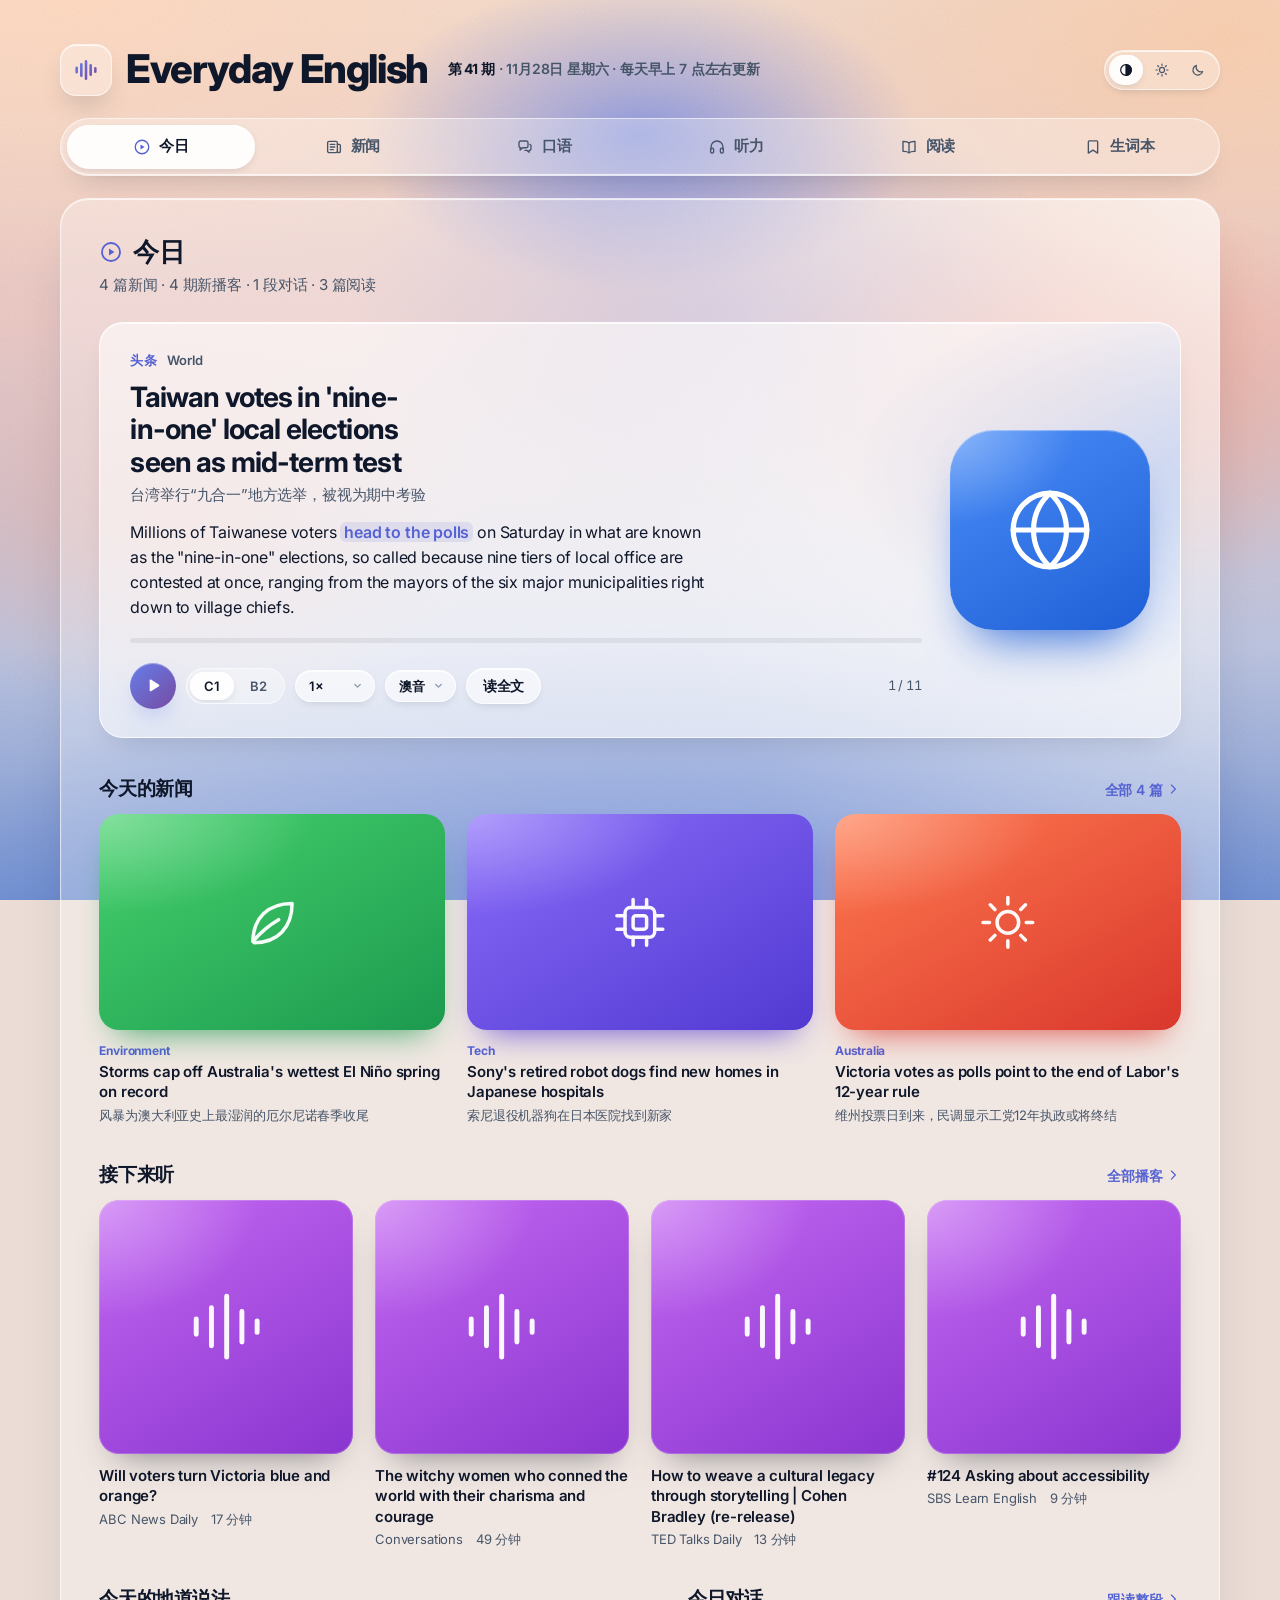
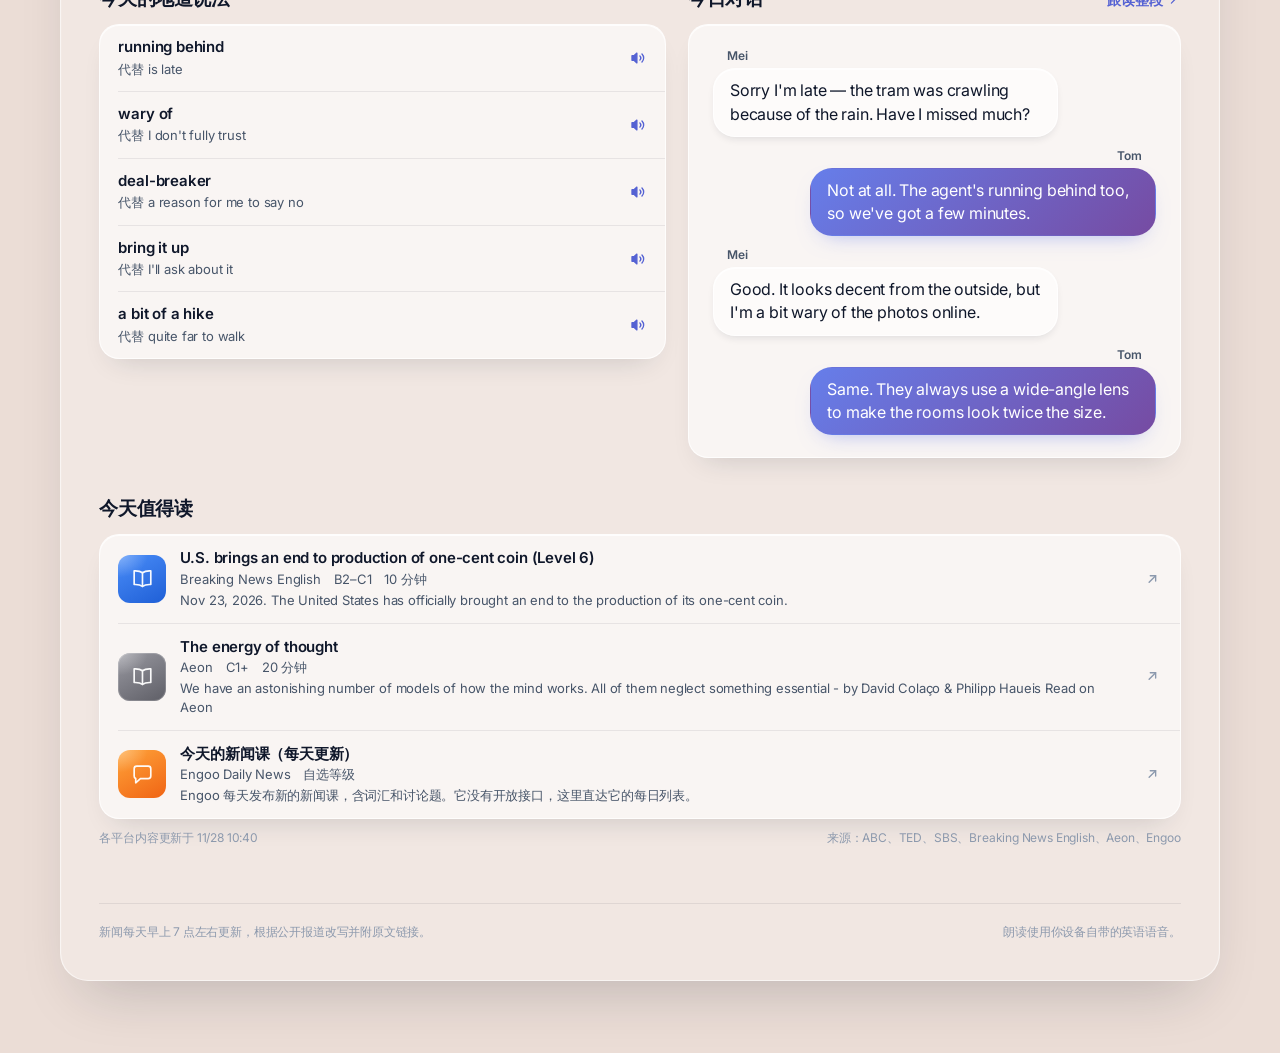
<file: site/index.html>
<!doctype html>
<html lang="zh-CN">
<head>
<meta charset="utf-8">
<meta name="viewport" content="width=device-width,initial-scale=1,viewport-fit=cover">
<title>Everyday English</title>
<meta name="description" content="每天更新的英语练习：分级新闻、地道口语、播客听力、点词阅读和生词本。">
<meta name="theme-color" content="#F2DACD" media="(prefers-color-scheme: light)">
<meta name="theme-color" content="#171428" media="(prefers-color-scheme: dark)">
<link rel="icon" href="assets/icon.svg" type="image/svg+xml">
<script>(function(){var d=document.documentElement,ua=navigator.userAgent||'';
try{var t=localStorage.getItem('ee.theme');if(t==='"light"'||t==='"dark"')d.dataset.theme=JSON.parse(t)}catch(e){}
if(/Windows/.test(ua))d.classList.add('win');
if(!/Mac|iPhone|iPad|iPod/.test(ua)){var l=document.createElement('link');l.rel='preload';l.as='font';l.type='font/woff2';l.crossOrigin='anonymous';l.href='assets/fonts/inter-latin.woff2';document.head.appendChild(l)}})()</script>
<link rel="stylesheet" href="assets/app.css">
<link rel="modulepreload" href="assets/js/main.js">
<link rel="modulepreload" href="assets/js/util.js">
<link rel="modulepreload" href="assets/js/state.js">
<link rel="modulepreload" href="assets/js/data.js">
<link rel="modulepreload" href="assets/js/tts.js">
<link rel="modulepreload" href="assets/js/store.js">
<link rel="modulepreload" href="assets/js/story.js">
<link rel="modulepreload" href="assets/js/audio.js">
<link rel="modulepreload" href="assets/js/popover.js">
<link rel="modulepreload" href="assets/js/rich.js">
<link rel="modulepreload" href="assets/js/content.js">
<link rel="modulepreload" href="assets/js/views/today.js">
<link rel="modulepreload" href="assets/js/views/news.js">
<link rel="modulepreload" href="assets/js/views/speak.js">
<link rel="modulepreload" href="assets/js/views/listen.js">
<link rel="modulepreload" href="assets/js/views/read.js">
<link rel="modulepreload" href="assets/js/views/words.js">
<link rel="preload" href="data/index.json" as="fetch" crossorigin>
<link rel="preload" href="data/feed.json" as="fetch" crossorigin>
</head>
<body>
<div class="bg" aria-hidden="true"></div>
<a class="sr" href="#view">跳到正文</a>
<div class="shell">
  <header class="top">
    <a class="brand" href="#/" aria-label="Everyday English 首页">
      <span class="brand-mark"><svg viewBox="0 0 24 24" aria-hidden="true"><defs><linearGradient id="markGrad" x1="0" y1="0" x2="1" y2="1"><stop offset="0" stop-color="#667EEA"/><stop offset="1" stop-color="#764BA2"/></linearGradient></defs><path d="M4 10v4M8 7v10M12 4.5v15M16 8v8M20 10.5v3"/></svg></span>
      <span class="brand-text">Everyday English</span>
    </a>
    <p class="status" id="status"></p>
    <div class="theme" role="group" aria-label="外观" id="theme"></div>
  </header>
  <nav class="nav" id="nav" aria-label="栏目"></nav>
  <main class="main" id="view" tabindex="-1"></main>
</div>
<div class="mini" id="mini" hidden></div>
<noscript><p style="padding:24px">这个网站需要开启 JavaScript。</p></noscript>
<script type="module" src="assets/js/main.js"></script>
</body>
</html>
</file>
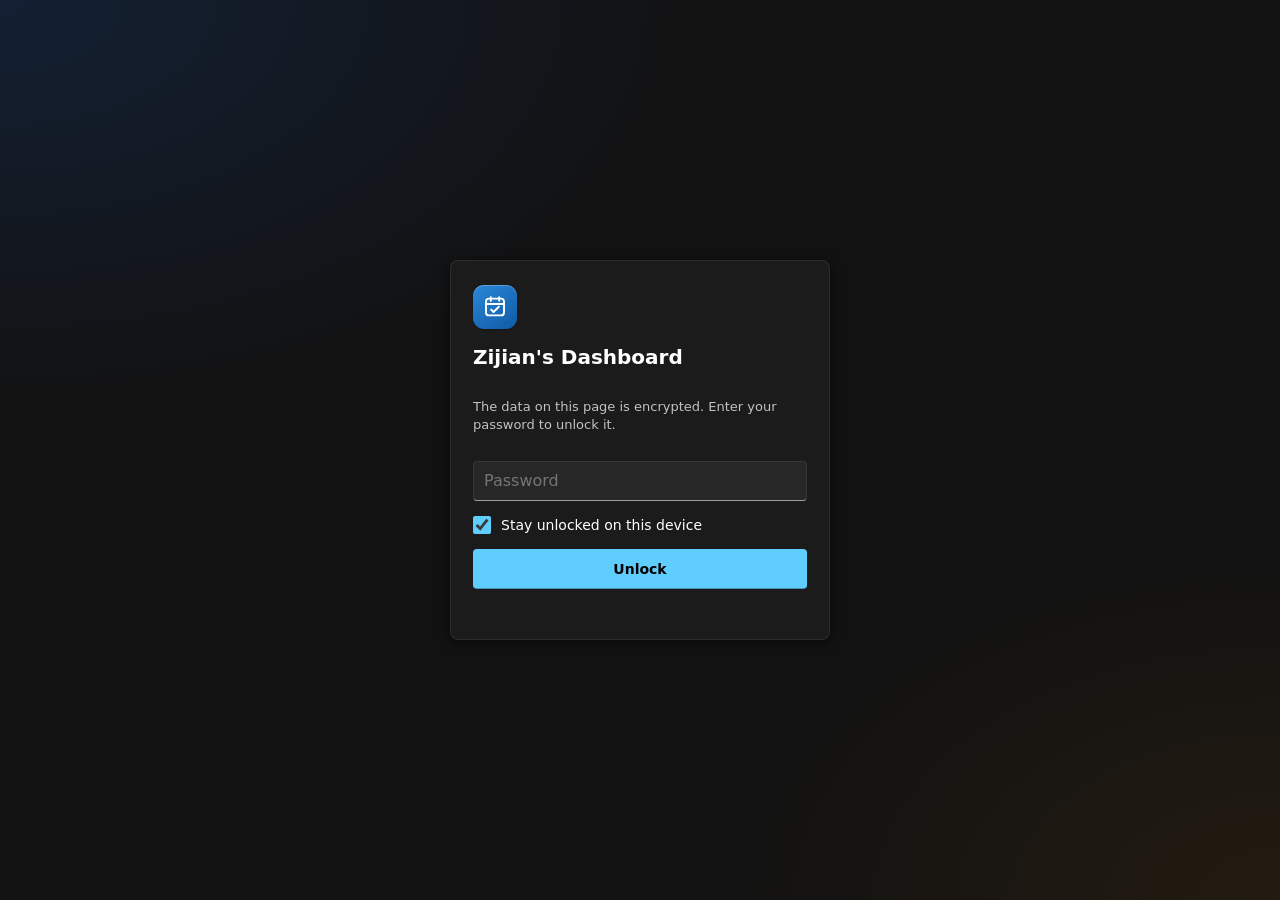
<file: site/dashboard/index.html>
<!doctype html>
<html lang="en">
<head>
<meta charset="utf-8">
<meta name="viewport" content="width=device-width,initial-scale=1,viewport-fit=cover">
<meta name="robots" content="noindex,nofollow">
<title>Zijian's Dashboard</title>
<meta name="theme-color" content="#121212">
<meta name="apple-mobile-web-app-capable" content="yes">
<meta name="mobile-web-app-capable" content="yes">
<meta name="apple-mobile-web-app-status-bar-style" content="black-translucent">
<meta name="apple-mobile-web-app-title" content="Dashboard">
<meta name="format-detection" content="telephone=no">
<link rel="manifest" href="manifest.webmanifest">
<link rel="apple-touch-icon" href="icon-180.png">
<link rel="icon" href="icon-192.png" type="image/png">
<style>:root{box-sizing:border-box;padding-top:env(safe-area-inset-top,0px);padding-bottom:env(safe-area-inset-bottom,0px);padding-left:env(safe-area-inset-left,0px);padding-right:env(safe-area-inset-right,0px)}html{scroll-padding-top:env(safe-area-inset-top,0px)}body{margin:0;padding:0}img{max-width:100%}[hidden]:not([hidden=until-found i]){display:none!important}</style>
</head>
<body>
<style>
/* Layout: a Windows 11 app window. Title bar; four summary tiles (next deadline, departure, semester, AUD rates);
   a full-width 9-week timeline; three working panes (deadlines, itinerary, prep) that scroll inside a one-screen
   grid on desktop and stack on smaller screens. Encoding: solid = real or booked, hollow/dashed = sample or not booked. */
:root{
  --mica:#f3f3f3;
  --tint-a:#dbe6f6;
  --tint-b:#f3e8d6;
  --card:rgba(255,255,255,.72);
  --card-solid:#fbfbfb;
  --card-stroke:rgba(0,0,0,.065);
  --shadow:0 2px 6px rgba(0,0,0,.04),0 1px 2px rgba(0,0,0,.05);
  --layer:#f6f6f6;
  --fill-subtle:rgba(0,0,0,.04);
  --fill-subtle-2:rgba(0,0,0,.025);
  --control:rgba(255,255,255,.75);
  --control-hover:rgba(249,249,249,.6);
  --control-stroke:rgba(0,0,0,.06);
  --control-stroke-2:rgba(0,0,0,.16);
  --ctl-strong:rgba(0,0,0,.6);
  --divider:rgba(0,0,0,.08);
  --text-1:#1b1b1b;
  --text-2:#5c5c5c;
  --text-3:#8a8a8a;
  --accent:#005fb8;
  --accent-hover:#1a6fc0;
  --on-accent:#ffffff;
  --accent-soft:rgba(0,95,184,.09);
  --mark-due:#005fb8;
  --trip:#eda100;
  --trip-wash:rgba(237,161,0,.2);
  --band:rgba(0,0,0,.032);
  --band-2:rgba(0,0,0,.06);
  --success:#0f7b0f; --success-bg:#dff6dd;
  --caution:#9d5d00; --caution-bg:#fff4ce;
  --critical:#c42b1c; --critical-bg:#fde7e9;
  --dot-warn:#e9a100; --dot-serious:#e5712f; --dot-critical:#c42b1c; --dot-good:#0f7b0f;
  --on-status:#ffffff;
  --check:url("data:image/svg+xml,%3Csvg xmlns='http://www.w3.org/2000/svg' viewBox='0 0 20 20'%3E%3Cpath d='M5.5 10.5l3 3 6-7' fill='none' stroke='white' stroke-width='1.8' stroke-linecap='round' stroke-linejoin='round'/%3E%3C/svg%3E");
  --font:"Segoe UI Variable Text","Segoe UI Variable","Segoe UI",system-ui,-apple-system,"Helvetica Neue",sans-serif;
  --font-display:"Segoe UI Variable Display","Segoe UI Variable","Segoe UI",system-ui,-apple-system,"Helvetica Neue",sans-serif;
  --font-mono:"Cascadia Mono","Cascadia Code",Consolas,ui-monospace,"SFMono-Regular",Menlo,monospace;
}
@media (prefers-color-scheme: dark){
  :root:not([data-theme="light"]){
    --mica:#202020; --tint-a:#1a2433; --tint-b:#2a2217;
    --card:rgba(44,44,44,.7); --card-solid:#2b2b2b; --card-stroke:rgba(255,255,255,.075);
    --shadow:0 2px 8px rgba(0,0,0,.28); --layer:#272727;
    --fill-subtle:rgba(255,255,255,.065); --fill-subtle-2:rgba(255,255,255,.04);
    --control:rgba(255,255,255,.06); --control-hover:rgba(255,255,255,.09); --control-stroke:rgba(255,255,255,.07); --control-stroke-2:rgba(255,255,255,.1);
    --ctl-strong:rgba(255,255,255,.55); --divider:rgba(255,255,255,.08);
    --text-1:#ffffff; --text-2:#c5c5c5; --text-3:#8d8d8d;
    --accent:#60cdff; --accent-hover:#5ab9e6; --on-accent:#000000; --accent-soft:rgba(96,205,255,.12);
    --mark-due:#3a96dd; --trip:#c98500; --trip-wash:rgba(201,133,0,.24);
    --band:rgba(255,255,255,.03); --band-2:rgba(255,255,255,.065);
    --success:#6ccb5f; --success-bg:#393d1b; --caution:#fce100; --caution-bg:#433519; --critical:#ff99a4; --critical-bg:#442726;
    --dot-warn:#fce100; --dot-serious:#f7894a; --dot-critical:#ff99a4; --dot-good:#6ccb5f; --on-status:#000000;
    --check:url("data:image/svg+xml,%3Csvg xmlns='http://www.w3.org/2000/svg' viewBox='0 0 20 20'%3E%3Cpath d='M5.5 10.5l3 3 6-7' fill='none' stroke='black' stroke-width='1.8' stroke-linecap='round' stroke-linejoin='round'/%3E%3C/svg%3E");
    color-scheme:dark;
  }
}
:root[data-theme="dark"]{
  --mica:#202020; --tint-a:#1a2433; --tint-b:#2a2217;
  --card:rgba(44,44,44,.7); --card-solid:#2b2b2b; --card-stroke:rgba(255,255,255,.075);
  --shadow:0 2px 8px rgba(0,0,0,.28); --layer:#272727;
  --fill-subtle:rgba(255,255,255,.065); --fill-subtle-2:rgba(255,255,255,.04);
  --control:rgba(255,255,255,.06); --control-hover:rgba(255,255,255,.09); --control-stroke:rgba(255,255,255,.07); --control-stroke-2:rgba(255,255,255,.1);
  --ctl-strong:rgba(255,255,255,.55); --divider:rgba(255,255,255,.08);
  --text-1:#ffffff; --text-2:#c5c5c5; --text-3:#8d8d8d;
  --accent:#60cdff; --accent-hover:#5ab9e6; --on-accent:#000000; --accent-soft:rgba(96,205,255,.12);
  --mark-due:#3a96dd; --trip:#c98500; --trip-wash:rgba(201,133,0,.24);
  --band:rgba(255,255,255,.03); --band-2:rgba(255,255,255,.065);
  --success:#6ccb5f; --success-bg:#393d1b; --caution:#fce100; --caution-bg:#433519; --critical:#ff99a4; --critical-bg:#442726;
  --dot-warn:#fce100; --dot-serious:#f7894a; --dot-critical:#ff99a4; --dot-good:#6ccb5f; --on-status:#000000;
  --check:url("data:image/svg+xml,%3Csvg xmlns='http://www.w3.org/2000/svg' viewBox='0 0 20 20'%3E%3Cpath d='M5.5 10.5l3 3 6-7' fill='none' stroke='black' stroke-width='1.8' stroke-linecap='round' stroke-linejoin='round'/%3E%3C/svg%3E");
  color-scheme:dark;
}
/* The page's own skin wins over the system and viewer theme: dark by default, light on request. */
:root[data-skin="dark"]{
  --mica:#121212; --tint-a:#132033; --tint-b:#231b10;
  --card:rgba(31,31,31,.8); --card-solid:#1f1f1f; --card-stroke:rgba(255,255,255,.075);
  --shadow:0 2px 12px rgba(0,0,0,.5); --layer:#1a1a1a;
  --fill-subtle:rgba(255,255,255,.065); --fill-subtle-2:rgba(255,255,255,.035);
  --control:rgba(255,255,255,.055); --control-hover:rgba(255,255,255,.085); --control-stroke:rgba(255,255,255,.07); --control-stroke-2:rgba(255,255,255,.1);
  --ctl-strong:rgba(255,255,255,.55); --divider:rgba(255,255,255,.075);
  --text-1:#ffffff; --text-2:#c2c2c2; --text-3:#8a8a8a;
  --accent:#60cdff; --accent-hover:#5ab9e6; --on-accent:#000000; --accent-soft:rgba(96,205,255,.12);
  --mark-due:#3a96dd; --trip:#c98500; --trip-wash:rgba(201,133,0,.24);
  --band:rgba(255,255,255,.028); --band-2:rgba(255,255,255,.06);
  --success:#6ccb5f; --success-bg:#2e3318; --caution:#fce100; --caution-bg:#3a2e14; --critical:#ff99a4; --critical-bg:#3d2222;
  --dot-warn:#fce100; --dot-serious:#f7894a; --dot-critical:#ff99a4; --dot-good:#6ccb5f; --on-status:#000000;
  --check:url("data:image/svg+xml,%3Csvg xmlns='http://www.w3.org/2000/svg' viewBox='0 0 20 20'%3E%3Cpath d='M5.5 10.5l3 3 6-7' fill='none' stroke='black' stroke-width='1.8' stroke-linecap='round' stroke-linejoin='round'/%3E%3C/svg%3E");
  color-scheme:dark;
}
:root[data-skin="light"]{
  --mica:#f3f3f3; --tint-a:#dbe6f6; --tint-b:#f3e8d6;
  --card:rgba(255,255,255,.72); --card-solid:#fbfbfb; --card-stroke:rgba(0,0,0,.065);
  --shadow:0 2px 6px rgba(0,0,0,.04),0 1px 2px rgba(0,0,0,.05); --layer:#f6f6f6;
  --fill-subtle:rgba(0,0,0,.04); --fill-subtle-2:rgba(0,0,0,.025);
  --control:rgba(255,255,255,.75); --control-hover:rgba(249,249,249,.6); --control-stroke:rgba(0,0,0,.06); --control-stroke-2:rgba(0,0,0,.16);
  --ctl-strong:rgba(0,0,0,.6); --divider:rgba(0,0,0,.08);
  --text-1:#1b1b1b; --text-2:#5c5c5c; --text-3:#8a8a8a;
  --accent:#005fb8; --accent-hover:#1a6fc0; --on-accent:#ffffff; --accent-soft:rgba(0,95,184,.09);
  --mark-due:#005fb8; --trip:#eda100; --trip-wash:rgba(237,161,0,.2);
  --band:rgba(0,0,0,.032); --band-2:rgba(0,0,0,.06);
  --success:#0f7b0f; --success-bg:#dff6dd; --caution:#9d5d00; --caution-bg:#fff4ce; --critical:#c42b1c; --critical-bg:#fde7e9;
  --dot-warn:#e9a100; --dot-serious:#e5712f; --dot-critical:#c42b1c; --dot-good:#0f7b0f; --on-status:#ffffff;
  --check:url("data:image/svg+xml,%3Csvg xmlns='http://www.w3.org/2000/svg' viewBox='0 0 20 20'%3E%3Cpath d='M5.5 10.5l3 3 6-7' fill='none' stroke='white' stroke-width='1.8' stroke-linecap='round' stroke-linejoin='round'/%3E%3C/svg%3E");
  color-scheme:light;
}
*{box-sizing:border-box}
html,body{height:100%}
.icon-btn{width:32px;height:32px;display:grid;place-items:center;padding:0;border-radius:4px;border:1px solid transparent;background:transparent;color:var(--text-1);cursor:pointer}
.icon-btn:hover{background:var(--fill-subtle)}
.icon-btn:active{opacity:.8}
.icon-btn svg{width:16px;height:16px}
:root:fullscreen .app{max-width:none}
body{margin:0;font:14px/20px var(--font);color:var(--text-1);background-color:var(--mica);
  background-image:radial-gradient(1100px 640px at 0% 0%,var(--tint-a),transparent 64%),radial-gradient(900px 560px at 100% 100%,var(--tint-b),transparent 62%);
  background-attachment:fixed;-webkit-font-smoothing:antialiased}
h1,h2,h3{margin:0;text-wrap:balance}
button,input,select{font:inherit;color:inherit}
a{color:var(--accent)}
:focus-visible{outline:2px solid var(--text-1);outline-offset:2px;border-radius:4px}
::-webkit-scrollbar{width:10px;height:10px}
::-webkit-scrollbar-thumb{background:var(--fill-subtle);border:3px solid transparent;border-radius:6px;background-clip:padding-box}
:hover::-webkit-scrollbar-thumb{background-color:var(--text-3)}
::-webkit-scrollbar-track{background:transparent}

/* app frame */
.app{min-height:100%;max-width:1680px;margin:0 auto;padding-inline:20px;padding-block:12px 20px;display:grid;gap:12px;grid-template-rows:auto auto auto auto}
@media (max-width:520px){.app{padding-inline:16px}}
@media (min-width:1180px) and (min-height:760px){
  .app{height:100%;grid-template-rows:auto auto auto minmax(0,1fr)}
  .panes{min-height:0}
  .pane{min-height:0;display:flex;flex-direction:column}
  .pane-body{flex:1;min-height:0;overflow:auto;margin-inline:-8px;padding-inline:8px}
}

/* title bar */
.titlebar{display:flex;align-items:center;justify-content:space-between;gap:10px 20px;flex-wrap:wrap;padding-block:4px}
.app-id{display:flex;align-items:center;gap:12px;min-width:0}
.app-icon{width:32px;height:32px;flex:none;display:grid;place-items:center;border-radius:8px;background:linear-gradient(145deg,#2b88d8,#0f5aa6);box-shadow:0 1px 2px rgba(0,0,0,.2),inset 0 1px 0 rgba(255,255,255,.25)}
.app-icon svg{width:18px;height:18px}
.titlebar h1{font:600 20px/28px var(--font-display)}
.titlebar p{margin:0;font-size:12px;line-height:16px;color:var(--text-2)}
.tb-right{display:flex;align-items:center;gap:8px;flex-wrap:wrap}
.chip{display:inline-flex;align-items:center;gap:7px;height:30px;padding:0 12px;border-radius:15px;background:var(--card);border:1px solid var(--card-stroke);font-size:12px;color:var(--text-2);-webkit-backdrop-filter:blur(20px);backdrop-filter:blur(20px)}
.chip i{width:8px;height:8px;border-radius:50%;background:var(--text-3)}
.chip[data-s="live"] i{background:var(--dot-good)}
.chip[data-s="cached"] i{background:var(--dot-warn)}
.chip b{font:600 14px/20px var(--font);color:var(--text-1);font-variant-numeric:tabular-nums}

/* surfaces */
.card{background:var(--card);border:1px solid var(--card-stroke);border-radius:8px;box-shadow:var(--shadow);-webkit-backdrop-filter:blur(28px) saturate(150%);backdrop-filter:blur(28px) saturate(150%);min-width:0}
@supports not ((backdrop-filter:blur(1px)) or (-webkit-backdrop-filter:blur(1px))){.card,.chip{background:var(--card-solid)}}
.card-h{display:flex;align-items:center;justify-content:space-between;gap:6px 12px;flex-wrap:wrap;margin-bottom:10px}
.ch-left{display:flex;align-items:center;gap:8px;min-width:0;flex-wrap:wrap}
.card-h h2{font:600 16px/22px var(--font)}
.ico{width:18px;height:18px;flex:none;color:var(--text-2)}
.meta{font-size:12px;line-height:16px;color:var(--text-2)}
.tag{display:inline-flex;align-items:center;height:20px;padding:0 7px;border-radius:4px;border:1px dashed var(--ctl-strong);font-size:11px;font-weight:600;letter-spacing:.02em;color:var(--text-2);white-space:nowrap}
.fine{margin:8px 0 0;font-size:12px;line-height:16px;color:var(--text-3)}
.empty{margin:0;padding:10px 0;color:var(--text-2)}
.stale{color:var(--critical)}

/* controls */
.btn{display:inline-flex;align-items:center;justify-content:center;gap:6px;min-height:32px;padding:5px 12px 6px;border-radius:4px;border:1px solid var(--control-stroke);border-bottom-color:var(--control-stroke-2);background:var(--control);color:var(--text-1);font-weight:600;font-size:14px;line-height:20px;cursor:pointer;white-space:nowrap}
.btn:hover{background:var(--control-hover)}
.btn:active{opacity:.8}
.btn.accent{background:var(--accent);color:var(--on-accent);border-color:transparent;border-bottom-color:rgba(0,0,0,.28)}
.btn.accent:hover{background:var(--accent-hover)}
.btn.danger{color:var(--critical)}
.btn[disabled]{opacity:.45;cursor:default}
.btn svg{width:14px;height:14px}
.input{min-height:32px;padding:5px 10px 6px;border-radius:4px;border:1px solid var(--control-stroke);border-bottom-color:var(--ctl-strong);background:var(--control);color:var(--text-1);font-size:14px;line-height:20px;min-width:0;width:100%}
.input:hover{background:var(--control-hover)}
.input:focus{outline:none;border-bottom:2px solid var(--accent);padding-bottom:5px;background:var(--card-solid)}
.input.mini{width:72px;min-height:28px;padding:3px 8px 4px;font-variant-numeric:tabular-nums}
.input.mini:focus{padding-bottom:3px}
.progress{height:4px;border-radius:2px;background:var(--fill-subtle);overflow:hidden}
.progress i{display:block;height:100%;width:0;border-radius:2px;background:var(--accent)}
.progress.trip i{background:var(--trip)}
.pill{display:inline-flex;align-items:center;gap:6px;font-family:var(--font-mono);font-size:12px;line-height:16px;font-variant-numeric:tabular-nums;white-space:nowrap;color:var(--text-1)}
.pill::before{content:"";width:8px;height:8px;border-radius:50%;background:var(--text-3)}
.pill[data-u="warn"]::before{background:var(--dot-warn)}
.pill[data-u="serious"]::before{background:var(--dot-serious)}
.pill[data-u="critical"]::before{background:var(--dot-critical)}
.pill[data-u="critical"]{color:var(--critical);font-weight:600}
.badge{display:inline-flex;align-items:center;gap:6px;height:22px;padding:0 9px;border-radius:11px;font-size:12px;font-weight:600;background:var(--fill-subtle);color:var(--text-1);white-space:nowrap}
.badge::before{content:"";width:6px;height:6px;border-radius:50%;background:var(--text-3)}
.badge[data-u="warn"]::before{background:var(--dot-warn)}
.badge[data-u="serious"]::before{background:var(--dot-serious)}
.badge[data-u="critical"]{background:var(--critical-bg);color:var(--critical)}
.badge[data-u="critical"]::before{background:var(--dot-critical)}
.badge[data-u="calm"]::before{background:var(--dot-good)}
.state{display:inline-flex;align-items:center;gap:7px;min-height:28px;padding:3px 10px 4px;border-radius:4px;border:1px solid var(--control-stroke);border-bottom-color:var(--control-stroke-2);background:var(--control);font-size:12px;font-weight:600;line-height:16px;cursor:pointer;white-space:nowrap}
.state:hover{background:var(--control-hover)}
.state::before{content:"";width:10px;height:10px;border-radius:50%;border:1.5px solid var(--ctl-strong);box-sizing:border-box;flex:none}
.state[data-s="doing"]::before{background:linear-gradient(90deg,var(--ctl-strong) 50%,transparent 50%)}
.state[data-s="done"]::before,.state[data-s="booked"]::before{background:var(--dot-good);border-color:var(--dot-good)}
.state[data-s="planned"]::before{border-style:dashed}
.state[disabled]{cursor:default;opacity:.7}

/* tiles */
.tiles{display:grid;grid-template-columns:repeat(4,minmax(0,1fr));gap:12px}
@media (max-width:1179px){.tiles{grid-template-columns:repeat(2,minmax(0,1fr))}}
@media (max-width:620px){.tiles{grid-template-columns:minmax(0,1fr)}}
.tile{padding:12px 16px 14px;display:flex;flex-direction:column;gap:6px}
.tile-body{display:flex;flex-direction:column;gap:3px;min-width:0}
.tile-body .progress{margin:7px 0 3px}
.tile-h{display:flex;align-items:center;gap:8px;font-size:12px;line-height:16px;font-weight:600;color:var(--text-2)}
.tile-h .ico{width:16px;height:16px}
.tile-h .grow{flex:1}
.big{font:600 40px/46px var(--font-display);letter-spacing:-.01em;display:flex;align-items:baseline;flex-wrap:wrap;gap:0 8px}
.big small{font:600 16px/22px var(--font);color:var(--text-2);letter-spacing:0}
.is-sample .big{color:var(--text-2)}
.t-line{font-weight:600;display:flex;flex-wrap:wrap;align-items:center;gap:4px 8px;overflow-wrap:anywhere}
.t-sub{font-size:12px;line-height:16px;color:var(--text-2)}
.code{font-family:var(--font-mono);font-size:12px;font-weight:600;color:var(--text-2);letter-spacing:.02em}
.fx-row{display:grid;grid-template-columns:36px minmax(0,1fr) auto 64px;align-items:center;gap:8px;padding:3px 0}
.fx-row .rate{font-weight:600;font-variant-numeric:tabular-nums}
.delta{font-family:var(--font-mono);font-size:12px;white-space:nowrap}
.delta.down{color:var(--critical)}
.delta.up{color:var(--success)}
.spark{display:block;width:64px;height:22px;overflow:visible;touch-action:pan-y}
.spark .sp-line{fill:none;stroke:var(--text-2);stroke-width:1.5;stroke-linejoin:round;stroke-linecap:round}
.spark .sp-area{fill:var(--text-2);opacity:.1}
.spark .sp-end{fill:var(--trip);stroke:var(--card-solid);stroke-width:1.5}
.spark .sp-cross{stroke:var(--text-3);stroke-width:1}
.spark .hit{fill:transparent;cursor:crosshair}
.conv{display:inline-flex;align-items:center;gap:6px;font-weight:400;color:var(--text-2)}
#fxOut{font-family:var(--font-mono);font-size:12px;line-height:16px;color:var(--text-1);font-variant-numeric:tabular-nums}

/* timeline */
.tl-card{padding:14px 16px 14px}
.tl-key{display:flex;flex-wrap:wrap;gap:4px 14px;margin:0;font-size:12px;line-height:16px;color:var(--text-2)}
.tl-key span{display:inline-flex;align-items:center;gap:6px}
.tl-key svg{width:12px;height:12px;flex:none}
.tl-key .lk-due{fill:var(--mark-due)}
.tl-key .lk-trip{fill:var(--trip)}
.tl-scroll{overflow-x:auto;overflow-y:hidden;-webkit-overflow-scrolling:touch}
.tl-hint{margin:6px 0 0;font-size:12px;color:var(--text-3)}
#timeline{display:block}
#timeline text{font-family:var(--font);font-size:11px;fill:var(--text-3)}
#timeline .wk{fill:var(--text-1);font-weight:600}
#timeline .grid{stroke:var(--divider);stroke-width:1}
#timeline .track{stroke:var(--divider);stroke-width:1}
#timeline .band-swot{fill:var(--band)}
#timeline .band-exam{fill:var(--band-2)}
#timeline .band-lbl{fill:var(--text-2);font-weight:600}
#timeline .rowlbl{fill:var(--text-3);font-weight:600;letter-spacing:.06em}
#timeline .due{fill:var(--mark-due);stroke:var(--card-solid);stroke-width:2}
#timeline .due.sample{fill:var(--card-solid);stroke:var(--mark-due);stroke-width:2;stroke-dasharray:3 2}
#timeline .due-lbl{fill:var(--text-1);font-family:var(--font-mono);font-weight:600;font-size:10.5px}
#timeline .leader{stroke:var(--text-3);stroke-width:1}
#timeline .trip-line{stroke:var(--trip);stroke-width:2}
#timeline .stay{fill:var(--trip)}
#timeline .stay.plan{fill:var(--trip-wash);stroke:var(--trip);stroke-width:1.5;stroke-dasharray:4 3}
#timeline .fly{fill:var(--trip);stroke:var(--card-solid);stroke-width:.8}
#timeline .fly.plan{fill:var(--card-solid);stroke:var(--trip);stroke-width:1.2}
#timeline .trip-lbl{fill:var(--text-2);font-weight:600}
#timeline .today{stroke:var(--accent);stroke-width:2}
#timeline .today-tag{fill:var(--accent)}
#timeline .today-txt{fill:var(--on-accent);font-weight:600}
#timeline .hit{fill:transparent}
#timeline .mk-g{cursor:pointer;outline:none}
#timeline .mk-g:focus-visible .hit{stroke:var(--text-1);stroke-width:2}
#timeline .none{fill:var(--text-2);font-size:13px}
.infobar{display:flex;gap:12px;align-items:flex-start;margin:8px 0 0;padding:8px 12px;border-radius:4px;border:1px solid var(--card-stroke)}
.infobar[data-k="good"]{background:var(--success-bg)}
.infobar[data-k="warn"]{background:var(--caution-bg)}
.infobar[data-k="bad"]{background:var(--critical-bg)}
.infobar svg{width:16px;height:16px;flex:none;margin-top:2px}
.infobar b{font-weight:600;margin-right:8px}

/* panes */
.panes{display:grid;gap:12px;grid-template-columns:minmax(0,1.15fr) minmax(0,1fr) minmax(0,.95fr)}
@media (max-width:1179px){.panes{grid-template-columns:repeat(2,minmax(0,1fr))}.pane.prep{grid-column:1 / -1}}
@media (max-width:760px){.panes{grid-template-columns:minmax(0,1fr)}}
.pane{padding:14px 16px 12px}
.note{display:flex;align-items:center;gap:8px;flex-wrap:wrap;margin:-2px 0 8px;font-size:12px;line-height:16px;color:var(--text-2)}
.list{list-style:none;margin:0;padding:0;display:grid;gap:2px}
.row{display:grid;grid-template-columns:minmax(0,1fr) auto auto;align-items:center;gap:4px 12px;padding:7px 8px;margin-inline:-8px;border-radius:4px}
.row:hover{background:var(--fill-subtle-2)}
.row-main{all:unset;box-sizing:border-box;cursor:pointer;display:grid;grid-template-columns:auto minmax(0,1fr);column-gap:10px;row-gap:1px;min-width:0;border-radius:4px}
.row-main:focus-visible{outline:2px solid var(--text-1);outline-offset:3px}
.row-main .mk{grid-row:1 / span 2;margin-top:5px}
.row-main .ttl{font-weight:600;overflow-wrap:anywhere}
.row-main .ttl .code{margin-right:6px}
.row-main .sub{font-size:12px;line-height:16px;color:var(--text-2);display:flex;flex-wrap:wrap;gap:2px 10px;align-items:center}
.mk{display:block;width:10px;height:10px;border-radius:50%;background:var(--mark-due)}
.mk.hollow{background:transparent;border:2px dashed var(--mark-due)}
.mk.sq{border-radius:2px}
.mk.done{background:var(--dot-good)}
@media (max-width:560px){
  .row{grid-template-columns:minmax(0,1fr) auto}
  .row .pill{grid-column:1;grid-row:2;justify-self:start;padding-left:20px}
  .row .state{grid-column:2;grid-row:1 / span 2}
}
details.expander{margin-top:8px;border-radius:4px;background:var(--fill-subtle-2);border:1px solid var(--card-stroke)}
details.expander summary{display:flex;align-items:center;justify-content:space-between;gap:8px;cursor:pointer;padding:8px 12px;font-weight:600;list-style:none;border-radius:4px}
details.expander summary::-webkit-details-marker{display:none}
details.expander summary::after{content:"";width:8px;height:8px;border-right:1.5px solid var(--text-2);border-bottom:1.5px solid var(--text-2);transform:rotate(45deg) translateY(-2px);transition:transform .15s}
details.expander[open] summary::after{transform:rotate(-135deg) translateY(-2px)}
details.expander .list{padding:0 12px 8px}
details.expander .row{margin-inline:-6px}
details.expander .row-main .ttl{color:var(--text-2)}

.stepper{list-style:none;margin:0;padding:0}
.leg{position:relative;display:grid;grid-template-columns:28px 64px minmax(0,1fr) auto;gap:2px 10px;align-items:start;padding:7px 0 9px}
.leg::before{content:"";position:absolute;left:13.5px;top:34px;bottom:-6px;width:1px;background:var(--divider)}
.leg:last-child::before{display:none}
.node{width:28px;height:28px;border-radius:50%;display:grid;place-items:center;background:var(--trip);color:#1b1b1b;position:relative;z-index:1}
.node svg{width:14px;height:14px;fill:currentColor}
.leg.open .node{background:var(--card-solid);border:1.5px dashed var(--trip);color:var(--trip)}
.leg .when{font-family:var(--font-mono);font-size:12px;line-height:16px;font-weight:600;color:var(--text-2);padding-top:6px;text-transform:uppercase;font-variant-numeric:tabular-nums}
.leg .what{min-width:0;padding-top:3px}
.leg .main{display:block;font-weight:600;overflow-wrap:anywhere}
.leg .main.codes{font-family:var(--font-mono);font-size:13px;letter-spacing:.04em}
.leg .lnote{display:block;font-size:12px;line-height:16px;color:var(--text-2)}
.leg .state{margin-top:1px}
.leg.past{opacity:.55}
@media (max-width:420px){.leg{grid-template-columns:28px 52px minmax(0,1fr);}.leg .state{grid-column:3;justify-self:start}}

.pane.prep .progress{margin:-2px 0 10px}
.checklist{list-style:none;margin:0;padding:0;display:grid;gap:2px}
.checklist li{display:flex;align-items:flex-start;gap:6px;padding:5px 8px;margin-inline:-8px;border-radius:4px}
.checklist li:hover{background:var(--fill-subtle-2)}
.checklist label{display:flex;gap:10px;align-items:flex-start;flex:1;min-width:0;cursor:pointer}
.checklist input[type="checkbox"]{-webkit-appearance:none;appearance:none;width:20px;height:20px;margin:0;flex:none;border-radius:4px;border:1px solid var(--ctl-strong);background:var(--control);cursor:pointer}
.checklist input[type="checkbox"]:hover{background:var(--fill-subtle)}
.checklist input[type="checkbox"]:checked{background:var(--accent) var(--check) center / 20px 20px no-repeat;border-color:var(--accent)}
.checklist input[type="checkbox"]:focus-visible{outline:2px solid var(--text-1);outline-offset:2px}
.checklist label span{padding-top:0;overflow-wrap:anywhere}
.checklist li.done label span{color:var(--text-3);text-decoration:line-through}
.x{all:unset;box-sizing:border-box;cursor:pointer;color:var(--text-3);height:24px;padding:0 6px;display:grid;place-items:center;border-radius:4px;font-size:12px;white-space:nowrap}
.x:hover{background:var(--fill-subtle);color:var(--text-1)}
.x:focus-visible{outline:2px solid var(--text-1)}
.x[data-armed]{color:var(--critical);font-weight:600}
@media (hover:hover){.checklist li .x{opacity:0}.checklist li:hover .x,.checklist li:focus-within .x,.checklist li .x[data-armed]{opacity:1}}
.addrow{display:flex;gap:8px;margin-top:10px}

/* dialog, tooltip, toast */
dialog.dlg{border:0;padding:0;border-radius:8px;background:var(--card-solid);color:var(--text-1);width:min(540px,calc(100% - 32px));box-shadow:0 32px 64px rgba(0,0,0,.19),0 2px 21px rgba(0,0,0,.15);outline:1px solid var(--card-stroke)}
dialog.dlg::backdrop{background:rgba(0,0,0,.3)}
dialog.dlg[open]:not(:modal){position:fixed;inset:0;margin:auto;z-index:40;height:fit-content}
.dlg-body{padding:22px 24px 20px;display:grid;gap:14px}
.dlg-body h3{font:600 20px/28px var(--font-display)}
.ed-grid{display:grid;grid-template-columns:repeat(2,minmax(0,1fr));gap:12px}
@media (max-width:520px){.ed-grid{grid-template-columns:minmax(0,1fr)}}
.field{display:grid;gap:6px;font-size:14px;color:var(--text-1);min-width:0}
.field select.input{appearance:auto}
.check{display:flex;gap:10px;align-items:center;cursor:pointer}
.check input{width:18px;height:18px;margin:0;accent-color:var(--accent)}
.dlg-foot{display:grid;grid-auto-flow:column;grid-auto-columns:1fr;gap:8px;padding:20px 24px;background:var(--layer);border-top:1px solid var(--card-stroke);border-radius:0 0 8px 8px}
.tip{position:fixed;z-index:50;pointer-events:none;background:var(--card-solid);color:var(--text-1);border:1px solid var(--card-stroke);border-radius:4px;box-shadow:0 4px 8px rgba(0,0,0,.14);font-size:12px;line-height:16px;padding:6px 9px 7px;max-width:280px}
.tip b{font-weight:600}
.toast{position:fixed;right:20px;bottom:calc(20px + env(safe-area-inset-bottom,0px));z-index:60;max-width:min(360px,calc(100% - 40px));display:flex;gap:10px;align-items:flex-start;background:var(--card-solid);color:var(--text-1);border:1px solid var(--card-stroke);border-radius:8px;box-shadow:0 8px 16px rgba(0,0,0,.14);padding:12px 16px}
.toast::before{content:"";width:4px;align-self:stretch;border-radius:2px;background:var(--accent);flex:none}
@media (prefers-reduced-motion: no-preference){
  .toast:not([hidden]){animation:rise .25s cubic-bezier(.1,.9,.2,1)}
  .progress i{transition:width .5s cubic-bezier(.1,.9,.2,1)}
  @keyframes rise{from{transform:translateY(12px);opacity:0}to{transform:none;opacity:1}}
}
/* iOS and touch screens: no zoom on input focus, bigger tap targets, no fixed background */
html{-webkit-text-size-adjust:100%;text-size-adjust:100%}
button,summary,label,a,input,select{-webkit-tap-highlight-color:transparent}
@media (pointer:coarse){
  body{background-attachment:scroll}
  .input,.input.mini{font-size:16px}
  .input.mini{width:84px}
  .icon-btn{width:40px;height:40px}
  .state{min-height:36px;padding:7px 12px 8px}
  .checklist input[type="checkbox"]{width:24px;height:24px}
  .x{height:32px;padding:0 10px}
}
@media (hover:none){.row:hover,.checklist li:hover{background:transparent}}

/* standalone page: lock screen, and a scrim under the iOS status bar */
.sb-scrim{position:fixed;top:0;left:0;right:0;height:env(safe-area-inset-top,0px);z-index:65;pointer-events:none}
:root.standalone .sb-scrim{background:rgba(18,18,18,.88);-webkit-backdrop-filter:blur(12px);backdrop-filter:blur(12px)}
.lock{position:fixed;inset:0;z-index:70;display:grid;place-items:center;padding:calc(24px + env(safe-area-inset-top,0px)) 16px calc(24px + env(safe-area-inset-bottom,0px));background-color:var(--mica);background-image:radial-gradient(1100px 640px at 0% 0%,var(--tint-a),transparent 64%),radial-gradient(900px 560px at 100% 100%,var(--tint-b),transparent 62%);overflow:auto}
.lock-card{width:min(380px,100%);padding:24px 22px 20px;display:grid;gap:14px}
.lock-card h2{font:600 20px/28px var(--font-display)}
.lock-card .meta{font-size:13px;line-height:18px}
.lock-icon{width:44px;height:44px;border-radius:11px}
.lock-icon svg{width:24px;height:24px}
.lock-card .input{font-size:16px;min-height:40px}
.lock-card .btn{min-height:40px}
.lock-card .fine{margin:0;min-height:16px;color:var(--critical)}
@media (max-width:520px){#clock + span{display:none}}
</style>
<script>try { document.documentElement.dataset.skin = localStorage.getItem("dash.skin") || "dark"; } catch (e) { document.documentElement.dataset.skin = "dark"; }</script>

<div class="sb-scrim" aria-hidden="true"></div>
<div class="app">
  <header class="titlebar">
    <div class="app-id">
      <span class="app-icon" aria-hidden="true"><svg viewBox="0 0 20 20"><rect x="2.5" y="3" width="15" height="14" rx="2.5" fill="none" stroke="#fff" stroke-width="1.6"/><path d="M2.5 7.5h15M6.5 1.8v3M13.5 1.8v3" stroke="#fff" stroke-width="1.6" stroke-linecap="round"/><path d="m6.8 12.2 2 2 4.4-4.4" fill="none" stroke="#fff" stroke-width="1.6" stroke-linecap="round" stroke-linejoin="round"/></svg></span>
      <div><h1>Zijian's Dashboard</h1><p id="dateLine">Loading today</p></div>
    </div>
    <div class="tb-right">
      <span class="chip" id="conn" data-s="connecting"><i aria-hidden="true"></i><span id="connTxt">Connecting</span></span>
      <span class="chip"><b id="clock">--:--</b><span>Melbourne</span></span>
      <button class="icon-btn" id="lockBtn" type="button" title="Lock this device" aria-label="Lock this device" hidden><svg viewBox="0 0 16 16" aria-hidden="true"><rect x="3" y="7" width="10" height="7" rx="1.6" fill="none" stroke="currentColor" stroke-width="1.4"/><path d="M5.5 7V5a2.5 2.5 0 0 1 5 0v2" fill="none" stroke="currentColor" stroke-width="1.4" stroke-linecap="round"/></svg></button>
      <button class="icon-btn" id="skinBtn" type="button" title="Switch to light" aria-label="Switch to light"><svg viewBox="0 0 16 16" aria-hidden="true"><path id="skinIco" fill="none" stroke="currentColor" stroke-width="1.4" stroke-linecap="round" stroke-linejoin="round" d="M8 4.8a3.2 3.2 0 1 0 0 6.4 3.2 3.2 0 0 0 0-6.4zM8 1v1.4M8 13.6V15M1 8h1.4M13.6 8H15M3 3l1 1M12 12l1 1M3 13l1-1M12 4l1-1"/></svg></button>
      <button class="icon-btn" id="fsBtn" type="button" title="Full screen (Esc to exit)" aria-label="Full screen"><svg viewBox="0 0 16 16" aria-hidden="true"><path id="fsIco" fill="none" stroke="currentColor" stroke-width="1.4" stroke-linecap="round" stroke-linejoin="round" d="M2.5 6V2.5H6M10 2.5h3.5V6M13.5 10v3.5H10M6 13.5H2.5V10"/></svg></button>
    </div>
  </header>

  <section class="tiles" aria-label="Summary">
    <article class="card tile" id="tileNext">
      <div class="tile-h"><svg class="ico" viewBox="0 0 20 20" aria-hidden="true"><circle cx="10" cy="10.5" r="7" fill="none" stroke="currentColor" stroke-width="1.5"/><path d="M10 6.5v4l2.6 1.6M3.5 3.5l2 -1.5M16.5 3.5l-2-1.5" fill="none" stroke="currentColor" stroke-width="1.5" stroke-linecap="round"/></svg><span class="grow">Next up</span><span class="badge" id="nextBadge" hidden></span></div>
      <div class="tile-body" id="nextBody"></div>
    </article>
    <article class="card tile" id="tileTrip">
      <div class="tile-h"><svg class="ico" viewBox="0 0 16 16" aria-hidden="true"><path fill="currentColor" d="M15 8c0-.6-.5-1-1-1h-3.6L7.2 2H5.8l1.7 5H4.2L3 5.5H2l.7 2.5L2 10.5h1l1.2-1.5h3.3l-1.7 5h1.4l3.2-5H14c.5 0 1-.4 1-1z"/></svg><span class="grow" id="tripName">Trip</span></div>
      <div class="tile-body" id="tripBody"></div>
    </article>
    <article class="card tile" id="tileSem">
      <div class="tile-h"><svg class="ico" viewBox="0 0 20 20" aria-hidden="true"><path d="M3 5.5 10 3l7 2.5L10 8z" fill="none" stroke="currentColor" stroke-width="1.5" stroke-linejoin="round"/><path d="M5.5 7v4.2c0 1.3 2 2.3 4.5 2.3s4.5-1 4.5-2.3V7M17 5.5V10" fill="none" stroke="currentColor" stroke-width="1.5" stroke-linecap="round"/></svg><span class="grow" id="semName">Semester</span></div>
      <div class="tile-body" id="semBody"></div>
    </article>
    <article class="card tile" id="tileFx">
      <div class="tile-h"><svg class="ico" viewBox="0 0 20 20" aria-hidden="true"><rect x="2.5" y="5" width="15" height="10" rx="2" fill="none" stroke="currentColor" stroke-width="1.5"/><circle cx="10" cy="10" r="2.2" fill="none" stroke="currentColor" stroke-width="1.5"/></svg><span class="grow">AUD rates</span><label class="conv" for="fxAmt"><input class="input mini" id="fxAmt" type="number" inputmode="decimal" min="0" step="any" value="100" aria-label="Amount in AUD to convert">AUD</label></div>
      <div id="fx"></div>
      <div id="fxOut" aria-live="polite"></div>
      <p class="fine" id="fxNote"></p>
    </article>
  </section>

  <section class="card tl-card" aria-labelledby="rwH">
    <div class="card-h">
      <div class="ch-left"><svg class="ico" viewBox="0 0 20 20" aria-hidden="true"><path d="M2.5 10h15" stroke="currentColor" stroke-width="1.5" stroke-linecap="round"/><circle cx="5.5" cy="10" r="1.8" fill="currentColor"/><circle cx="11" cy="10" r="1.8" fill="currentColor"/><rect x="14.2" y="8.2" width="3.6" height="3.6" rx=".8" fill="currentColor"/></svg><h2 id="rwH">Next 8 weeks</h2><span class="meta" id="rwMeta"></span></div>
      <p class="tl-key"><span><svg viewBox="0 0 12 12" aria-hidden="true"><circle cx="6" cy="6" r="5" class="lk-due"/></svg>Assignment</span><span><svg viewBox="0 0 12 12" aria-hidden="true"><rect x="1" y="1" width="10" height="10" rx="2" class="lk-due"/></svg>Exam, test, interview or class task</span><span><svg viewBox="0 0 16 12" aria-hidden="true"><rect x="1" y="2" width="14" height="8" rx="3" class="lk-trip"/></svg>Stay</span><span><svg viewBox="0 0 16 16" aria-hidden="true"><path d="M15 8c0-.6-.5-1-1-1h-3.6L7.2 2H5.8l1.7 5H4.2L3 5.5H2l.7 2.5L2 10.5h1l1.2-1.5h3.3l-1.7 5h1.4l3.2-5H14c.5 0 1-.4 1-1z" class="lk-trip"/></svg>Flight</span><span><svg viewBox="0 0 16 16" aria-hidden="true"><path fill-rule="evenodd" d="M5 1h6a2 2 0 0 1 2 2v7a2 2 0 0 1-2 2H5a2 2 0 0 1-2-2V3a2 2 0 0 1 2-2zM5 3v3h6V3zM5.5 8a1 1 0 1 0 0 2 1 1 0 1 0 0-2zM10.5 8a1 1 0 1 0 0 2 1 1 0 1 0 0-2zM4.6 12.6 3 15h1.6l1.6-2.4zM11.4 12.6 13 15h-1.6l-1.6-2.4z" class="lk-trip"/></svg>Train</span><span><i class="mk hollow" style="width:10px;height:10px" aria-hidden="true"></i>Hollow = sample or not booked</span></p>
    </div>
    <div class="tl-scroll" id="tlScroll"><svg id="timeline" role="img" aria-label="Timeline of deadlines, exam period and trip"></svg></div>
    <p class="tl-hint" id="tlHint" hidden>Scroll sideways to see the exam period and the trip.</p>
    <div class="infobar" id="tlNote" role="status" hidden></div>
  </section>

  <div class="panes">
    <section class="card pane" aria-labelledby="dlH">
      <div class="card-h">
        <div class="ch-left"><svg class="ico" viewBox="0 0 20 20" aria-hidden="true"><path d="m3 5.5 1.5 1.5L7 4.5M3 10.5 4.5 12 7 9.5M3 15.5 4.5 17 7 14.5M10 6h7M10 11h7M10 16h7" fill="none" stroke="currentColor" stroke-width="1.5" stroke-linecap="round" stroke-linejoin="round"/></svg><h2 id="dlH">Deadlines</h2><span class="meta" id="dlMeta"></span></div>
        <button class="btn accent" id="addBtn" type="button"><svg viewBox="0 0 16 16" aria-hidden="true"><path d="M8 3v10M3 8h10" stroke="currentColor" stroke-width="1.6" stroke-linecap="round"/></svg>Add</button>
      </div>
      <p class="note" id="sampleNote" hidden></p>
      <div class="pane-body">
        <ul class="list" id="items"></ul>
        <details class="expander" id="doneBox" hidden><summary id="doneSum">Done</summary><ul class="list" id="doneItems"></ul></details>
      </div>
    </section>

    <section class="card pane" aria-labelledby="trH">
      <div class="card-h">
        <div class="ch-left"><svg class="ico" viewBox="0 0 20 20" aria-hidden="true"><path d="M7.5 3.5 2.5 5.5v11l5-2 5 2 5-2v-11l-5 2-5-2zM7.5 3.5v11M12.5 5.5v11" fill="none" stroke="currentColor" stroke-width="1.5" stroke-linejoin="round"/></svg><h2 id="trH">Itinerary</h2><span class="meta" id="tripMeta"></span></div>
      </div>
      <div class="pane-body">
        <ol class="stepper" id="legs"></ol>
        <p class="fine" id="legsNote" hidden></p>
      </div>
    </section>

    <section class="card pane prep" aria-labelledby="prH">
      <div class="card-h">
        <div class="ch-left"><svg class="ico" viewBox="0 0 20 20" aria-hidden="true"><rect x="4" y="3.5" width="12" height="14" rx="2" fill="none" stroke="currentColor" stroke-width="1.5"/><path d="M7.5 2.5h5v2.5h-5zM7 10l2 2 4-4" fill="none" stroke="currentColor" stroke-width="1.5" stroke-linecap="round" stroke-linejoin="round"/></svg><h2 id="prH">Before you fly</h2><span class="tag" id="prepTag" hidden>Suggested</span></div>
        <span class="meta" id="prepCount"></span>
      </div>
      <div class="progress trip" aria-hidden="true"><i id="prepBar"></i></div>
      <div class="pane-body"><ul class="checklist" id="prep"></ul></div>
      <form class="addrow" id="prepForm"><input class="input" id="prepNew" maxlength="120" autocomplete="off" placeholder="Add a to-do" aria-label="New to-do"><button class="btn" type="submit" id="prepAdd">Add</button></form>
    </section>
  </div>
</div>

<div class="lock" id="lock" hidden>
  <form class="card lock-card" id="lockForm">
    <span class="app-icon lock-icon" aria-hidden="true"><svg viewBox="0 0 20 20"><rect x="2.5" y="3" width="15" height="14" rx="2.5" fill="none" stroke="#fff" stroke-width="1.6"/><path d="M2.5 7.5h15M6.5 1.8v3M13.5 1.8v3" stroke="#fff" stroke-width="1.6" stroke-linecap="round"/><path d="m6.8 12.2 2 2 4.4-4.4" fill="none" stroke="#fff" stroke-width="1.6" stroke-linecap="round" stroke-linejoin="round"/></svg></span>
    <h2>Zijian's Dashboard</h2>
    <p class="meta">The data on this page is encrypted. Enter your password to unlock it.</p>
    <input type="text" name="username" value="dashboard" autocomplete="username" hidden>
    <input class="input" id="lockPw" name="password" type="password" autocomplete="current-password" placeholder="Password" aria-label="Password">
    <label class="check" for="lockKeep"><input type="checkbox" id="lockKeep" checked>Stay unlocked on this device</label>
    <button class="btn accent" type="submit" id="lockGo">Unlock</button>
    <p class="fine" id="lockErr" role="alert"></p>
  </form>
</div>

<dialog class="dlg" id="editor" aria-labelledby="edHead">
  <form id="edForm" novalidate>
    <div class="dlg-body">
      <h3 id="edHead">New deadline</h3>
      <div class="ed-grid">
        <label class="field" for="edUnit">Unit<input class="input" id="edUnit" maxlength="12" autocomplete="off" placeholder="FIT1234"></label>
        <label class="field" for="edName">Title<input class="input" id="edName" maxlength="80" autocomplete="off" placeholder="Assignment 3"></label>
        <label class="field" for="edDue">Due, Melbourne time<input class="input" id="edDue" type="datetime-local"></label>
        <label class="field" for="edWeight">Weight % of unit<input class="input" id="edWeight" type="number" min="0" max="100" step="1" inputmode="numeric"></label>
        <label class="field" for="edKind">Type<select class="input" id="edKind"><option value="assignment">Assignment</option><option value="exam">Exam</option><option value="test">Test</option><option value="interview">Interview</option><option value="class">In-class task</option></select></label>
        <label class="field" for="edStatus">Status<select class="input" id="edStatus"><option value="todo">To do</option><option value="doing">In progress</option><option value="done">Submitted or done</option></select></label>
      </div>
      <label class="check" for="edConfirmed"><input type="checkbox" id="edConfirmed">This is the real due date</label>
    </div>
    <div class="dlg-foot"><button class="btn accent" type="submit" id="edSave">Save</button><button class="btn danger" type="button" id="edDelete">Delete</button><button class="btn" type="button" id="edClose">Cancel</button></div>
  </form>
</dialog>
<div class="tip" id="tip" hidden></div>
<div class="toast" id="toast" role="status" aria-live="polite" hidden><span id="toastTxt"></span></div>

<script>
(() => {
  "use strict";
  const TZ = "Australia/Melbourne";
  const DAY = 864e5;
  const $ = (s, r = document) => r.querySelector(s);
  const el = (tag, cls, txt) => { const e = document.createElement(tag); if (cls) e.className = cls; if (txt != null) e.textContent = txt; return e; };
  const NS = "http://www.w3.org/2000/svg";
  const sv = (tag, attrs, parent) => { const e = document.createElementNS(NS, tag); for (const k in attrs || {}) e.setAttribute(k, attrs[k]); if (parent) parent.appendChild(e); return e; };
  const store = { get(k) { try { return localStorage.getItem(k); } catch { return null; } }, set(k, v) { try { localStorage.setItem(k, v); } catch {} } };

  const S = {
    db: null, board: null, items: [], legs: [], prep: [], fx: null,
    loaded: { board: false, items: false, legs: false, prep: false, fx: false },
    conn: "connecting", readOnly: false, editing: null, noRuntime: false, dueTouched: false,
    locked: true, fresh: false, dataAt: null, priv: null, liveFx: null, baseFx: null
  };

  /* ---------- time: every calendar calculation happens in Melbourne time ---------- */
  const partsFmt = new Intl.DateTimeFormat("en-AU", { timeZone: TZ, year: "numeric", month: "2-digit", day: "2-digit", hour: "2-digit", minute: "2-digit", hourCycle: "h23" });
  function mparts(d) { const o = {}; for (const p of partsFmt.formatToParts(d)) o[p.type] = p.value; return { y: +o.year, mo: +o.month, d: +o.day, h: (+o.hour) % 24, mi: +o.minute }; }
  const ymd = (y, m, d) => Math.round(Date.UTC(y, m - 1, d) / DAY);
  const dayNum = s => { const [y, m, d] = String(s).slice(0, 10).split("-").map(Number); return ymd(y, m, d); };
  const melbDay = date => { const p = mparts(date); return ymd(p.y, p.mo, p.d) + (p.h * 60 + p.mi) / 1440; };
  const todayNum = () => Math.floor(melbDay(new Date()));
  const dow = n => new Date(n * DAY).getUTCDay();
  const MON = ["Jan", "Feb", "Mar", "Apr", "May", "Jun", "Jul", "Aug", "Sep", "Oct", "Nov", "Dec"];
  const WD = ["Sun", "Mon", "Tue", "Wed", "Thu", "Fri", "Sat"];
  const WDL = ["Sunday", "Monday", "Tuesday", "Wednesday", "Thursday", "Friday", "Saturday"];
  const MONL = ["January", "February", "March", "April", "May", "June", "July", "August", "September", "October", "November", "December"];
  const z2 = n => String(n).padStart(2, "0");
  function dayLabel(n, wd) { const d = new Date(n * DAY); return `${wd ? WD[d.getUTCDay()] + " " : ""}${d.getUTCDate()} ${MON[d.getUTCMonth()]}`; }
  function rangeLabel(a, b) { const da = new Date(a * DAY), db = new Date(b * DAY); return da.getUTCMonth() === db.getUTCMonth() ? `${da.getUTCDate()}–${dayLabel(b)}` : `${dayLabel(a)} – ${dayLabel(b)}`; }
  function dueLabel(iso) { const p = mparts(new Date(iso)); return `${dayLabel(ymd(p.y, p.mo, p.d), true)}, ${z2(p.h)}:${z2(p.mi)}`; }
  function dueText(it) {
    if (!it || !it.due) return "No date yet";
    return it.allDay ? `${dayLabel(Math.floor(melbDay(new Date(it.due))), true)}, time not set` : dueLabel(it.due);
  }
  const isEvent = it => !!it && !!it.kind && it.kind !== "assignment";
  const isMove = l => !!l && (l.kind === "flight" || l.kind === "train");
  function offsetMin(date) { const p = mparts(date); const wall = Date.UTC(p.y, p.mo - 1, p.d, p.h, p.mi); return Math.round((wall - Math.floor(date.getTime() / 6e4) * 6e4) / 6e4); }
  function localToISO(v) {
    const m = /^(\d{4})-(\d{2})-(\d{2})T(\d{2}):(\d{2})/.exec(v || ""); if (!m) return null;
    const wall = Date.UTC(+m[1], +m[2] - 1, +m[3], +m[4], +m[5]);
    let off = offsetMin(new Date(wall - 600 * 6e4));
    off = offsetMin(new Date(wall - off * 6e4));
    const a = Math.abs(off);
    return `${m[1]}-${m[2]}-${m[3]}T${m[4]}:${m[5]}:00${off < 0 ? "-" : "+"}${z2(Math.floor(a / 60))}:${z2(a % 60)}`;
  }
  function isoToLocal(iso) { const p = mparts(new Date(iso)); return `${p.y}-${z2(p.mo)}-${z2(p.d)}T${z2(p.h)}:${z2(p.mi)}`; }
  function relStamp(iso) {
    const d = new Date(iso); if (isNaN(d)) return "";
    const n = Math.floor(melbDay(d)), t = todayNum(), p = mparts(d), hm = `${z2(p.h)}:${z2(p.mi)}`;
    return n === t ? `today ${hm}` : n === t - 1 ? `yesterday ${hm}` : `${dayLabel(n)} ${hm}`;
  }
  function cdShort(ms) {
    if (ms <= 0) { const d = Math.floor(-ms / DAY); return d >= 1 ? `Overdue ${d}d` : "Overdue"; }
    const m = Math.floor(ms / 6e4), h = Math.floor(m / 60), d = Math.floor(h / 24);
    if (d >= 2) return `${d}d ${h % 24}h`;
    if (h >= 1) return `${h}h ${m % 60}m`;
    return `${m}m`;
  }
  function cdBig(ms) {
    if (ms <= 0) { const h = Math.floor(-ms / 36e5); if (h < 24) return [String(h), h === 1 ? "hour overdue" : "hours overdue", ""]; const d = Math.floor(h / 24); return [String(d), d === 1 ? "day overdue" : "days overdue", ""]; }
    const m = Math.floor(ms / 6e4), h = Math.floor(m / 60), d = Math.floor(h / 24);
    if (d >= 2) return [String(d), "days", `${h % 24} h`];
    if (h >= 1) return [String(h), h === 1 ? "hour" : "hours", `${m % 60} min`];
    return [String(m), "min", ""];
  }
  const urg = ms => ms <= 0 ? "critical" : ms <= 3 * DAY ? "serious" : ms <= 7 * DAY ? "warn" : "calm";

  function phase(sem, t) {
    if (!sem || !sem.teachingStart || !sem.teachingEnd) return null;
    const s = dayNum(sem.teachingStart), tE = dayNum(sem.teachingEnd);
    const bS = sem.breakStart ? dayNum(sem.breakStart) : null, bE = sem.breakEnd ? dayNum(sem.breakEnd) : null;
    const hasBreak = bS != null && bE != null && bS > s && bS < tE;
    const total = Math.floor((tE - s) / 7) + 1 - (hasBreak ? 1 : 0);
    if (t < s) return { label: "Before teaching starts", short: "", total };
    if (hasBreak && t >= bS && t <= bE + 2) return { label: "Mid-semester break", short: "Break", total };
    if (t <= tE + 2) { const w = Math.floor((t - s) / 7) + 1 - (hasBreak && t > bE ? 1 : 0); return { label: `Week ${w} of ${total}`, short: `W${w}`, week: w, total, left: tE - t }; }
    if (sem.swotStart && t >= dayNum(sem.swotStart) && t <= dayNum(sem.swotEnd) + 2) return { label: "SWOT VAC", short: "SWOT", total };
    if (sem.examStart && t >= dayNum(sem.examStart) && t <= dayNum(sem.examEnd)) { const a = dayNum(sem.examStart), b = dayNum(sem.examEnd); return { label: `Exam period, day ${t - a + 1} of ${b - a + 1}`, short: "Exams", total }; }
    if (sem.examEnd && t > dayNum(sem.examEnd)) return { label: "Semester finished", short: "", total };
    return { label: "", short: "", total };
  }

  /* ---------- small UI helpers ---------- */
  const fmtNum = (v, dp) => Number(v).toLocaleString("en-AU", { minimumFractionDigits: dp, maximumFractionDigits: dp });
  let toastTimer = 0;
  function toast(msg) { $("#toastTxt").textContent = msg; const t = $("#toast"); t.hidden = false; clearTimeout(toastTimer); toastTimer = setTimeout(() => { t.hidden = true; }, 3400); }
  const tip = $("#tip");
  function showTip(cx, top, bottom, lines) {
    tip.replaceChildren();
    lines.filter(Boolean).forEach((l, i, a) => { tip.append(el(i ? "span" : "b", null, l)); if (i < a.length - 1) tip.append(document.createElement("br")); });
    tip.hidden = false;
    const w = tip.offsetWidth, h = tip.offsetHeight;
    tip.style.left = Math.min(Math.max(8, cx - w / 2), innerWidth - w - 8) + "px";
    tip.style.top = (top - h - 8 < 8 ? bottom + 8 : top - h - 8) + "px";
  }
  const hideTip = () => { tip.hidden = true; };
  const emptyNote = text => el("p", "empty", text);
  const loadingText = what => S.locked ? `Unlock to see your ${what}.` : `Loading your ${what}`;
  function reconcile(ul, list, build, patch) {
    const old = new Map([...ul.children].map(n => [n.dataset.key, n]));
    let prev = null;
    for (const item of list) {
      let n = old.get(item.id);
      if (n) old.delete(item.id); else { n = build(); n.dataset.key = item.id; }
      patch(n, item);
      const want = prev ? prev.nextSibling : ul.firstChild;
      if (n !== want) ul.insertBefore(n, want);
      prev = n;
    }
    old.forEach(n => n.remove());
  }
  const ICON = {
    good: '<svg viewBox="0 0 16 16" aria-hidden="true"><circle cx="8" cy="8" r="7.5" fill="var(--success)"/><path d="m4.8 8.3 2.2 2.2 4.2-4.6" fill="none" stroke="var(--on-status)" stroke-width="1.5" stroke-linecap="round" stroke-linejoin="round"/></svg>',
    warn: '<svg viewBox="0 0 16 16" aria-hidden="true"><circle cx="8" cy="8" r="7.5" fill="var(--caution)"/><path d="M8 4.2v4.6" stroke="var(--on-status)" stroke-width="1.6" stroke-linecap="round"/><circle cx="8" cy="11.4" r="1" fill="var(--on-status)"/></svg>',
    bad: '<svg viewBox="0 0 16 16" aria-hidden="true"><circle cx="8" cy="8" r="7.5" fill="var(--critical)"/><path d="m5.5 5.5 5 5m0-5-5 5" stroke="var(--on-status)" stroke-width="1.5" stroke-linecap="round"/></svg>'
  };
  const PLANE = "M15 8c0-.6-.5-1-1-1h-3.6L7.2 2H5.8l1.7 5H4.2L3 5.5H2l.7 2.5L2 10.5h1l1.2-1.5h3.3l-1.7 5h1.4l3.2-5H14c.5 0 1-.4 1-1z";
  const TRAIN = "M5 1h6a2 2 0 0 1 2 2v7a2 2 0 0 1-2 2H5a2 2 0 0 1-2-2V3a2 2 0 0 1 2-2zM5 3v3h6V3zM5.5 8a1 1 0 1 0 0 2 1 1 0 1 0 0-2zM10.5 8a1 1 0 1 0 0 2 1 1 0 1 0 0-2zM4.6 12.6 3 15h1.6l1.6-2.4zM11.4 12.6 13 15h-1.6l-1.6-2.4z";
  const BED = "M1.5 4.5v9M1.5 10h13v3.5M14.5 10V8.5a2 2 0 0 0-2-2H7v3.5M3.5 7.8a1.3 1.3 0 1 0 2.6 0 1.3 1.3 0 1 0-2.6 0";

  /* ---------- writes ---------- */
  const chains = new Map();
  function queue(path, fn) { const p = (chains.get(path) || Promise.resolve()).then(fn); chains.set(path, p.catch(() => {})); return p; }
  async function guard(fn, ok) {
    if (!S.db) { toast("Unlock the dashboard first."); return false; }
    if (S.readOnly) { toast("This board is read-only for you. Only its owner can change it."); return false; }
    try {
      await fn();
      if (!store.get("dash.localNote")) { store.set("dash.localNote", "1"); toast("Saved on this device. Changes made here don't sync back to Claude."); }
      else if (ok) toast(ok);
      return true;
    }
    catch (e) {
      const c = e && e.code;
      if (c === "invalid_argument") { S.readOnly = true; toast("This board is read-only for you. Only its owner can change it."); renderAll(); }
      else if (c === "quota_exceeded") toast("The board is full. Delete a few finished items, then try again.");
      else if (c === "resource_exhausted") toast("Too many changes at once. Wait a moment, then try again.");
      else toast("Couldn't save that. Check your connection and try again.");
      return false;
    }
  }

  /* ---------- title bar ---------- */
  const shortStamp = iso => { const d = new Date(iso); if (isNaN(d)) return ""; const n = Math.floor(melbDay(d)), t = todayNum(), q = mparts(d); return n === t ? `${z2(q.h)}:${z2(q.mi)}` : n === t - 1 ? "yesterday" : dayLabel(n); };
  function setConn(s) {
    S.conn = s; $("#conn").dataset.s = s;
    $("#connTxt").textContent = { connecting: "Loading", live: S.dataAt ? `Updated ${shortStamp(S.dataAt)}` : "Up to date", cached: S.dataAt ? `Offline · ${shortStamp(S.dataAt)}` : "Offline copy", none: "Locked", ended: "Couldn't load" }[s] || s;
    $("#conn").title = S.dataAt ? `Data from ${dueLabel(S.dataAt)}` : "";
  }
  function renderHeader() {
    const now = new Date(), p = mparts(now), t = ymd(p.y, p.mo, p.d), d = new Date(t * DAY);
    const sem = S.board && S.board.semester, ph = phase(sem, t);
    const bits = [`${WDL[d.getUTCDay()]} ${d.getUTCDate()} ${MONL[d.getUTCMonth()]}`];
    if (ph && ph.label) bits.push(ph.label + (sem.name ? `, ${sem.name}` : ""));
    $("#dateLine").textContent = bits.join(" · ");
    $("#clock").textContent = `${z2(p.h)}:${z2(p.mi)}`;
  }

  /* ---------- summary tiles ---------- */
  const STATUS = { todo: "To do", doing: "In progress", done: "Submitted" };
  const STATUS_EV = { todo: "To do", doing: "Preparing", done: "Done" };
  const stLabel = (it, s) => (isEvent(it) ? STATUS_EV : STATUS)[s];
  const NEXT = { todo: "doing", doing: "done", done: "todo" };
  const byDue = (a, b) => (a.due ? new Date(a.due).getTime() : Infinity) - (b.due ? new Date(b.due).getTime() : Infinity);
  const URG_LABEL = { critical: "Overdue", serious: "Due soon", warn: "This week", calm: "On track" };

  function bigNum(num, unit, rest) { const b = el("div", "big", num); if (unit) b.append(el("small", null, unit)); if (rest) b.append(el("small", null, rest)); return b; }

  function renderNextTile() {
    const body = $("#nextBody"), tile = $("#tileNext"), badge = $("#nextBadge");
    body.replaceChildren(); tile.classList.remove("is-sample"); badge.hidden = true;
    const active = S.items.filter(i => i.status !== "done").sort(byDue);
    if (!S.loaded.items) { body.append(emptyNote(loadingText("deadlines"))); return; }
    if (!active.length) { body.append(bigNum("All clear"), el("div", "t-sub", S.items.length ? "Everything is submitted." : "Add a deadline to start.")); return; }
    const n = active.find(i => i.due) || active[0];
    if (n.due) {
      const ms = new Date(n.due).getTime() - Date.now(), u = urg(ms);
      body.append(bigNum(...cdBig(ms)));
      badge.hidden = false; badge.dataset.u = u; badge.textContent = URG_LABEL[u];
    }
    const line = el("div", "t-line"); line.append(el("span", "code", n.unit || ""), el("span", null, n.title || "Untitled"));
    if (n.sample) { line.append(el("span", "tag", "Sample date")); tile.classList.add("is-sample"); }
    body.append(line, el("div", "t-sub", [dueText(n), n.weight != null && n.weight !== "" ? `${n.weight}% of ${n.unit}` : null].filter(Boolean).join(" · ")));
    if (n.detail) body.append(el("div", "t-sub", n.detail));
  }

  function renderTripTile() {
    const body = $("#tripBody"); body.replaceChildren();
    const trip = S.board && S.board.trip, t = todayNum();
    if (!S.loaded.board) { body.append(emptyNote(loadingText("trip"))); return; }
    if (!trip || !trip.depart) { body.append(emptyNote(S.readOnly ? "This board is private to its owner." : "No trip saved yet.")); return; }
    $("#tripName").textContent = trip.name || "Trip";
    const dep = dayNum(trip.depart), end = trip.end ? dayNum(trip.end) : null, n = dep - t;
    if (n > 1) body.append(bigNum(String(n), "days to go"));
    else if (n === 1) body.append(bigNum("Tomorrow"));
    else if (n === 0) body.append(bigNum("Today"));
    else if (end != null && t <= end) body.append(bigNum(`Day ${t - dep + 1}`, `of ${end - dep + 1}`));
    else body.append(bigNum("Done"));
    body.append(el("div", "t-line", [trip.route, dayLabel(dep, true)].filter(Boolean).join(" · ")));
    const fl = S.legs.filter(l => l.kind === "flight"), flLeft = fl.filter(l => l.status !== "booked").length;
    const left = [["train", S.legs.filter(l => l.kind === "train" && l.status !== "booked").length], ["stay", S.legs.filter(l => l.kind === "stay" && l.status !== "booked").length]]
      .filter(([, k]) => k).map(([w, k]) => `${k} ${w}${k > 1 ? "s" : ""}`);
    body.append(el("div", "t-sub", [fl.length ? (flLeft ? `${flLeft} of ${fl.length} flights to book` : `All ${fl.length} flights booked`) : null, left.length ? `${left.join(" and ")} to book` : null].filter(Boolean).join(" · ")));
    if (S.legs.length) {
      const booked = S.legs.filter(l => l.status === "booked").length;
      const bar = el("div", "progress trip"); const fill = el("i"); fill.style.width = `${booked / S.legs.length * 100}%`; bar.append(fill);
      bar.setAttribute("role", "img"); bar.setAttribute("aria-label", `${booked} of ${S.legs.length} bookings done`);
      body.append(bar, el("div", "t-sub", `${booked} of ${S.legs.length} bookings done`));
    }
  }

  function renderSemTile() {
    const body = $("#semBody"); body.replaceChildren();
    const sem = S.board && S.board.semester, t = todayNum();
    if (!S.loaded.board) { body.append(emptyNote(loadingText("semester"))); return; }
    if (!sem) { body.append(emptyNote("No semester dates saved.")); return; }
    $("#semName").textContent = sem.name || "Semester";
    const ph = phase(sem, t);
    if (ph && ph.week) {
      body.append(bigNum(`Week ${ph.week}`, `of ${ph.total}`));
      const bar = el("div", "progress"); const fill = el("i"); fill.style.width = `${Math.min(1, ph.week / ph.total) * 100}%`; bar.append(fill); body.append(bar);
      body.append(el("div", "t-line", ph.left > 1 ? `Teaching ends in ${ph.left} days` : ph.left === 1 ? "Teaching ends tomorrow" : "Last day of teaching"));
    } else body.append(bigNum(ph ? (ph.short || ph.label || "—") : "—"), el("div", "t-line", ph ? ph.label : ""));
    const bits = [];
    if (sem.swotStart) bits.push(`SWOT VAC ${rangeLabel(dayNum(sem.swotStart), dayNum(sem.swotEnd))}`);
    if (sem.examStart) bits.push(`Exams ${rangeLabel(dayNum(sem.examStart), dayNum(sem.examEnd))}`);
    body.append(el("div", "t-sub", bits.join(" · ")));
    if (S.items.length) body.append(el("div", "t-sub", `${S.items.filter(i => i.status === "done").length} of ${S.items.length} assessments done`));
  }

  /* ---------- exchange rates ---------- */
  const CCY = [["KRW", "Korean won", 2, 0], ["JPY", "Japanese yen", 2, 0], ["CNY", "Chinese yuan", 4, 2]];
  function spark(hist, code, dp) {
    const W = 64, H = 22, P = 3;
    const pts = hist.filter(h => typeof h[code] === "number");
    const svg = sv("svg", { class: "spark", viewBox: `0 0 ${W} ${H}`, role: "img", "aria-label": `${code} per AUD over ${pts.length} trading days` });
    if (pts.length < 2) return svg;
    const vals = pts.map(h => h[code]);
    let lo = Math.min(...vals), hi = Math.max(...vals); const pad = (hi - lo) * 0.15 || hi * 0.01; lo -= pad; hi += pad;
    const xs = i => P + i * (W - 2 * P) / (vals.length - 1), ys = v => H - P - (v - lo) / (hi - lo) * (H - 2 * P);
    const d = vals.map((v, i) => `${i ? "L" : "M"}${xs(i).toFixed(1)},${ys(v).toFixed(1)}`).join("");
    sv("path", { d: `${d}L${xs(vals.length - 1).toFixed(1)},${H - P}L${P},${H - P}Z`, class: "sp-area" }, svg);
    sv("path", { d, class: "sp-line" }, svg);
    const cross = sv("line", { x1: 0, x2: 0, y1: 0, y2: H, class: "sp-cross", visibility: "hidden" }, svg);
    sv("circle", { cx: xs(vals.length - 1), cy: ys(vals[vals.length - 1]), r: 3, class: "sp-end" }, svg);
    const hit = sv("rect", { x: 0, y: -4, width: W, height: H + 8, class: "hit" }, svg);
    const move = ev => {
      const r = svg.getBoundingClientRect(), rel = (ev.clientX - r.left) / r.width * W;
      const i = Math.max(0, Math.min(vals.length - 1, Math.round((rel - P) / (W - 2 * P) * (vals.length - 1))));
      cross.setAttribute("x1", xs(i)); cross.setAttribute("x2", xs(i)); cross.setAttribute("visibility", "visible");
      showTip(r.left + xs(i) / W * r.width, r.top, r.bottom, [`${fmtNum(vals[i], dp)} ${code}`, dayLabel(dayNum(pts[i].d), true)]);
    };
    hit.addEventListener("pointermove", move); hit.addEventListener("pointerdown", move);
    hit.addEventListener("pointerleave", () => { cross.setAttribute("visibility", "hidden"); hideTip(); });
    return svg;
  }
  function renderFx() {
    const box = $("#fx"); box.replaceChildren();
    const fx = S.fx;
    if (!fx || !fx.rates) {
      box.append(emptyNote(!S.loaded.fx ? loadingText("exchange rates") : "No rates yet. They arrive with the next morning refresh."));
      $("#fxNote").textContent = ""; updateConv(); return;
    }
    const hist = (Array.isArray(fx.history) ? fx.history : []).filter(h => h && h.d).slice().sort((a, b) => a.d < b.d ? -1 : a.d > b.d ? 1 : 0);
    for (const [code, name, dp] of CCY) {
      const v = fx.rates[code]; if (typeof v !== "number") continue;
      const row = el("div", "fx-row");
      const c = el("span", "code", code); c.title = name;
      const rate = el("span", "rate", fmtNum(v, dp));
      const first = hist.length > 1 ? hist[0][code] : null;
      const dEl = el("span", "delta");
      if (typeof first === "number" && first) { const pct = (v - first) / first * 100; dEl.textContent = `${pct < 0 ? "▼" : "▲"} ${Math.abs(pct).toFixed(1)}%`; dEl.classList.add(pct < 0 ? "down" : "up"); dEl.title = `Change since ${dayLabel(dayNum(hist[0].d))}`; }
      row.append(c, rate, dEl, spark(hist, code, dp));
      box.append(row);
    }
    const note = $("#fxNote"); note.replaceChildren();
    note.append(el("span", null, fx.date ? `ECB rate ${dayLabel(dayNum(fx.date), true)}` : "ECB rate"));
    if (hist.length > 1) note.title = `Arrows show the change since ${dayLabel(dayNum(hist[0].d))}`;
    if (fx.checkedAt) {
      const stale = Date.now() - new Date(fx.checkedAt).getTime() > 36 * 36e5;
      note.append(el("span", stale ? "stale" : null, ` · checked ${relStamp(fx.checkedAt)}${stale ? ". Rates couldn't be refreshed since." : ""}`));
    }
    updateConv();
  }
  function updateConv() {
    const out = $("#fxOut"), a = parseFloat($("#fxAmt").value), r = S.fx && S.fx.rates;
    if (!r || !(a >= 0)) { out.textContent = ""; return; }
    out.textContent = "≈ " + CCY.filter(c => typeof r[c[0]] === "number").map(([c, , , dp]) => `${fmtNum(a * r[c], dp)} ${c}`).join(" · ");
  }
  $("#fxAmt").addEventListener("input", () => { updateConv(); store.set("dash.fxAmt", $("#fxAmt").value); });

  /* ---------- timeline ---------- */
  function renderTimeline() {
    hideTip();
    const svg = $("#timeline"); svg.replaceChildren();
    const sem = S.board && S.board.semester, trip = S.board && S.board.trip;
    const tNow = melbDay(new Date()), t = Math.floor(tNow);
    const start = t - ((dow(t) + 6) % 7);
    let end = t + 41;
    const active = S.items.filter(i => i.status !== "done" && i.due);
    active.forEach(i => { end = Math.max(end, Math.floor(melbDay(new Date(i.due))) + 3); });
    if (trip && trip.end) end = Math.max(end, dayNum(trip.end) + 3);
    if (sem && sem.examEnd && dayNum(sem.examEnd) >= t) end = Math.max(end, dayNum(sem.examEnd) + 3);
    end = Math.min(end, start + 7 * 12 - 1);
    end += (7 - ((end - start + 1) % 7)) % 7;
    const days = end - start + 1;
    $("#rwH").textContent = `Next ${days / 7} weeks`;
    $("#rwMeta").textContent = `${dayLabel(start, true)} – ${dayLabel(end, true)}`;

    const boxW = $("#tlScroll").clientWidth || 0, W = Math.max(boxW, 760);
    $("#tlHint").hidden = !(boxW && W > boxW + 4);
    const L = 46, R = 10, top = 32, rowDue = top + 54, rowTrip = top + 106, bottom = top + 142, H = bottom + 20;
    svg.setAttribute("width", W); svg.setAttribute("height", H); svg.setAttribute("viewBox", `0 0 ${W} ${H}`);
    const x = d => L + (d - start) / days * (W - L - R);
    const g = sv("g", {}, svg);

    const bandLbls = [];
    function band(a, b, cls, short, long) {
      if (a > end || b < start) return;
      const x1 = x(Math.max(a, start)), x2 = x(Math.min(b + 1, end + 1));
      sv("rect", { x: x1, y: top, width: Math.max(0, x2 - x1), height: bottom - top, class: cls }, g);
      const wdt = x2 - x1;
      if (wdt > 52) bandLbls.push([x1 + 6, wdt > 150 && long ? long : short]);
    }
    if (sem && sem.swotStart) band(dayNum(sem.swotStart), dayNum(sem.swotEnd), "band-swot", "SWOT VAC");
    if (sem && sem.examStart) band(dayNum(sem.examStart), dayNum(sem.examEnd), "band-exam", "Exams", `Exam period ${rangeLabel(dayNum(sem.examStart), dayNum(sem.examEnd))}`);

    for (let m = start; m <= end; m += 7) {
      const gx = x(m);
      sv("line", { x1: gx, x2: gx, y1: 2, y2: bottom, class: "grid" }, g);
      const ph = phase(sem, m);
      if (ph && /^(W\d|Break)/.test(ph.short)) sv("text", { x: gx + 5, y: 11, class: "wk" }, g).textContent = ph.short;
      sv("text", { x: gx + 5, y: 24 }, g).textContent = dayLabel(m);
    }
    bandLbls.forEach(([bx, s]) => { sv("text", { x: bx, y: top + 14, class: "band-lbl" }, g).textContent = s; });

    [[rowDue, "DUE"], [rowTrip, "TRIP"]].forEach(([y, s]) => {
      sv("line", { x1: L, x2: W - R, y1: y, y2: y, class: "track" }, g);
      sv("text", { x: 0, y: y + 4, class: "rowlbl" }, g).textContent = s;
    });

    const attachTip = (grp, lines, onClick) => {
      const show = () => { const r = grp.getBoundingClientRect(); showTip(r.left + r.width / 2, r.top, r.bottom, lines); };
      grp.addEventListener("pointerenter", show); grp.addEventListener("focus", show);
      grp.addEventListener("pointerleave", hideTip); grp.addEventListener("blur", hideTip);
      if (onClick) { grp.addEventListener("click", onClick); grp.addEventListener("keydown", e => { if (e.key === "Enter" || e.key === " ") { e.preventDefault(); onClick(); } }); }
    };

    // deadline markers: ones that would overlap share a label and sit side by side
    const marks = active.map(i => ({ i, d: melbDay(new Date(i.due)) })).filter(m => m.d >= start && m.d <= end + 1).sort((a, b) => a.d - b.d);
    const clusters = [];
    marks.forEach(m => { m.x = x(m.d); const c = clusters[clusters.length - 1]; if (c && m.x - c.x0 < 11) c.items.push(m); else clusters.push({ x0: m.x, items: [m] }); });
    const laneEnds = [];
    clusters.forEach(c => {
      c.x = c.items.reduce((s, m) => s + m.x, 0) / c.items.length;
      c.label = [...new Set(c.items.map(m => String(m.i.unit || "").replace(/^FIT/i, "") || "Due"))].join("+");
      const w = c.label.length * 6.6 + 8; let lane = 0;
      while (laneEnds[lane] != null && laneEnds[lane] > c.x - w / 2) lane++;
      laneEnds[lane] = c.x + w / 2; c.lane = Math.min(lane, 2);
    });
    clusters.forEach(c => {
      const ly = rowDue - 14 - c.lane * 12, n = c.items.length;
      if (c.lane) sv("line", { x1: c.x, x2: c.x, y1: ly + 3, y2: rowDue - 8, class: "leader" }, g);
      sv("text", { x: c.x, y: ly, class: "due-lbl", "text-anchor": "middle" }, g).textContent = c.label;
      c.items.forEach((m, k) => {
        const it = m.i, mx = c.x + (k - (n - 1) / 2) * 13, ms = new Date(it.due).getTime() - Date.now();
        const grp = sv("g", { class: "mk-g", tabindex: "0", role: "button", "aria-label": `${it.unit || ""} ${it.title || ""}, ${dueText(it)}${it.sample ? ", sample date" : ""}` }, g);
        const cls = "due" + (it.sample ? " sample" : "");
        if (isEvent(it)) sv("rect", { x: mx - 6, y: rowDue - 6, width: 12, height: 12, rx: 2, class: cls }, grp);
        else sv("circle", { cx: mx, cy: rowDue, r: 6, class: cls }, grp);
        const hw = n > 1 ? 6.5 : 13;
        sv("rect", { x: mx - hw, y: ly - 12, width: hw * 2, height: rowDue + 14 - (ly - 12), rx: 4, class: "hit" }, grp);
        attachTip(grp, [`${it.unit || ""} ${it.title || ""}`.trim(), `${dueText(it)} · ${cdShort(ms)}`, it.sample ? "Sample date. Click to set the real one." : (it.weight != null ? `${it.weight}% of the unit` : null)], () => openEditor(it.id));
      });
    });

    // trip lane
    if (trip && trip.depart) {
      const a = dayNum(trip.depart), b = trip.end ? dayNum(trip.end) : a;
      if (b >= start && a <= end) sv("line", { x1: x(Math.max(a, start)), x2: x(Math.min(b + 1, end + 1)), y1: rowTrip, y2: rowTrip, class: "trip-line" }, g);
    }
    let lblEnd = -Infinity, moveX = -Infinity, moveUp = false;
    const dayFrac = s => { const m = /^(\d{1,2}):(\d{2})/.exec(s || ""); return m ? (+m[1] * 60 + +m[2]) / 1440 : 0.5; };
    S.legs.forEach(l => {
      if (!l.start) return;
      const a = dayNum(l.start), b = l.end ? dayNum(l.end) : a;
      if (b < start || a > end) return;
      const booked = l.status === "booked", move = isMove(l);
      const what = move && Array.isArray(l.codes) && l.codes.length ? `${l.flightNo ? l.flightNo + " " : ""}${l.codes.join(" → ")}` : (l.title || "");
      const dates = (l.approx ? "around " : "") + (b > a && !move ? rangeLabel(a, b) : dayLabel(a, true));
      const grp = sv("g", { class: "mk-g", tabindex: "0", "aria-label": `${what}, ${dates}, ${booked ? "booked" : "not booked yet"}` }, g);
      if (!move) {
        const x1 = x(a) + 1.5, x2 = x(b + 1) - 1.5, lbl = l.short || l.title || "";
        sv("rect", { x: x1, y: rowTrip - 7, width: Math.max(4, x2 - x1), height: 14, rx: 4, class: "stay" + (booked ? "" : " plan") }, grp);
        const cx = (x1 + x2) / 2, half = lbl.length * 3.3, second = cx - half < lblEnd + 4;
        sv("text", { x: cx, y: rowTrip + (second ? 34 : 22), class: "trip-lbl", "text-anchor": "middle" }, grp).textContent = lbl;
        if (!second) lblEnd = cx + half;
        sv("rect", { x: x1, y: rowTrip - 12, width: Math.max(16, x2 - x1), height: 50, rx: 4, class: "hit" }, grp);
      } else {
        const px = x(a + dayFrac(l.dep)), up = px - moveX < 16 && !moveUp;
        moveX = px; moveUp = up;
        const gy = rowTrip - 29 - (up ? 13 : 0);
        sv("path", { d: l.kind === "train" ? TRAIN : PLANE, "fill-rule": "evenodd", transform: `translate(${px - 8} ${gy})`, class: "fly" + (booked ? "" : " plan") }, grp);
        sv("rect", { x: px - 10, y: gy - 3, width: 20, height: 22, rx: 4, class: "hit" }, grp);
      }
      const times = l.dep && l.arr ? `${l.dep} → ${l.arr}` : null;
      attachTip(grp, [what, [dates, times, booked ? "Booked" : move ? "Not booked yet" : "Planned"].filter(Boolean).join(" · "), l.note || (move ? l.title : null)]);
    });

    const tx = x(tNow);
    sv("line", { x1: tx, x2: tx, y1: top - 2, y2: bottom, class: "today" }, g);
    sv("rect", { x: tx - 21, y: bottom + 2, width: 42, height: 16, rx: 8, class: "today-tag" }, g);
    sv("text", { x: tx, y: bottom + 13.5, "text-anchor": "middle", class: "today-txt" }, g).textContent = "Today";

    if (!marks.length && !(trip && trip.depart)) {
      sv("text", { x: (L + W) / 2, y: rowDue + 30, "text-anchor": "middle", class: "none" }, g).textContent =
        S.locked ? "Unlock to load your timeline." : (S.loaded.items && S.loaded.board ? "Add a deadline and it appears here." : "Loading your timeline");
    }
    svg.setAttribute("aria-label", `Timeline ${dayLabel(start)} to ${dayLabel(end)}: ${marks.length} deadlines${sem && sem.examStart ? `, exam period ${rangeLabel(dayNum(sem.examStart), dayNum(sem.examEnd))}` : ""}${trip && trip.depart ? `, trip from ${dayLabel(dayNum(trip.depart))}` : ""}.`);

    // exam period versus flight
    const note = $("#tlNote");
    note.hidden = true;
    if (sem && sem.examStart && trip && trip.depart) {
      const dep = dayNum(trip.depart), exS = dayNum(sem.examStart), exE = dayNum(sem.examEnd);
      if (dep >= exS && dep <= exE && t <= dep) {
        const exams = S.items.filter(i => i.kind === "exam" && i.due);
        const clash = exams.filter(i => Math.floor(melbDay(new Date(i.due))) >= dep);
        let kind, head, text;
        if (!exams.length) { kind = "warn"; head = "Check your exams"; text = `You fly on ${dayLabel(dep, true)}, inside the exam period (${rangeLabel(exS, exE)}). Add your exam dates and this board will check for clashes.`; }
        else if (clash.length) { kind = "bad"; head = "Exam clash"; text = `${clash.map(i => `${i.unit} ${i.title} on ${dayLabel(Math.floor(melbDay(new Date(i.due))), true)}`).join("; ")}. Your flight leaves ${dayLabel(dep, true)}.`; }
        else { const last = exams.slice().sort(byDue).pop(); kind = "good"; head = "No exam clash"; text = `Your last exam, ${last.unit || ""} ${last.title || ""} on ${dueText(last)}, is before your flight on ${dayLabel(dep, true)}.`; }
        note.dataset.k = kind; note.innerHTML = ICON[kind];
        const p = el("span"); p.append(el("b", null, head), document.createTextNode(text)); note.append(p);
        note.hidden = false;
      }
    }
  }

  /* ---------- deadlines ---------- */
  function buildRow() {
    const li = el("li", "row");
    const main = el("button", "row-main"); main.type = "button";
    const mk = el("span", "mk"); mk.setAttribute("aria-hidden", "true");
    const ttl = el("span", "ttl"), code = el("span", "code"), nm = el("span", "nm"); ttl.append(code, nm);
    const sub = el("span", "sub");
    main.append(mk, ttl, sub);
    const pill = el("span", "pill");
    const st = el("button", "state"); st.type = "button";
    li.append(main, pill, st);
    li._r = { main, mk, code, nm, sub, pill, st };
    main.addEventListener("click", () => openEditor(li.dataset.key));
    st.addEventListener("click", () => cycleStatus(li.dataset.key));
    return li;
  }
  function patchRow(li, it) {
    const r = li._r, done = it.status === "done";
    r.mk.className = "mk" + (done ? " done" : it.sample ? " hollow" : "") + (isEvent(it) ? " sq" : "");
    r.code.textContent = it.unit || "";
    r.nm.textContent = it.title || "Untitled";
    r.sub.replaceChildren();
    if (it.sample && !done) r.sub.append(el("span", "tag", "Sample date"));
    if (it.due || !done) r.sub.append(el("span", null, dueText(it)));
    if (it.weight != null && it.weight !== "") r.sub.append(el("span", null, `${it.weight}%`));
    if (it.detail) r.sub.append(el("span", null, it.detail));
    if (done) { r.pill.textContent = ""; r.pill.hidden = true; }
    else {
      r.pill.hidden = false;
      const ms = it.due ? new Date(it.due).getTime() - Date.now() : null;
      r.pill.textContent = ms == null ? "No date" : cdShort(ms);
      r.pill.dataset.u = ms == null ? "calm" : urg(ms);
    }
    const s = STATUS[it.status] ? it.status : "todo";
    r.st.dataset.s = s; r.st.textContent = stLabel(it, s);
    r.st.setAttribute("aria-label", `${stLabel(it, s)}. Change status of ${it.unit || ""} ${it.title || ""}`);
    r.main.setAttribute("aria-label", `Edit ${it.unit || ""} ${it.title || ""}`);
    r.st.disabled = S.readOnly;
  }
  function renderDeadlines() {
    $("#addBtn").disabled = S.readOnly || !S.db;
    const active = S.items.filter(i => i.status !== "done").sort(byDue);
    const done = S.items.filter(i => i.status === "done").sort((a, b) => String(a.unit).localeCompare(String(b.unit)));
    $("#dlMeta").textContent = S.loaded.items ? `${active.length} to go · ${done.length} done` : "";
    const samples = active.filter(i => i.sample).length, sn = $("#sampleNote");
    sn.hidden = !samples;
    if (samples) sn.replaceChildren(el("span", "tag", "Sample"), el("span", null, `${samples} of ${active.length} due dates are placeholders. Click one to set the real date.`));
    const host = $("#items");
    if (S.loaded.items && !active.length) { host.replaceChildren(); host.append(el("li", "empty", S.readOnly && !S.items.length ? "This board is private to its owner." : "Nothing due. Add a deadline with Add.")); }
    else { [...host.children].forEach(n => { if (!n.dataset.key) n.remove(); }); reconcile(host, active, buildRow, patchRow); }
    if (!S.loaded.items) { host.replaceChildren(el("li", "empty", loadingText("deadlines"))); }
    $("#doneBox").hidden = true;
    $("#doneSum").textContent = `Done this semester (${done.length})`;
    reconcile($("#doneItems"), done, buildRow, patchRow);
  }
  function cycleStatus(id) {
    const it = S.items.find(i => i.id === id); if (!it) return;
    const next = NEXT[it.status] || "doing";
    guard(() => queue("items/" + id, () => S.db.doc("items/" + id).update({ status: next })), next === "done" ? `Marked ${it.unit || ""} ${it.title || ""} as ${stLabel(it, "done").toLowerCase()}`.replace(/\s+/g, " ") : null);
  }

  /* editor dialog */
  const dlg = $("#editor");
  let delTimer = 0;
  function resetDelete() { const b = $("#edDelete"); b.textContent = "Delete"; delete b.dataset.armed; clearTimeout(delTimer); }
  function openEditor(id) {
    if (!S.db) return toast("Unlock the dashboard first.");
    if (S.readOnly) return toast("This board is read-only for you. Only its owner can change it.");
    const it = id ? S.items.find(i => i.id === id) : null;
    if (id && !it) return;
    S.editing = it ? it.id : "new"; S.dueTouched = false;
    $("#edHead").textContent = it ? `${it.unit || ""} ${it.title || ""}`.trim() : "New deadline";
    $("#edUnit").value = it ? it.unit || "" : "";
    $("#edName").value = it ? it.title || "" : "";
    $("#edDue").value = it && it.due ? isoToLocal(it.due) : "";
    $("#edWeight").value = it && it.weight != null ? it.weight : "";
    $("#edKind").value = it && ["exam", "test", "interview", "class"].includes(it.kind) ? it.kind : "assignment";
    $("#edStatus").value = it && STATUS[it.status] ? it.status : "todo";
    $("#edConfirmed").checked = it ? !it.sample : true;
    $("#edDelete").hidden = !it; resetDelete();
    hideTip();
    try { if (!dlg.open) dlg.showModal(); } catch (e) { dlg.setAttribute("open", ""); }
    (it ? $("#edDue") : $("#edUnit")).focus();
  }
  function closeEditor() { if (dlg.open) { try { dlg.close(); } catch (e) { dlg.removeAttribute("open"); } } S.editing = null; resetDelete(); }
  $("#addBtn").addEventListener("click", () => openEditor(null));
  $("#edClose").addEventListener("click", closeEditor);
  dlg.addEventListener("cancel", e => { e.preventDefault(); closeEditor(); });
  dlg.addEventListener("click", e => { if (e.target === dlg) closeEditor(); });
  $("#edDue").addEventListener("input", () => { $("#edConfirmed").checked = true; S.dueTouched = true; });
  $("#edForm").addEventListener("submit", async e => {
    e.preventDefault();
    const unit = $("#edUnit").value.trim().toUpperCase(), title = $("#edName").value.trim();
    const due = localToISO($("#edDue").value);
    if (!unit || !title) return toast("Add a unit code and a title.");
    if (!due) return toast("Pick a due date and time.");
    const wRaw = $("#edWeight").value.trim(), w = wRaw === "" ? null : Math.max(0, Math.min(100, Math.round(Number(wRaw))));
    const data = { unit, title, due, kind: $("#edKind").value, status: $("#edStatus").value, sample: !$("#edConfirmed").checked, weight: Number.isFinite(w) ? w : null };
    const id = S.editing, it = id && id !== "new" ? S.items.find(i => i.id === id) : null;
    data.allDay = it && !S.dueTouched ? !!it.allDay : false;
    if (it && it.sample && !data.sample) data.source = "Set on the dashboard";
    if (!it) data.source = "Added on the dashboard";
    const ok = it
      ? await guard(() => queue("items/" + it.id, () => S.db.doc("items/" + it.id).update(data)), "Saved")
      : await guard(() => S.db.collection("items").add(data), "Deadline added");
    if (ok) closeEditor();
  });
  $("#edDelete").addEventListener("click", async () => {
    const b = $("#edDelete");
    if (!b.dataset.armed) { b.dataset.armed = "1"; b.textContent = "Click again to delete"; delTimer = setTimeout(resetDelete, 4000); return; }
    const id = S.editing; if (!id || id === "new") return;
    closeEditor();
    await guard(() => queue("items/" + id, () => S.db.doc("items/" + id).delete()), "Deleted");
  });

  /* ---------- itinerary ---------- */
  const LEG_STATE = { booked: "Booked", tobook: "To book", planned: "Planned" };
  function buildLeg() {
    const li = el("li", "leg");
    const node = el("span", "node"); node.setAttribute("aria-hidden", "true");
    const icon = sv("svg", { viewBox: "0 0 16 16" }); const path = sv("path", {}, icon); node.append(icon);
    const when = el("span", "when"), what = el("span", "what"), main = el("span", "main"), note = el("span", "lnote");
    what.append(main, note);
    const b = el("button", "state"); b.type = "button";
    li.append(node, when, what, b);
    li._r = { path, when, main, note, b };
    b.addEventListener("click", () => toggleLeg(li.dataset.key));
    return li;
  }
  function patchLeg(li, l) {
    const r = li._r, a = dayNum(l.start), b = l.end ? dayNum(l.end) : a;
    const move = isMove(l), hasCodes = move && Array.isArray(l.codes) && l.codes.length;
    if (l.kind === "stay") { r.path.setAttribute("d", BED); r.path.setAttribute("fill", "none"); r.path.setAttribute("stroke", "currentColor"); r.path.setAttribute("stroke-width", "1.6"); r.path.setAttribute("stroke-linecap", "round"); r.path.setAttribute("fill-rule", "nonzero"); }
    else { r.path.setAttribute("d", l.kind === "train" ? TRAIN : PLANE); r.path.setAttribute("fill", "currentColor"); r.path.setAttribute("stroke", "none"); r.path.setAttribute("fill-rule", "evenodd"); }
    r.when.textContent = (l.approx ? "~" : "") + (!move && b > a ? rangeLabel(a, b) : dayLabel(a));
    r.main.className = "main" + (hasCodes ? " codes" : "");
    r.main.textContent = hasCodes ? l.codes.join(" → ") : (l.title || "");
    r.note.textContent = move ? [l.flightNo, l.dep && l.arr ? `${l.dep} → ${l.arr}` : null, hasCodes ? l.title : null, l.note].filter(Boolean).join(" · ") : (l.note || "");
    r.note.hidden = !r.note.textContent;
    const s = LEG_STATE[l.status] ? l.status : "planned";
    r.b.dataset.s = s; r.b.textContent = LEG_STATE[s];
    r.b.setAttribute("aria-label", `${LEG_STATE[s]}. Change booking status of ${r.main.textContent}`);
    r.b.disabled = S.readOnly;
    li.classList.toggle("open", s !== "booked");
    li.classList.toggle("past", b < todayNum());
  }
  function toggleLeg(id) {
    const l = S.legs.find(x => x.id === id); if (!l) return;
    const next = l.status === "booked" ? (isMove(l) ? "tobook" : "planned") : "booked";
    guard(() => queue("legs/" + id, () => S.db.doc("legs/" + id).update({ status: next })), next === "booked" ? "Marked booked" : null);
  }
  function renderItinerary() {
    const trip = S.board && S.board.trip;
    $("#tripMeta").textContent = trip && trip.depart ? (trip.end ? `${dayLabel(dayNum(trip.depart))} – ${trip.endApprox ? "about " : ""}${dayLabel(dayNum(trip.end))}` : dayLabel(dayNum(trip.depart), true)) : "";
    const host = $("#legs");
    if (!S.loaded.legs) host.replaceChildren(el("li", "empty", loadingText("itinerary")));
    else if (!S.legs.length) host.replaceChildren(el("li", "empty", "No legs saved yet."));
    else { [...host.children].forEach(n => { if (!n.dataset.key) n.remove(); }); reconcile(host, S.legs, buildLeg, patchLeg); }
    const ln = $("#legsNote"); ln.textContent = (trip && trip.note) || ""; ln.hidden = !ln.textContent;
  }

  /* ---------- prep checklist ---------- */
  function buildPrep() {
    const li = el("li"), lab = el("label"), cb = el("input"), sp = el("span"), x = el("button", "x", "Remove");
    cb.type = "checkbox"; x.type = "button";
    lab.append(cb, sp); li.append(lab, x);
    li._r = { lab, cb, sp, x };
    cb.addEventListener("change", () => {
      const id = li.dataset.key, v = cb.checked;
      guard(() => queue("prep/" + id, () => S.db.doc("prep/" + id).update({ done: v }))).then(ok => { if (!ok) cb.checked = !v; });
    });
    x.addEventListener("click", () => {
      if (!x.dataset.armed) { x.dataset.armed = "1"; x.textContent = "Remove?"; setTimeout(() => { delete x.dataset.armed; x.textContent = "Remove"; }, 3000); return; }
      const id = li.dataset.key;
      guard(() => queue("prep/" + id, () => S.db.doc("prep/" + id).delete()), "Removed");
    });
    return li;
  }
  function patchPrep(li, p) {
    const r = li._r;
    r.cb.id = "prep-" + p.id; r.lab.htmlFor = r.cb.id;
    r.cb.checked = !!p.done; r.sp.textContent = p.text || "";
    li.classList.toggle("done", !!p.done);
    r.x.setAttribute("aria-label", `Remove ${p.text || "item"}`);
    r.cb.disabled = S.readOnly; r.x.hidden = S.readOnly;
  }
  function renderPrep() {
    const prep = S.prep, doneN = prep.filter(p => p.done).length;
    $("#prepCount").textContent = prep.length ? `${doneN} of ${prep.length} done` : "";
    $("#prepBar").style.width = prep.length ? `${(doneN / prep.length) * 100}%` : "0";
    $("#prepTag").hidden = !prep.some(p => p.suggested);
    const host = $("#prep");
    if (!S.loaded.prep) host.replaceChildren(el("li", "empty", loadingText("checklist")));
    else if (!prep.length) host.replaceChildren(el("li", "empty", "Nothing on the list. Add a to-do below."));
    else { [...host.children].forEach(n => { if (!n.dataset.key) n.remove(); }); reconcile(host, prep, buildPrep, patchPrep); }
    $("#prepNew").disabled = $("#prepAdd").disabled = S.readOnly || !S.db;
  }
  $("#prepForm").addEventListener("submit", async e => {
    e.preventDefault();
    const inp = $("#prepNew"), v = inp.value.trim(); if (!v) return;
    const order = S.prep.reduce((m, p) => Math.max(m, Number(p.order) || 0), 0) + 1;
    const ok = await guard(() => S.db.collection("prep").add({ text: v.slice(0, 120), done: false, order, suggested: false }));
    if (ok) inp.value = "";
  });

  /* ---------- render loop ---------- */
  function renderAll() { renderHeader(); renderNextTile(); renderTripTile(); renderSemTile(); renderFx(); renderTimeline(); renderDeadlines(); renderItinerary(); renderPrep(); }

  /* ---------- skin and full screen ---------- */
  const SUN = "M8 4.8a3.2 3.2 0 1 0 0 6.4 3.2 3.2 0 0 0 0-6.4zM8 1v1.4M8 13.6V15M1 8h1.4M13.6 8H15M3 3l1 1M12 12l1 1M3 13l1-1M12 4l1-1";
  const MOON = "M13.2 9.6A5.6 5.6 0 0 1 6.4 2.8 5.6 5.6 0 1 0 13.2 9.6z";
  function applySkin(s) {
    document.documentElement.dataset.skin = s;
    const next = s === "dark" ? "light" : "dark", b = $("#skinBtn");
    $("#skinIco").setAttribute("d", s === "dark" ? SUN : MOON);
    b.title = b.ariaLabel = `Switch to ${next}`; b.setAttribute("aria-label", `Switch to ${next}`);
  }
  applySkin(document.documentElement.dataset.skin === "light" ? "light" : "dark");
  $("#skinBtn").addEventListener("click", () => {
    const s = document.documentElement.dataset.skin === "dark" ? "light" : "dark";
    applySkin(s); store.set("dash.skin", s); renderTimeline();
  });
  const FS_IN = "M2.5 6V2.5H6M10 2.5h3.5V6M13.5 10v3.5H10M6 13.5H2.5V10";
  const FS_OUT = "M6 2.5V6H2.5M13.5 6H10V2.5M10 13.5V10h3.5M2.5 10H6v3.5";
  const fsEl = () => document.fullscreenElement || document.webkitFullscreenElement || null;
  if (!(document.fullscreenEnabled || document.webkitFullscreenEnabled)) $("#fsBtn").hidden = true;
  function syncFs() {
    const on = !!fsEl(), b = $("#fsBtn");
    $("#fsIco").setAttribute("d", on ? FS_OUT : FS_IN);
    b.title = on ? "Exit full screen (Esc)" : "Full screen (Esc to exit)";
    b.setAttribute("aria-label", on ? "Exit full screen" : "Full screen");
  }
  $("#fsBtn").addEventListener("click", async () => {
    const root = document.documentElement;
    try {
      if (fsEl()) await (document.exitFullscreen ? document.exitFullscreen() : document.webkitExitFullscreen());
      else if (root.requestFullscreen) await root.requestFullscreen({ navigationUI: "hide" });
      else if (root.webkitRequestFullscreen) root.webkitRequestFullscreen();
      else throw new Error("unsupported");
    } catch (e) { toast("This browser doesn't allow full screen here."); }
  });
  document.addEventListener("fullscreenchange", () => { syncFs(); renderTimeline(); });
  document.addEventListener("webkitfullscreenchange", () => { syncFs(); renderTimeline(); });
  let raf = 0;
  const schedule = () => { if (!raf) raf = requestAnimationFrame(() => { raf = 0; renderAll(); }); };
  setInterval(renderAll, 30000);
  document.addEventListener("visibilitychange", () => { if (!document.hidden) renderAll(); });
  let lastW = 0;
  if ("ResizeObserver" in window) new ResizeObserver(es => { const w = Math.round(es[0].contentRect.width); if (w !== lastW) { lastW = w; renderTimeline(); } }).observe($("#tlScroll"));
  $("#doneBox").addEventListener("toggle", () => store.set("dash.doneOpen", $("#doneBox").open ? "1" : "0"));

  /* ---------- data: an encrypted snapshot of the Claude dashboard, plus changes kept on this device ---------- */
  const b64 = v => Uint8Array.from(atob(v), c => c.charCodeAt(0));
  const canon = v => Array.isArray(v) ? v.map(canon) : (v && typeof v === "object") ? Object.keys(v).sort().reduce((o, k) => { o[k] = canon(v[k]); return o; }, {}) : v;
  function hashOf(o) { const t = JSON.stringify(canon(o == null ? null : o)); let h = 0x811c9dc5; for (let i = 0; i < t.length; i++) { h ^= t.charCodeAt(i); h = Math.imul(h, 0x01000193); } return (h >>> 0).toString(36); }
  const LOCAL = "dash.local.v1";

  // A tiny stand-in for the Claude database: the snapshot is the base, and this device's
  // edits sit on top. An edit is dropped once the snapshot changes that same document.
  function makeDb(initial) {
    let base = initial || {};
    let ov = null;
    try { ov = JSON.parse(store.get(LOCAL) || "null"); } catch (e) { ov = null; }
    if (!ov || typeof ov !== "object") ov = {};
    ov.patch = ov.patch || {}; ov.del = ov.del || {}; ov.add = ov.add || {};
    const subs = new Set();
    const save = () => store.set(LOCAL, JSON.stringify(ov));
    const split = p => { const i = p.indexOf("/"); return [p.slice(0, i), p.slice(i + 1)]; };
    const baseDoc = p => { const [c, id] = split(p); return base[c] ? base[c][id] : undefined; };
    function view() {
      const out = {};
      for (const c of Object.keys(base)) { out[c] = {}; for (const id of Object.keys(base[c] || {})) out[c][id] = Object.assign({}, base[c][id]); }
      let stale = false;
      for (const p of Object.keys(ov.del)) { const b = baseDoc(p), [c, id] = split(p); if (b && ov.del[p].h === hashOf(b)) delete out[c][id]; else { delete ov.del[p]; stale = true; } }
      for (const p of Object.keys(ov.patch)) { const b = baseDoc(p), [c, id] = split(p); if (b && ov.patch[p].h === hashOf(b) && out[c] && out[c][id]) Object.assign(out[c][id], ov.patch[p].data); else { delete ov.patch[p]; stale = true; } }
      for (const p of Object.keys(ov.add)) { const [c, id] = split(p); (out[c] = out[c] || {})[id] = Object.assign({}, ov.add[p].data); }
      if (stale) save();
      return out;
    }
    const notify = () => subs.forEach(fn => { try { fn(); } catch (e) {} });
    const meta = () => ({ fromCache: !S.fresh });
    function docRef(path) {
      const [c, id] = split(path);
      return {
        onSnapshot(cb) { const run = () => { const v = view(), d = v[c] ? v[c][id] : undefined; cb({ exists: !!d, data: () => d, metadata: meta() }); }; subs.add(run); run(); return () => subs.delete(run); },
        async update(data) {
          if (ov.add[path]) Object.assign(ov.add[path].data, data);
          else {
            const b = baseDoc(path); if (!b) throw Object.assign(new Error("Not found"), { code: "not-found" });
            const h = hashOf(b), cur = ov.patch[path];
            ov.patch[path] = { h, data: Object.assign(cur && cur.h === h ? cur.data : {}, data) };
          }
          save(); notify();
        },
        async delete() {
          if (ov.add[path]) delete ov.add[path];
          else { const b = baseDoc(path); if (b) ov.del[path] = { h: hashOf(b) }; delete ov.patch[path]; }
          save(); notify();
        }
      };
    }
    function collRef(name, order) {
      return {
        orderBy: f => collRef(name, f),
        onSnapshot(cb) {
          const run = () => {
            const v = view()[name] || {};
            const docs = Object.keys(v).map(id => ({ id, data: () => v[id] }));
            if (order) docs.sort((a, b) => (Number(v[a.id][order]) || 0) - (Number(v[b.id][order]) || 0));
            cb({ docs, metadata: meta() });
          };
          subs.add(run); run(); return () => subs.delete(run);
        },
        async add(data) {
          const id = "local-" + Date.now().toString(36) + Math.random().toString(36).slice(2, 6);
          ov.add[name + "/" + id] = { data: Object.assign({}, data) };
          save(); notify(); return { id };
        }
      };
    }
    return { doc: docRef, collection: n => collRef(n, null), setBase(b) { base = b || {}; notify(); } };
  }

  // The private key, once unlocked, is kept in IndexedDB as a key the page can use but not read out.
  const idb = (() => {
    const open = () => new Promise((res, rej) => { const r = indexedDB.open("dashboard", 1); r.onupgradeneeded = () => r.result.createObjectStore("keys"); r.onsuccess = () => res(r.result); r.onerror = () => rej(r.error); });
    const run = (mode, fn) => open().then(db => new Promise((res, rej) => {
      const tx = db.transaction("keys", mode), rq = fn(tx.objectStore("keys"));
      tx.oncomplete = () => { db.close(); res(rq ? rq.result : undefined); };
      tx.onerror = tx.onabort = () => { db.close(); rej(tx.error); };
    }));
    return { get: k => run("readonly", st => st.get(k)), set: (k, v) => run("readwrite", st => st.put(v, k)), del: k => run("readwrite", st => st.delete(k)) };
  })();
  async function getJSON(url) {
    let r;
    try { r = await fetch(url, { cache: "no-cache" }); } catch (e) { throw Object.assign(new Error("offline"), { net: true }); }
    if (!r.ok) throw Object.assign(new Error("HTTP " + r.status), { net: true });
    return { json: await r.json(), cached: r.headers.get("x-dash-cache") === "1" };
  }
  async function keyFromPassword(pw) {
    const kf = (await getJSON("key.enc.json")).json;
    const pwKey = await crypto.subtle.importKey("raw", new TextEncoder().encode(pw), "PBKDF2", false, ["deriveKey"]);
    const aes = await crypto.subtle.deriveKey({ name: "PBKDF2", salt: b64(kf.salt), iterations: kf.iter, hash: "SHA-256" }, pwKey, { name: "AES-GCM", length: 256 }, false, ["decrypt"]);
    let der;
    try { der = await crypto.subtle.decrypt({ name: "AES-GCM", iv: b64(kf.iv) }, aes, b64(kf.ct)); }
    catch (e) { throw Object.assign(new Error("Wrong password"), { wrong: true }); }
    return crypto.subtle.importKey("pkcs8", der, { name: "RSA-OAEP", hash: "SHA-256" }, false, ["decrypt"]);
  }
  async function openData(priv, f) {
    const raw = await crypto.subtle.decrypt({ name: "RSA-OAEP" }, priv, b64(f.wk));
    const k = await crypto.subtle.importKey("raw", raw, { name: "AES-GCM" }, false, ["decrypt"]);
    const pt = await crypto.subtle.decrypt({ name: "AES-GCM", iv: b64(f.iv) }, k, b64(f.ct));
    return JSON.parse(new TextDecoder().decode(pt));
  }

  let lastCheck = 0;
  async function loadData(priv) {
    const res = await getJSON("data.enc.json");
    const doc = await openData(priv, res.json);
    S.fresh = !res.cached; S.dataAt = res.json.at || doc.at || null; lastCheck = Date.now();
    return doc;
  }
  const newerFx = (a, b) => !a ? b : !b ? a : (String(a.date || "") >= String(b.date || "") ? a : b);
  function subscribe(db) {
    const seen = k => { S.loaded[k] = true; schedule(); };
    db.doc("board/main").onSnapshot(s => { S.board = s.exists ? s.data() : null; seen("board"); });
    db.collection("items").onSnapshot(q => { S.items = q.docs.map(d => Object.assign({ id: d.id }, d.data())); seen("items"); });
    db.collection("legs").orderBy("order").onSnapshot(q => { S.legs = q.docs.map(d => Object.assign({ id: d.id }, d.data())); seen("legs"); });
    db.collection("prep").orderBy("order").onSnapshot(q => { S.prep = q.docs.map(d => Object.assign({ id: d.id }, d.data())); seen("prep"); });
    db.doc("fx/latest").onSnapshot(s => { S.baseFx = s.exists ? s.data() : null; S.fx = newerFx(S.liveFx, S.baseFx); seen("fx"); });
  }
  async function start(priv) {
    const doc = await loadData(priv);
    S.priv = priv; S.locked = false;
    $("#lock").hidden = true; $("#lockBtn").hidden = false;
    if (S.db) S.db.setBase(doc.data); else { S.db = makeDb(doc.data); subscribe(S.db); }
    setConn(S.fresh ? "live" : "cached");
    renderAll();
    refreshFx();
  }
  async function refreshData() {
    if (!S.priv || S.locked) return;
    try { const doc = await loadData(S.priv); S.db.setBase(doc.data); setConn(S.fresh ? "live" : "cached"); }
    catch (e) { setConn("cached"); }
  }
  // Exchange rates: the snapshot has the last ECB rates; the page also asks the ECB feed directly.
  async function refreshFx() {
    try { const c = JSON.parse(store.get("dash.fx") || "null"); if (c && c.rates) { S.liveFx = c; S.fx = newerFx(c, S.baseFx); schedule(); } } catch (e) {}
    if (S.liveFx && Date.now() - new Date(S.liveFx.checkedAt).getTime() < 3 * 36e5) return;
    const q = "base=AUD&symbols=KRW,JPY,CNY", from = new Date(Date.now() - 50 * DAY).toISOString().slice(0, 10);
    try {
      const [lat, ser] = await Promise.all([
        fetch(`https://api.frankfurter.dev/v1/latest?${q}`).then(r => r.ok ? r.json() : null),
        fetch(`https://api.frankfurter.dev/v1/${from}..?${q}`).then(r => r.ok ? r.json() : null)
      ]);
      if (!lat || !lat.rates) return;
      const history = Object.keys((ser && ser.rates) || {}).sort().map(d => Object.assign({ d }, ser.rates[d]));
      if (!history.length || history[history.length - 1].d < lat.date) history.push(Object.assign({ d: lat.date }, lat.rates));
      const fx = { base: "AUD", date: lat.date, rates: lat.rates, history, checkedAt: new Date().toISOString() };
      S.liveFx = fx; S.fx = newerFx(fx, S.baseFx); store.set("dash.fx", JSON.stringify(fx)); schedule();
    } catch (e) {}
  }

  function showLock(msg) {
    S.locked = true; setConn("none");
    $("#lock").hidden = false; $("#lockBtn").hidden = true;
    $("#lockErr").textContent = msg || "";
    renderAll();
  }
  $("#lockForm").addEventListener("submit", async e => {
    e.preventDefault();
    const pw = $("#lockPw").value; if (!pw) { $("#lockPw").focus(); return; }
    const btn = $("#lockGo"); btn.disabled = true; btn.textContent = "Unlocking…"; $("#lockErr").textContent = "";
    try {
      const priv = await keyFromPassword(pw);
      if ($("#lockKeep").checked) { try { await idb.set("priv", priv); } catch (err) {} }
      await start(priv);
      $("#lockPw").value = ""; $("#lockPw").blur();
    } catch (err) {
      $("#lockErr").textContent = err && err.wrong ? "Wrong password. Try again." : "Couldn't load the data. Check your connection and try again.";
    } finally { btn.disabled = false; btn.textContent = "Unlock"; }
  });
  $("#lockBtn").addEventListener("click", async () => {
    try { await idb.del("priv"); } catch (e) {}
    location.reload();
  });
  document.addEventListener("visibilitychange", () => {
    if (!document.hidden && !S.locked && Date.now() - lastCheck > 10 * 6e4) { refreshData(); refreshFx(); }
  });

  async function boot() {
    const amt = store.get("dash.fxAmt"); if (amt) $("#fxAmt").value = amt;
    if (store.get("dash.doneOpen") === "1") $("#doneBox").open = true;
    try { if (navigator.standalone || matchMedia("(display-mode: standalone)").matches) document.documentElement.classList.add("standalone"); } catch (e) {}
    if ("serviceWorker" in navigator) navigator.serviceWorker.register("sw.js", { scope: "./" }).catch(() => {});
    setConn("connecting"); renderAll();
    if (!(window.crypto && crypto.subtle)) { showLock("Open this page over https to unlock it."); return; }
    let priv = null;
    try { priv = await idb.get("priv"); } catch (e) {}
    if (priv) {
      try { await start(priv); return; }
      catch (e) {
        if (e && e.net) { showLock("Couldn't load the data. Check your connection, then reload."); return; }
        try { await idb.del("priv"); } catch (err) {}
      }
    }
    showLock();
  }
  boot();
})();
</script>

</body></html>
</file>
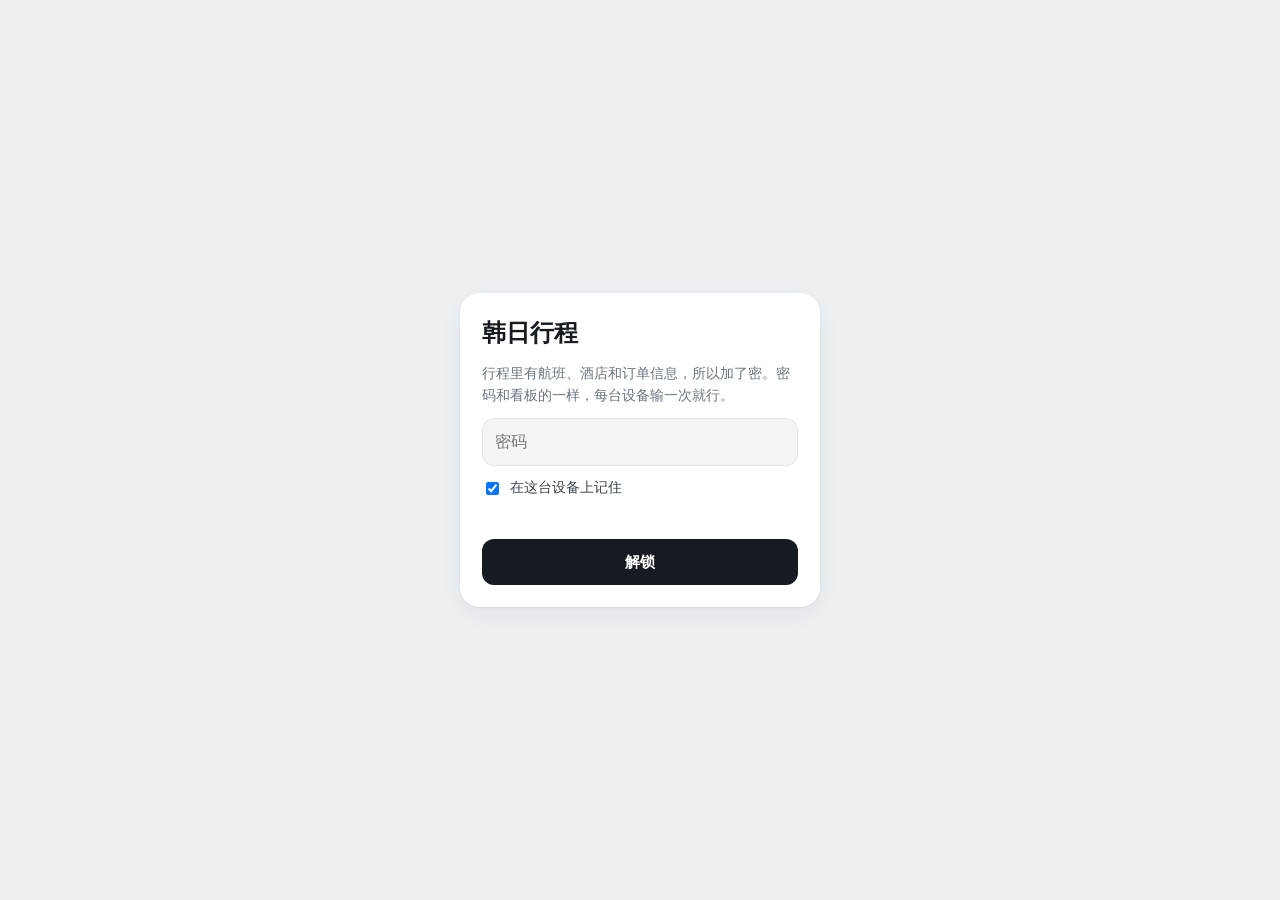
<file: site/trip/index.html>
<!doctype html>
<html lang="zh-CN">
<head>
<meta charset="utf-8">
<meta name="viewport" content="width=device-width,initial-scale=1,viewport-fit=cover">
<title>韩日行程</title>
<meta name="robots" content="noindex,nofollow">
<meta name="theme-color" content="#161b20">
<meta name="apple-mobile-web-app-capable" content="yes">
<meta name="mobile-web-app-capable" content="yes">
<meta name="apple-mobile-web-app-status-bar-style" content="black-translucent">
<meta name="apple-mobile-web-app-title" content="行程">
<meta name="format-detection" content="telephone=no">
<link rel="manifest" href="manifest.webmanifest">
<link rel="apple-touch-icon" href="icon-180.png">
<link rel="icon" href="icon-192.png">
<link rel="preconnect" href="https://fonts.googleapis.com"><link rel="preconnect" href="https://fonts.gstatic.com" crossorigin><link rel="stylesheet" href="https://fonts.googleapis.com/css2?family=Barlow+Semi+Condensed:wght@500;600;700&display=swap">
<style>:root{box-sizing:border-box;padding-top:env(safe-area-inset-top,0px);padding-bottom:env(safe-area-inset-bottom,0px);color-scheme:light}body{margin:0;font-size:14px}img{max-width:100%}[hidden]{display:none!important}</style>
<style>
/* Layout: a pocket timetable. A dark departures board on top; each day opens with a postcard
   (date, weather, route), then the day drawn as a metro line in the country's colour. */
:root {
  --bg: #eef1f4;
  --card: #ffffff;
  --ink: #161b21;
  --ink-2: #3a444f;
  --muted: #6a7581;
  --line: #e2e6eb;
  --soft: #f3f5f7;
  --link: #1f5fa8;
  --chip: #ecf2fb;
  --chip-ink: #1d5aa0;
  --sel-bg: #161b21;
  --sel-fg: #ffffff;
  --shadow: 0 1px 2px rgba(16, 24, 40, 0.05), 0 8px 24px rgba(16, 24, 40, 0.06);
  --scrim: rgba(16, 20, 24, 0.4);

  --cn: #9a6a12;  --cn-bg: #f7eedb;
  --kr: #2a5ba6;  --kr-bg: #e3ecfa;
  --jp: #c0392b;  --jp-bg: #fae8e6;
  --au: #56606b;  --au-bg: #eaeef2;

  --fix: #b42318;   --fix-bg: #fdeceb;   --fix-line: #f1b5ad;
  --tight: #9a5a00; --tight-bg: #fff4de; --tight-line: #efc27c;
  --meal: #9a5a00;  --meal-bg: #fff8ec;
  --ok: #1e7a46;    --ok-bg: #e2f3e8;
  --todo: #9a5a00;  --todo-bg: #fff0d6;
  --rain: #2f6fd0;
  --sun: #e8a300;
  --wait-lo: #2e9d63; --wait-mid: #e09b16; --wait-hi: #d1493b;

  --m-fly: #2a4a9c;   --m-fly-bg: #e6ecfa;
  --m-rail: #1e7a46;  --m-rail-bg: #e2f3e8;
  --m-metro: #1f5fa8; --m-metro-bg: #e6f0fb;
  --m-bus: #9a5a00;   --m-bus-bg: #fff0d6;
  --m-taxi: #b42318;  --m-taxi-bg: #fde8e6;
  --m-walk: #4b5563;  --m-walk-bg: #eceff2;
  --m-bike: #6b2fa3;  --m-bike-bg: #f1e8fb;

  --board-bg: #151a1f; --board-fg: #f2f4f6; --board-muted: #9ba6b1; --board-line: #2b333b; --board-chip: #1f262d; --board-dot: #ff7a66;
  --b-cn: #e2b35a; --b-kr: #82a9ea; --b-jp: #ff8f80; --b-au: #aab3bc;

  --f-body: -apple-system, BlinkMacSystemFont, "PingFang SC", "Hiragino Sans GB", "Noto Sans CJK SC", "Microsoft YaHei", "Apple SD Gothic Neo", sans-serif;
  --f-data: "Barlow Semi Condensed", -apple-system, BlinkMacSystemFont, "SF Pro Text", "Helvetica Neue", Arial, sans-serif;
  --fs-xs: 0.75rem; --fs-s: 0.85rem; --fs-m: 0.95rem; --fs-l: 1.12rem; --fs-xl: 1.5rem;
  --r-l: 20px; --r-m: 16px; --r-s: 12px;
  --gut-l: max(16px, env(safe-area-inset-left, 0px));
  --gut-r: max(16px, env(safe-area-inset-right, 0px));
  --tabbar-h: 58px;
}
@media (prefers-color-scheme: dark) {
  :root:not([data-theme="light"]) {
    --bg: #0d1013; --card: #161a1f; --ink: #e9ecef; --ink-2: #c4cbd2; --muted: #97a2ad; --line: #262d34; --soft: #1c2127;
    --link: #8db6ef; --chip: #17253a; --chip-ink: #93bbf2; --sel-bg: #e9ecef; --sel-fg: #0d1013;
    --shadow: 0 0 0 1px #232a31; --scrim: rgba(0, 0, 0, 0.6);
    --cn: #e2b35a; --cn-bg: #2a2212; --kr: #82a9ea; --kr-bg: #15223a; --jp: #ff8f80; --jp-bg: #371816; --au: #aab3bc; --au-bg: #222830;
    --fix: #ff8578; --fix-bg: #3a1714; --fix-line: #7a2c25; --tight: #f3be62; --tight-bg: #30250f; --tight-line: #77581c;
    --meal: #f0b45e; --meal-bg: #241d12; --ok: #6fd39b; --ok-bg: #11301f; --todo: #f3be62; --todo-bg: #33270f;
    --rain: #7fb0ff; --sun: #ffc94a; --wait-lo: #5ccf8f; --wait-mid: #f3be62; --wait-hi: #ff7f70;
    --m-fly: #a9bdf3; --m-fly-bg: #1c2645; --m-rail: #79d6a0; --m-rail-bg: #12301f; --m-metro: #8db6ef; --m-metro-bg: #172a40;
    --m-bus: #f3be62; --m-bus-bg: #33270f; --m-taxi: #ff9a8d; --m-taxi-bg: #3a1916; --m-walk: #b9c2cb; --m-walk-bg: #252b32;
    --m-bike: #cfa6f5; --m-bike-bg: #2c1d3d;
    --board-bg: #0a0d10; --board-line: #222930; --board-chip: #151b21;
    color-scheme: dark;
  }
}
:root[data-theme="dark"] {
  --bg: #0d1013; --card: #161a1f; --ink: #e9ecef; --ink-2: #c4cbd2; --muted: #97a2ad; --line: #262d34; --soft: #1c2127;
  --link: #8db6ef; --chip: #17253a; --chip-ink: #93bbf2; --sel-bg: #e9ecef; --sel-fg: #0d1013;
  --shadow: 0 0 0 1px #232a31; --scrim: rgba(0, 0, 0, 0.6);
  --cn: #e2b35a; --cn-bg: #2a2212; --kr: #82a9ea; --kr-bg: #15223a; --jp: #ff8f80; --jp-bg: #371816; --au: #aab3bc; --au-bg: #222830;
  --fix: #ff8578; --fix-bg: #3a1714; --fix-line: #7a2c25; --tight: #f3be62; --tight-bg: #30250f; --tight-line: #77581c;
  --meal: #f0b45e; --meal-bg: #241d12; --ok: #6fd39b; --ok-bg: #11301f; --todo: #f3be62; --todo-bg: #33270f;
  --rain: #7fb0ff; --sun: #ffc94a; --wait-lo: #5ccf8f; --wait-mid: #f3be62; --wait-hi: #ff7f70;
  --m-fly: #a9bdf3; --m-fly-bg: #1c2645; --m-rail: #79d6a0; --m-rail-bg: #12301f; --m-metro: #8db6ef; --m-metro-bg: #172a40;
  --m-bus: #f3be62; --m-bus-bg: #33270f; --m-taxi: #ff9a8d; --m-taxi-bg: #3a1916; --m-walk: #b9c2cb; --m-walk-bg: #252b32;
  --m-bike: #cfa6f5; --m-bike-bg: #2c1d3d;
  --board-bg: #0a0d10; --board-line: #222930; --board-chip: #151b21;
  color-scheme: dark;
}

html { -webkit-text-size-adjust: 100%; text-size-adjust: 100%; }
body { background: var(--bg); color: var(--ink); font-family: var(--f-body); font-size: 15px; line-height: 1.5; -webkit-tap-highlight-color: transparent; }
body::before { content: ""; position: fixed; inset: 0 0 auto; height: env(safe-area-inset-top, 0px); z-index: 30; background: var(--board-bg); }
button { font: inherit; color: inherit; }
a { color: var(--link); }
:focus-visible { outline: 2px solid var(--link); outline-offset: 2px; border-radius: 6px; }
.wrap { padding-left: var(--gut-l); padding-right: var(--gut-r); max-width: 760px; margin: 0 auto; box-sizing: border-box; }
.num { font-family: var(--f-data); font-variant-numeric: tabular-nums; }
.ico { width: 16px; height: 16px; flex: none; vertical-align: -3px; }

/* ---------- top: a departures board, dark in both themes ---------- */
.top { position: sticky; top: env(safe-area-inset-top, 0px); z-index: 20; background: var(--board-bg); color: var(--board-fg); }
.top .wrap { padding-block: 10px 12px; display: grid; gap: 10px; }
.top-row { display: flex; align-items: center; gap: 10px; min-width: 0; }
.brand { font-weight: 700; font-size: var(--fs-l); letter-spacing: 0.04em; white-space: nowrap; }
.status { color: var(--board-muted); font-size: var(--fs-s); min-width: 0; overflow: hidden; text-overflow: ellipsis; white-space: nowrap; }
.today-btn { margin-left: auto; flex: none; border: 1px solid var(--board-line); background: var(--board-chip); color: var(--board-fg); border-radius: 999px; padding: 4px 12px; font-size: var(--fs-s); font-weight: 600; cursor: pointer; }
.strip { display: flex; gap: 6px; overflow-x: auto; scroll-snap-type: x proximity; scrollbar-width: none; margin-inline: calc(-1 * var(--gut-l)) calc(-1 * var(--gut-r)); padding-inline: var(--gut-l) var(--gut-r); -webkit-overflow-scrolling: touch; }
.strip::-webkit-scrollbar { display: none; }
.dchip { flex: none; scroll-snap-align: center; position: relative; color: var(--board-fg); display: grid; justify-items: center; gap: 1px; min-width: 52px; padding: 9px 6px 9px; border: 1px solid var(--board-line); border-radius: 12px; background: var(--board-chip); cursor: pointer; }
.dchip .d { font-family: var(--f-data); font-weight: 600; font-size: 1.04rem; line-height: 1.1; font-variant-numeric: tabular-nums; }
.dchip .w { font-size: 0.66rem; color: var(--board-muted); line-height: 1.25; display: flex; align-items: center; gap: 2px; white-space: nowrap; }
.dchip .w svg { width: 12px; height: 12px; }
.dchip .wi { color: var(--board-muted); }
.dchip[aria-current="true"] .wi { color: var(--board-bg); }
.dchip .bar { position: absolute; left: 13px; right: 13px; bottom: 3px; height: 3px; border-radius: 2px; background: var(--bc, var(--b-au)); }
.dchip[aria-current="true"] { background: var(--board-fg); border-color: var(--board-fg); color: var(--board-bg); }
.dchip[aria-current="true"] .w { color: var(--board-bg); opacity: 0.75; }
.dchip.is-today::after { content: ""; position: absolute; top: 3px; left: 50%; width: 14px; height: 4px; margin-left: -7px; border-radius: 2px; background: var(--board-dot); }
.dchip.cc-cn { --bc: var(--b-cn); } .dchip.cc-kr { --bc: var(--b-kr); } .dchip.cc-jp { --bc: var(--b-jp); } .dchip.cc-au { --bc: var(--b-au); }
.cc-cn { --c: var(--cn); --cbg: var(--cn-bg); }
.cc-kr { --c: var(--kr); --cbg: var(--kr-bg); }
.cc-jp { --c: var(--jp); --cbg: var(--jp-bg); }
.cc-au { --c: var(--au); --cbg: var(--au-bg); }

/* ---------- main ---------- */
main { padding-bottom: calc(var(--tabbar-h) + env(safe-area-inset-bottom, 0px) + 28px); }
.view { padding-block: 16px 8px; display: grid; gap: 14px; }
.card, .panel, .tl, .hero, .ovday { background: var(--card); border-radius: var(--r-m); box-shadow: var(--shadow); }

/* the day's postcard */
.hero { border-radius: var(--r-l); padding: 16px 16px 14px; display: grid; gap: 10px; background: linear-gradient(165deg, var(--cbg) 0%, var(--card) 58%); }
.hero-top { display: grid; grid-template-columns: minmax(0, 1fr) auto; gap: 12px; align-items: start; }
.dline { display: flex; align-items: baseline; gap: 8px; flex-wrap: wrap; }
.ddate { font-family: var(--f-data); font-weight: 700; font-size: 2.6rem; line-height: 0.95; letter-spacing: -0.01em; font-variant-numeric: tabular-nums; }
.dwd { font-size: var(--fs-m); color: var(--ink-2); font-weight: 600; }
.hol { font-size: var(--fs-xs); font-weight: 700; color: var(--jp); background: var(--card); border-radius: 6px; padding: 1px 7px; }
.cities { display: flex; flex-wrap: wrap; align-items: center; gap: 4px; }
.ctag { font-size: var(--fs-xs); font-weight: 700; color: var(--c); background: var(--cbg); border-radius: 6px; padding: 1px 7px; }
.hero .ctag { background: var(--card); }
.cities .to { color: var(--muted); font-size: var(--fs-xs); }
.dtitle { margin: 0; font-size: 1.2rem; line-height: 1.35; font-weight: 700; text-wrap: balance; }
.meta { display: flex; flex-wrap: wrap; gap: 6px; }
.meta span { font-size: var(--fs-xs); color: var(--ink-2); background: var(--card); border-radius: 999px; padding: 3px 10px; box-shadow: 0 0 0 1px var(--line) inset; }

/* weather */
.wxb { display: grid; justify-items: end; gap: 1px; text-align: right; min-width: 92px; }
.wxb .wi { width: 34px; height: 34px; }
.wxb .tt { font-family: var(--f-data); font-weight: 600; font-size: 1.35rem; line-height: 1.1; font-variant-numeric: tabular-nums; }
.wxb .tt small { font-size: 0.95rem; color: var(--muted); font-weight: 500; }
.wxb .ds { font-size: var(--fs-xs); color: var(--ink-2); white-space: nowrap; }
.wxb .pp { font-size: var(--fs-xs); color: var(--rain); font-weight: 600; white-space: nowrap; }
.wxb.pending { min-width: 0; max-width: 132px; }
.wxb.pending .ds { white-space: normal; color: var(--muted); line-height: 1.4; }
.wi { color: var(--ink-2); }
.wi .sun { color: var(--sun); }
.wi .drop { color: var(--rain); }
.hours { display: flex; gap: 4px; overflow-x: auto; scrollbar-width: none; margin-inline: -4px; padding: 2px 4px; }
.hours::-webkit-scrollbar { display: none; }
.hr { flex: none; width: 46px; display: grid; justify-items: center; gap: 1px; padding: 6px 0; border-radius: 12px; background: var(--card); box-shadow: 0 0 0 1px var(--line) inset; }
.hr.now { box-shadow: 0 0 0 2px var(--ink) inset; }
.hr .h { font-size: 0.68rem; color: var(--muted); }
.hr .wi { width: 20px; height: 20px; }
.hr .t { font-family: var(--f-data); font-weight: 600; font-size: 0.95rem; font-variant-numeric: tabular-nums; }
.hr .p { font-size: 0.66rem; color: var(--rain); font-weight: 600; min-height: 1em; }
.wx-more { display: flex; flex-wrap: wrap; gap: 6px 12px; font-size: var(--fs-xs); color: var(--ink-2); }
.wx-more span { display: inline-flex; align-items: center; gap: 4px; }
.wx-more .wi { width: 16px; height: 16px; }
.wx-src { font-size: 0.68rem; color: var(--muted); }

.warn { background: var(--tight-bg); color: var(--ink); border-radius: var(--r-s); padding: 11px 13px; font-size: var(--fs-s); line-height: 1.6; box-shadow: 0 0 0 1px var(--tight-line) inset; }
.warn b { color: var(--tight); margin-right: 6px; }

/* timeline: the day as a metro line */
.tl { list-style: none; margin: 0; padding: 14px 14px 12px 0; border-radius: var(--r-l); }
.stop { display: grid; grid-template-columns: 56px 22px minmax(0, 1fr); column-gap: 6px; position: relative; padding-block: 2px 16px; }
.stop:last-child { padding-bottom: 2px; }
.stop .t { text-align: right; padding-top: 1px; font-family: var(--f-data); font-weight: 600; font-size: 1.04rem; line-height: 1.3; font-variant-numeric: tabular-nums; color: var(--ink-2); }
.stop .t.lbl { font-family: var(--f-body); font-size: var(--fs-xs); font-weight: 700; color: var(--muted); padding-top: 3px; }
.stop > .rail { position: relative; }
.stop > .rail::before { content: ""; position: absolute; left: 50%; width: 4px; margin-left: -2px; top: 0; bottom: -2px; background: var(--c); border-radius: 2px; opacity: 0.9; }
.stop:first-child > .rail::before { top: 9px; }
.stop:last-child > .rail::before { bottom: auto; height: 9px; }
.stop > .rail::after { content: ""; position: absolute; left: 50%; top: 4px; width: 12px; height: 12px; margin-left: -8px; border-radius: 50%; background: var(--card); border: 2px solid var(--c); }
.stop.meal > .rail::after { width: 8px; height: 8px; margin-left: -6px; top: 6px; border-color: var(--meal); }
.stop.fix > .rail::after { background: var(--c); }
.stop.tight > .rail::after { background: var(--tight); border-color: var(--tight); box-shadow: 0 0 0 3px var(--tight-bg); }
.stop.fix .t { color: var(--fix); }
.stop.tight .t { color: var(--tight); }
.stop .body { min-width: 0; display: grid; gap: 4px; padding: 0 2px; border-radius: 12px; }
.stop.tight .body { background: var(--tight-bg); padding: 8px 10px; margin: -5px 0 0; }
.stop.meal .body { background: var(--meal-bg); padding: 7px 10px; margin: -4px 0 0; }
.what { font-size: var(--fs-m); font-weight: 650; line-height: 1.45; overflow-wrap: anywhere; }
.how { font-size: var(--fs-s); color: var(--ink-2); line-height: 1.62; overflow-wrap: anywhere; }
.badge { display: inline-block; font-size: 0.68rem; font-weight: 700; border-radius: 5px; padding: 0 5px; margin-left: 6px; vertical-align: 2px; line-height: 1.6; }
.badge.fix { color: var(--fix); background: var(--fix-bg); box-shadow: 0 0 0 1px var(--fix-line) inset; }
.badge.tight { color: var(--tight); background: var(--card); box-shadow: 0 0 0 1px var(--tight-line) inset; }
.badge.now { color: var(--sel-fg); background: var(--sel-bg); }
.mealtag { display: inline-block; font-size: 0.7rem; font-weight: 700; color: var(--meal); border-radius: 5px; padding: 0 5px; margin-right: 6px; vertical-align: 2px; line-height: 1.6; box-shadow: 0 0 0 1px var(--tight-line) inset; }
.mode { display: inline-block; font-size: 0.7rem; font-weight: 700; border-radius: 5px; padding: 0 5px; margin-right: 3px; line-height: 1.65; vertical-align: 1px; white-space: nowrap; color: var(--mc); background: var(--mbg); }
.mode.fly { --mc: var(--m-fly); --mbg: var(--m-fly-bg); }
.mode.rail { --mc: var(--m-rail); --mbg: var(--m-rail-bg); }
.mode.metro { --mc: var(--m-metro); --mbg: var(--m-metro-bg); }
.mode.bus { --mc: var(--m-bus); --mbg: var(--m-bus-bg); }
.mode.taxi { --mc: var(--m-taxi); --mbg: var(--m-taxi-bg); }
.mode.walk { --mc: var(--m-walk); --mbg: var(--m-walk-bg); }
.mode.bike { --mc: var(--m-bike); --mbg: var(--m-bike-bg); }
.stop.is-now .body { box-shadow: 0 0 0 2px var(--ink); }
.stop.is-now:not(.tight):not(.meal) .body { padding: 6px 8px; margin: -4px 0 0; }
@media (prefers-reduced-motion: no-preference) {
  .stop.is-now > .rail::after { animation: ping 1.8s ease-out infinite; }
  @keyframes ping { 0% { box-shadow: 0 0 0 0 var(--c); } 70%, 100% { box-shadow: 0 0 0 8px transparent; } }
}

/* place buttons */
.places { display: flex; flex-wrap: wrap; gap: 6px; margin-top: 2px; }
.pl { display: inline-flex; align-items: center; gap: 4px; min-height: 30px; box-sizing: border-box; border: 0; background: var(--chip); color: var(--chip-ink); border-radius: 999px; padding: 3px 11px 3px 8px; font-size: var(--fs-xs); font-weight: 650; line-height: 1.35; cursor: pointer; text-align: left; }
.pl svg { width: 14px; height: 14px; flex: none; }
.stop.tight .pl, .stop.meal .pl { background: var(--card); }

/* panels */
.panel { padding: 13px 15px; display: grid; gap: 7px; }
.panel h3 { margin: 0; display: flex; align-items: center; gap: 6px; font-size: var(--fs-xs); font-weight: 700; color: var(--muted); letter-spacing: 0.06em; }
.panel h3 svg { width: 15px; height: 15px; }
.panel p { margin: 0; font-size: var(--fs-s); line-height: 1.7; color: var(--ink-2); }
.panel ul { margin: 0; padding-left: 1.1em; display: grid; gap: 5px; font-size: var(--fs-s); line-height: 1.65; color: var(--ink-2); }
.panel b { color: var(--ink); }
.two { display: grid; gap: 12px; }
@media (min-width: 620px) { .two { grid-template-columns: 1fr 1fr; } }

/* hotel */
.hotel { display: grid; gap: 6px; }
.hotel .hname { font-size: var(--fs-m); font-weight: 700; line-height: 1.35; overflow-wrap: anywhere; }
.hotel .hsub { font-size: var(--fs-s); color: var(--muted); }
.hotel .addrbox { display: grid; gap: 2px; background: var(--soft); border-radius: var(--r-s); padding: 9px 11px; }
.hotel .addr { font-size: var(--fs-s); color: var(--ink); user-select: text; -webkit-user-select: text; overflow-wrap: anywhere; }
.hotel .acc { font-size: var(--fs-xs); color: var(--muted); }
.st { display: inline-block; font-size: 0.68rem; font-weight: 700; border-radius: 5px; padding: 0 5px; margin-left: 6px; vertical-align: 2px; line-height: 1.6; }
.st.ok, .chip.ok { color: var(--ok); background: var(--ok-bg); }
.st.todo, .chip.todo { color: var(--todo); background: var(--todo-bg); }
.acts { display: flex; flex-wrap: wrap; gap: 8px; margin-top: 2px; }
.btn { display: inline-flex; align-items: center; gap: 6px; border: 0; background: var(--soft); color: var(--ink); border-radius: 999px; padding: 7px 13px; font-size: var(--fs-s); font-weight: 650; text-decoration: none; cursor: pointer; min-height: 36px; box-sizing: border-box; box-shadow: 0 0 0 1px var(--line) inset; }
.btn.primary { background: var(--sel-bg); color: var(--sel-fg); box-shadow: none; }
.btn svg { width: 16px; height: 16px; flex: none; }

/* theme park: live waits */
.park .crowd { margin: 0; font-size: var(--fs-s); color: var(--ink-2); line-height: 1.65; background: var(--soft); border-radius: var(--r-s); padding: 9px 11px; }
.park-h { display: flex; align-items: center; gap: 8px; }
#parkIn { display: grid; gap: 10px; }
.park-h h3 { flex: 1; }
.mini { border: 0; background: var(--soft); color: var(--ink-2); border-radius: 999px; padding: 4px 11px; font-size: var(--fs-xs); font-weight: 650; cursor: pointer; box-shadow: 0 0 0 1px var(--line) inset; }
.panel .waits { list-style: none; margin: 2px 0 0; padding: 0; display: grid; gap: 8px; }
.waits li { display: grid; grid-template-columns: minmax(0, 1fr) 72px 50px; gap: 8px; align-items: center; font-size: var(--fs-s); }
.waits .n { min-width: 0; overflow-wrap: anywhere; line-height: 1.35; }
.waits .n small { display: block; color: var(--muted); font-size: 0.7rem; }
.waits .bar { height: 6px; border-radius: 3px; background: var(--soft); overflow: hidden; box-shadow: 0 0 0 1px var(--line) inset; }
.waits .bar i { display: block; height: 100%; border-radius: 3px; background: var(--wc, var(--wait-lo)); }
.waits .m { text-align: right; font-family: var(--f-data); font-weight: 700; font-size: 1.02rem; font-variant-numeric: tabular-nums; color: var(--wc, var(--ink)); }
.waits .m small { font-size: 0.7rem; font-weight: 600; margin-left: 1px; }
.waits .off { color: var(--muted); font-family: var(--f-body); font-size: var(--fs-xs); font-weight: 600; }
.src { font-size: 0.7rem; color: var(--muted); margin: 0; }

/* pager */
.pager { display: grid; grid-template-columns: 1fr 1fr; gap: 10px; }
.pg { border: 0; background: var(--card); border-radius: var(--r-s); padding: 10px 12px; text-align: left; cursor: pointer; display: grid; gap: 2px; min-width: 0; box-shadow: var(--shadow); }
.pg.next { text-align: right; }
.pg .k { font-size: var(--fs-xs); color: var(--muted); }
.pg .v { font-weight: 650; font-size: var(--fs-s); overflow: hidden; text-overflow: ellipsis; white-space: nowrap; }
.pg[disabled] { visibility: hidden; }

/* overview */
.ovhero { display: grid; gap: 4px; }
.ovhero h1 { margin: 0; font-size: var(--fs-xl); line-height: 1.2; text-wrap: balance; }
.ovhero p { margin: 0; color: var(--muted); font-size: var(--fs-s); }
.route { display: flex; flex-wrap: wrap; align-items: center; gap: 5px 2px; }
.route .rs { font-size: var(--fs-s); font-weight: 650; color: var(--c); background: var(--cbg); border-radius: 8px; padding: 3px 9px; white-space: nowrap; }
.route .rs small { font-weight: 500; margin-left: 4px; opacity: 0.85; }
.route .ar { color: var(--muted); font-size: var(--fs-xs); padding: 0 2px; }
.ovlist { list-style: none; margin: 0; padding: 0; display: grid; gap: 9px; }
.ovday { width: 100%; border: 0; display: grid; grid-template-columns: 58px minmax(0, 1fr); gap: 10px; text-align: left; padding: 11px 13px; cursor: pointer; color: inherit; }
.ovday.is-today { box-shadow: 0 0 0 2px var(--ink); }
.ovday .od { display: grid; align-content: start; gap: 2px; }
.ovday .od .n { font-family: var(--f-data); font-weight: 700; font-size: 1.18rem; line-height: 1.15; font-variant-numeric: tabular-nums; }
.ovday .od .w { font-size: var(--fs-xs); color: var(--muted); }
.ovday .od .u { height: 3px; width: 28px; border-radius: 2px; background: var(--c); margin-top: 3px; }
.ovday .od .wxs { display: flex; align-items: center; gap: 2px; font-size: 0.7rem; color: var(--ink-2); margin-top: 4px; white-space: nowrap; }
.ovday .od .wxs svg { width: 14px; height: 14px; }
.ovday .oc { min-width: 0; display: grid; gap: 4px; }
.ovday .om { font-size: var(--fs-s); line-height: 1.55; color: var(--ink); overflow-wrap: anywhere; }
.ovday .ot { font-size: var(--fs-xs); line-height: 1.55; color: var(--muted); overflow-wrap: anywhere; }
.chip { display: inline-block; font-size: 0.68rem; font-weight: 700; border-radius: 5px; padding: 0 5px; margin-right: 4px; vertical-align: 1px; line-height: 1.65; white-space: nowrap; }
h2.sec { margin: 8px 2px -4px; font-size: var(--fs-xs); font-weight: 700; color: var(--muted); letter-spacing: 0.08em; }

/* cards (notes, shopping) */
.cards { display: grid; gap: 10px; }
@media (min-width: 620px) { .cards.c2 { grid-template-columns: 1fr 1fr; } }
.card { padding: 11px 13px; display: grid; gap: 5px; min-width: 0; }
.card .ct { font-weight: 700; font-size: var(--fs-m); line-height: 1.4; overflow-wrap: anywhere; }
.card .cw { font-size: var(--fs-xs); color: var(--ink-2); display: flex; gap: 6px; align-items: baseline; line-height: 1.55; }
.card .cw .k { flex: none; font-weight: 700; color: var(--muted); }
.card .cn { font-size: var(--fs-s); color: var(--muted); line-height: 1.6; overflow-wrap: anywhere; }
.card .cn b, .card .ct b { color: var(--ink); }
.grp-h { display: flex; align-items: center; gap: 8px; margin-top: 6px; }
.grp-h .ctag { font-size: var(--fs-s); }
.legend { display: flex; flex-wrap: wrap; gap: 6px 10px; align-items: center; font-size: var(--fs-xs); color: var(--muted); }
.foot-note { font-size: var(--fs-xs); color: var(--muted); text-align: center; padding-top: 4px; line-height: 1.7; }
.foot-note button { border: 0; background: none; color: var(--link); text-decoration: underline; cursor: pointer; font-size: inherit; padding: 4px; }

/* bottom tabs */
.tabbar { position: fixed; left: 0; right: 0; bottom: 0; z-index: 25; background: var(--card); box-shadow: 0 -1px 0 var(--line); padding-bottom: env(safe-area-inset-bottom, 0px); }
@supports ((-webkit-backdrop-filter: blur(1px)) or (backdrop-filter: blur(1px))) {
  .tabbar { background: color-mix(in srgb, var(--card) 82%, transparent); -webkit-backdrop-filter: saturate(1.6) blur(16px); backdrop-filter: saturate(1.6) blur(16px); }
}
.tabbar .wrap { display: grid; grid-template-columns: repeat(4, 1fr); height: var(--tabbar-h); }
.tab { border: 0; background: none; display: grid; justify-items: center; align-content: center; gap: 2px; color: var(--muted); font-size: 0.7rem; font-weight: 650; cursor: pointer; }
.tab svg { width: 23px; height: 23px; }
.tab[aria-selected="true"] { color: var(--ink); }

/* map sheet */
.sheet-bg { position: fixed; inset: 0; z-index: 50; background: var(--scrim); }
.sheet { position: fixed; left: 0; right: 0; bottom: 0; z-index: 51; background: var(--card); color: var(--ink); border-radius: 22px 22px 0 0; box-shadow: 0 -10px 30px rgba(0, 0, 0, 0.2); padding-bottom: calc(12px + env(safe-area-inset-bottom, 0px)); max-height: 86vh; overflow: auto; }
.sheet::before { content: ""; display: block; width: 38px; height: 5px; border-radius: 3px; background: var(--line); margin: 8px auto 0; }
.sheet-in { padding-block: 10px 4px; display: grid; gap: 14px; }
.sheet-head { display: flex; gap: 12px; align-items: flex-start; }
.sheet-txt { min-width: 0; display: grid; gap: 6px; }
.sheet-t { font-size: 1.25rem; font-weight: 700; line-height: 1.3; overflow-wrap: anywhere; }
.sheet-q { display: grid; gap: 1px; background: var(--soft); border-radius: var(--r-s); padding: 8px 11px; }
.sheet-q .k { font-size: 0.7rem; color: var(--muted); font-weight: 600; }
.sheet-q .v { font-size: 1.05rem; font-weight: 650; user-select: text; -webkit-user-select: text; overflow-wrap: anywhere; }
.sheet-x { margin-left: auto; flex: none; border: 0; background: var(--soft); color: var(--ink-2); width: 34px; height: 34px; border-radius: 50%; font-size: 22px; line-height: 1; cursor: pointer; }
.sheet-acts { display: grid; gap: 8px; }
.sheet-acts .btn { justify-content: center; min-height: 48px; font-size: var(--fs-m); border-radius: 14px; }
.sheet-acts .row2 { display: grid; grid-template-columns: 1fr 1fr; gap: 8px; }
.sheet-note { font-size: var(--fs-xs); color: var(--muted); margin: 0; line-height: 1.6; }

/* show-the-driver card */
.driver { position: fixed; inset: 0; z-index: 70; background: var(--card); color: var(--ink); display: grid; place-items: center; text-align: center; cursor: pointer;
  padding: calc(24px + env(safe-area-inset-top, 0px)) var(--gut-r) calc(24px + env(safe-area-inset-bottom, 0px)) var(--gut-l); }
.driver .in { display: grid; gap: 18px; max-width: 640px; }
.driver .say { font-size: 1.35rem; font-weight: 700; color: var(--ink-2); line-height: 1.4; }
.driver .big { font-size: clamp(2.2rem, 11vw, 4.2rem); font-weight: 800; line-height: 1.2; overflow-wrap: anywhere; }
.driver .zh { font-size: var(--fs-m); color: var(--muted); }
.driver .hint { font-size: var(--fs-xs); color: var(--muted); }

/* lock screen (web copy only) */
.lock { position: fixed; inset: 0; z-index: 40; background: var(--bg); display: grid; place-items: center; overflow: auto; padding: calc(24px + env(safe-area-inset-top, 0px)) var(--gut-r) calc(24px + env(safe-area-inset-bottom, 0px)) var(--gut-l); }
.lock form { width: min(360px, 100%); display: grid; gap: 12px; background: var(--card); box-shadow: var(--shadow); border-radius: var(--r-l); padding: 22px; box-sizing: border-box; }
.lock h1 { margin: 0; font-size: var(--fs-xl); }
.lock p { margin: 0; color: var(--muted); font-size: var(--fs-s); line-height: 1.6; }
.lock input[type="password"] { font: inherit; font-size: 16px; padding: 11px 12px; border-radius: 12px; border: 1px solid var(--line); background: var(--soft); color: var(--ink); width: 100%; box-sizing: border-box; }
.lock label.keep { display: flex; gap: 8px; align-items: center; font-size: var(--fs-s); color: var(--ink-2); }
.lock .err { color: var(--fix); font-size: var(--fs-s); min-height: 1.2em; }
.lock button { min-height: 46px; border-radius: 12px; justify-content: center; font-size: var(--fs-m); }
.toast { position: fixed; left: 50%; transform: translateX(-50%); bottom: calc(var(--tabbar-h) + env(safe-area-inset-bottom, 0px) + 14px); z-index: 80; background: var(--sel-bg); color: var(--sel-fg); border-radius: 999px; padding: 9px 16px; font-size: var(--fs-s); font-weight: 650; max-width: calc(100% - 48px); box-sizing: border-box; text-align: center; }

</style>
</head>
<body>
<header class="top">
  <div class="wrap">
    <div class="top-row">
      <span class="brand">韩日行程</span>
      <span class="status" id="status"></span>
      <button class="today-btn" id="todayBtn" type="button" hidden>回到今天</button>
    </div>
    <nav class="strip" id="strip" aria-label="选择日期"></nav>
  </div>
</header>

<main>
  <div class="wrap">
    <section class="view" id="v-day" aria-label="每天"></section>
    <section class="view" id="v-ov" aria-label="总览" hidden></section>
    <section class="view" id="v-notes" aria-label="须知" hidden></section>
    <section class="view" id="v-shop" aria-label="购物" hidden></section>
  </div>
</main>

<nav class="tabbar" aria-label="分区">
  <div class="wrap" role="tablist">
    <button class="tab" id="tab-day" role="tab" type="button" data-tab="day" aria-selected="true">
      <svg viewBox="0 0 24 24" fill="none" stroke="currentColor" stroke-width="1.8" stroke-linecap="round" stroke-linejoin="round" aria-hidden="true"><rect x="3.5" y="5" width="17" height="15" rx="2.5"/><path d="M3.5 9.5h17M8 3v4M16 3v4"/><circle cx="12" cy="14.6" r="1.7" fill="currentColor" stroke="none"/></svg>每天</button>
    <button class="tab" id="tab-ov" role="tab" type="button" data-tab="ov" aria-selected="false">
      <svg viewBox="0 0 24 24" fill="none" stroke="currentColor" stroke-width="1.8" stroke-linecap="round" stroke-linejoin="round" aria-hidden="true"><path d="M6 5v14"/><circle cx="6" cy="5" r="2"/><circle cx="6" cy="12" r="2"/><circle cx="6" cy="19" r="2"/><path d="M11 5h9M11 12h9M11 19h9"/></svg>总览</button>
    <button class="tab" id="tab-notes" role="tab" type="button" data-tab="notes" aria-selected="false">
      <svg viewBox="0 0 24 24" fill="none" stroke="currentColor" stroke-width="1.8" stroke-linecap="round" stroke-linejoin="round" aria-hidden="true"><circle cx="12" cy="12" r="8.5"/><path d="M12 11v5.5"/><circle cx="12" cy="7.8" r="1.1" fill="currentColor" stroke="none"/></svg>须知</button>
    <button class="tab" id="tab-shop" role="tab" type="button" data-tab="shop" aria-selected="false">
      <svg viewBox="0 0 24 24" fill="none" stroke="currentColor" stroke-width="1.8" stroke-linecap="round" stroke-linejoin="round" aria-hidden="true"><path d="M5 8h14l-1.2 11.2a2 2 0 0 1-2 1.8H8.2a2 2 0 0 1-2-1.8L5 8z"/><path d="M9 10V7a3 3 0 0 1 6 0v3"/></svg>购物</button>
  </div>
</nav>

<div class="sheet-bg" id="sheetBg" hidden></div>
<div class="sheet" id="sheet" role="dialog" aria-modal="true" aria-labelledby="sheetTitle" hidden>
  <div class="wrap sheet-in">
    <div class="sheet-head">
      <div class="sheet-txt">
        <div class="sheet-t" id="sheetTitle"></div>
        <div class="sheet-q"><span class="k" id="sheetQk">地图里显示的名字</span><span class="v" id="sheetQ"></span></div>
      </div>
      <button class="sheet-x" id="sheetX" type="button" aria-label="关闭">×</button>
    </div>
    <div class="sheet-acts" id="sheetActs"></div>
  </div>
</div>

<div class="driver" id="driver" role="dialog" aria-modal="true" aria-label="给司机看" hidden>
  <div class="in">
    <div class="say" id="driverSay"></div>
    <div class="big" id="driverBig"></div>
    <div class="zh" id="driverZh"></div>
    <div class="hint">点一下屏幕关闭</div>
  </div>
</div>

<div class="toast" id="toast" role="status" hidden></div>
<div class="lock" id="lock" hidden>
  <form id="lockForm" autocomplete="off">
    <h1>韩日行程</h1>
    <p>行程里有航班、酒店和订单信息，所以加了密。密码和看板的一样，每台设备输一次就行。</p>
    <input type="password" id="lockPw" name="password" placeholder="密码" aria-label="密码" autocomplete="current-password">
    <label class="keep"><input type="checkbox" id="lockKeep" checked> 在这台设备上记住</label>
    <div class="err" id="lockErr" role="alert"></div>
    <button class="btn primary" id="lockGo" type="submit">解锁</button>
  </form>
</div>
<script>
(() => {
  "use strict";
  const $ = (s, el = document) => el.querySelector(s);
  const $$ = (s, el = document) => Array.from(el.querySelectorAll(s));
  const store = {
    get(k) { try { return localStorage.getItem(k); } catch (e) { return null; } },
    set(k, v) { try { localStorage.setItem(k, v); } catch (e) {} }
  };
  const MODE = { "飞机": "fly", "火车": "rail", "新干线": "rail", "KTX": "rail", "高铁": "rail", "机场快线": "rail",
    "地铁": "metro", "电车": "metro", "单轨": "metro", "公交": "bus", "大巴": "bus", "小巴": "bus", "班车": "bus",
    "打车": "taxi", "步行": "walk", "骑车": "bike" };
  const SVG = (inner, extra = "") => `<svg viewBox="0 0 24 24" fill="none" stroke="currentColor" stroke-width="1.9" stroke-linecap="round" stroke-linejoin="round" aria-hidden="true"${extra}>${inner}</svg>`;
  const ICON = {
    copy: SVG('<rect x="8" y="8" width="11" height="12" rx="2"/><path d="M5 15V6a2 2 0 0 1 2-2h8"/>'),
    map: SVG('<path d="M12 21s-6.5-5.6-6.5-11a6.5 6.5 0 0 1 13 0c0 5.4-6.5 11-6.5 11z"/><circle cx="12" cy="10" r="2.3"/>'),
    route: SVG('<circle cx="6" cy="18" r="2.2"/><circle cx="18" cy="6" r="2.2"/><path d="M8 18h7a3.5 3.5 0 0 0 0-7H9a3.5 3.5 0 0 1 0-7h7"/>'),
    taxi: SVG('<path d="M5 16V11l2-5h10l2 5v5"/><path d="M3.5 16h17v2.5h-17z"/><path d="M9 6V4h6v2"/><circle cx="7.5" cy="13" r="1"/><circle cx="16.5" cy="13" r="1"/>'),
    bag: SVG('<path d="M5 8h14l-1.2 11.2a2 2 0 0 1-2 1.8H8.2a2 2 0 0 1-2-1.8L5 8z"/><path d="M9 10V7a3 3 0 0 1 6 0v3"/>'),
    bulb: SVG('<path d="M9 18h6M10 21h4"/><path d="M12 3a6 6 0 0 0-3.5 10.9c.6.5 1 1.2 1 2V16h5v-.1c0-.8.4-1.5 1-2A6 6 0 0 0 12 3z"/>'),
    bed: SVG('<path d="M3 18V7M3 14h18v4M21 14v-2.5A3.5 3.5 0 0 0 17.5 8H11v6"/><circle cx="7" cy="11" r="1.8"/>'),
    clock: SVG('<circle cx="12" cy="12" r="8.5"/><path d="M12 7.5V12l3 2"/>'),
    globe: SVG('<circle cx="12" cy="12" r="8.5"/><path d="M3.5 12h17M12 3.5c2.5 2.6 2.5 14.4 0 17M12 3.5c-2.5 2.6-2.5 14.4 0 17"/>')
  };
  // weather icons (WMO codes from Open-Meteo)
  const WI = {
    sun: SVG('<g class="sun"><circle cx="12" cy="12" r="4"/><path d="M12 2.8v2M12 19.2v2M4.9 4.9l1.4 1.4M17.7 17.7l1.4 1.4M2.8 12h2M19.2 12h2M4.9 19.1l1.4-1.4M17.7 6.3l1.4-1.4"/></g>', ' class="wi"'),
    partly: SVG('<g class="sun"><circle cx="9" cy="9" r="3"/><path d="M9 3.4v1.3M3.4 9h1.3M5 5l.9.9M13 5l-.9.9"/></g><path d="M9 20h8.5a3.5 3.5 0 0 0 .4-6.98A5 5 0 0 0 8.4 13.4 3.3 3.3 0 0 0 9 20z"/>', ' class="wi"'),
    cloud: SVG('<path d="M7 18h10a4 4 0 0 0 .5-7.97A6 6 0 0 0 6.1 11.1 3.5 3.5 0 0 0 7 18z"/>', ' class="wi"'),
    fog: SVG('<path d="M7 12h10a3.5 3.5 0 0 0 .3-6.98A5.5 5.5 0 0 0 6.4 6.3 3 3 0 0 0 7 12z"/><path d="M4 15.5h16M6 19h12"/>', ' class="wi"'),
    rain: SVG('<path d="M7 15h10a4 4 0 0 0 .5-7.97A6 6 0 0 0 6.1 8.1 3.5 3.5 0 0 0 7 15z"/><g class="drop"><path d="M8.5 18l-1 2.6M12.5 18l-1 2.6M16.5 18l-1 2.6"/></g>', ' class="wi"'),
    snow: SVG('<path d="M7 15h10a4 4 0 0 0 .5-7.97A6 6 0 0 0 6.1 8.1 3.5 3.5 0 0 0 7 15z"/><g class="drop"><path d="M8 18.5h.01M12 20h.01M16 18.5h.01M10 21.5h.01M14 21.5h.01"/></g>', ' class="wi"'),
    thunder: SVG('<path d="M7 15h10a4 4 0 0 0 .5-7.97A6 6 0 0 0 6.1 8.1 3.5 3.5 0 0 0 7 15z"/><path class="sun" d="M12.6 15.5l-2.2 3.4h3l-2.2 3.4"/>', ' class="wi"')
  };
  function wmo(c) {
    if (c === 0) return ["晴", "sun"];
    if (c === 1) return ["晴间多云", "sun"];
    if (c === 2) return ["多云", "partly"];
    if (c === 3) return ["阴", "cloud"];
    if (c === 45 || c === 48) return ["雾", "fog"];
    if (c >= 51 && c <= 57) return ["毛毛雨", "rain"];
    if (c === 61 || c === 80) return ["小雨", "rain"];
    if (c === 63 || c === 81) return ["中雨", "rain"];
    if (c === 65 || c === 82) return ["大雨", "rain"];
    if (c === 66 || c === 67) return ["冻雨", "rain"];
    if ((c >= 71 && c <= 77) || c === 85 || c === 86) return ["雪", "snow"];
    if (c >= 95) return ["雷阵雨", "thunder"];
    return ["", "cloud"];
  }
  // theme parks: ThemeParks.wiki entity ids
  const PARK = {
    tdl: { id: "3cc919f1-d16d-43e0-8c3f-1dd269bd1a42", name: "东京迪士尼乐园", rides: [
      ["e76670f0-9f5f-4918-8491-9bf51e73a596", "美女与野兽"], ["a88464b5-2cf5-4ef1-b38f-96e07b233bf2", "小熊维尼猎蜜记"],
      ["4ed6a812-df04-4aa8-acb9-c6b164dbb706", "怪兽电力公司"], ["e3577b4a-f1d9-4ec5-aacf-b99977ea88c9", "巨雷山"],
      ["8fce6b54-e3e4-40bb-a574-93c8327c3fab", "幽灵公馆（圣诞版）"], ["ca00a0e8-f069-4d0a-9d5e-10cb63010956", "大白快乐骑乘"],
      ["dfe25d8e-e234-4020-a261-30c6825d0680", "飞溅山"], ["a853aadd-2337-435a-b0a3-2c03db96e5e1", "白雪公主"],
      ["e541ad8f-1457-469a-8f35-457555f475ad", "小飞侠天空之旅"], ["52eb0fc9-5853-49c8-8c72-1e5e83aae1c1", "加勒比海盗"]] },
    tds: { id: "67b290d5-3478-4f23-b601-2f8fb71ba803", name: "东京迪士尼海洋", rides: [
      ["9fb0c97c-ebf7-4c25-8ea7-a3f4fe2aa9ec", "冰雪奇缘之旅"], ["e8c15bc6-aaab-44ef-8285-1d92ebd2c47d", "小飞侠梦幻岛冒险"],
      ["10b5b89e-02a6-4456-9ddd-69e06c2bded4", "长发公主天灯节"], ["4ca7254c-7abc-4e52-82e0-9c562c096494", "惊魂古塔"],
      ["c8526be3-e82c-4692-ae44-e8f2d1142c8a", "地心探险"], ["3407ebac-c575-4c31-b794-1d271014d303", "翱翔：梦幻奇航"],
      ["abb5d6ec-469e-4ab0-8685-5f04e9749653", "玩具总动员疯狂游戏屋"], ["dd942cd2-b364-4262-af12-ca1a5012528b", "忿怒双神"],
      ["c15da0f5-9668-48ee-b93a-8b737b6acf5b", "海底两万里"], ["f66e072d-8bab-48e5-b8cf-6d1947bd291b", "印第安纳琼斯"]] },
    usj: { id: "47f61fac-7586-41ac-ae80-61c9257cf33e", name: "日本环球影城", rides: [
      ["e1bee688-c11a-477a-bec3-866037d2601d", "咚奇刚矿车"], ["50b48b8f-975f-480e-9c77-0cb8d8d85dda", "马里奥赛车"],
      ["dfce9bc6-a057-4589-b694-8015a858e9a8", "耀西冒险"], ["7fb500a9-0716-4b1b-b905-0b3b0e3b174a", "哈利波特禁忌之旅"],
      ["7c98a4dd-cc2a-4c0b-8d70-e825a33dc55b", "鹰马的飞行"], ["9fcbfbff-3212-42d4-83ce-02912477037d", "飞天翼龙"],
      ["568847eb-f470-44c8-bd67-33bd95bf205f", "好莱坞美梦"], ["644bb2aa-6882-488b-b8c7-d758be2dde45", "好莱坞美梦·逆转"],
      ["a5fd26f6-ef34-4606-9c70-e23355d8a9b9", "小黄人乐园"], ["2cffef69-0e7c-4eb5-92bb-cd7610ce2544", "侏罗纪公园"]] }
  };
  const SAY = { kr: "여기로 가 주세요", jp: "ここまでお願いします", cn: "请带我去这里", au: "Please take me here" };
  const INLINE = !!document.getElementById("trip-data");  // the Claude copy (data inline, no lock, no outside requests)
  const MEAL_RE = /^(早饭|午饭|晚饭|下午茶|零食)：/;
  const TIME_RE = /^(\d{1,2}):(\d{2})$/;

  let T = null;
  const S = { tab: "day", i: 0, lastNav: 0, extra: "" };
  const W = { data: null, at: 0, loading: false, failed: false };   // weather
  const P = {};                                                     // park key -> {at, items, err, loading}

  const esc = s => String(s == null ? "" : s).replace(/[&<>"']/g, c => ({ "&": "&amp;", "<": "&lt;", ">": "&gt;", '"': "&quot;", "'": "&#39;" }[c]));
  const bold = s => s.replace(/\*\*([^*]+)\*\*/g, "<b>$1</b>");
  const fmtInline = s => bold(esc(s).replace(/\[\[(ok|todo)\|([^\]]+)\]\]/g, '<span class="chip $1">$2</span>'));
  const fmtHow = s => esc(s).replace(/\[([^\[\]]{1,6})\]/g, (m, n) => MODE[n] ? `<span class="mode ${MODE[n]}">${n}</span>` : m);
  const isoLocal = (d = new Date()) => `${d.getFullYear()}-${String(d.getMonth() + 1).padStart(2, "0")}-${String(d.getDate()).padStart(2, "0")}`;
  const toDate = s => { const [y, m, d] = s.split("-").map(Number); return new Date(y, m - 1, d); };
  const hhmm = d => `${d.getHours()}:${String(d.getMinutes()).padStart(2, "0")}`;
  const todayIdx = () => T.days.findIndex(d => d.date === isoLocal());
  function phase() { const t = isoLocal(); return t < T.start ? "before" : t > T.end ? "after" : "during"; }
  const cityTags = list => list.map((c, k) => (k ? '<span class="to">→</span>' : "") + `<span class="ctag cc-${esc(c.cc)}">${esc(c.name)}</span>`).join("");
  const hotelOf = d => T.hotels.find(h => h.id === d.hotel) || null;
  const deg = v => (v == null || isNaN(v)) ? "–" : Math.round(v) + "°";

  // ---------------------------------------------------------------- weather (Open-Meteo, cached for offline)
  const WX_KEY = "trip.wx.v1";
  const locKey = w => `${(+w.lat).toFixed(3)},${(+w.lon).toFixed(3)}`;
  function wxLocs() {
    const m = new Map();
    T.days.forEach(d => (d.wx || []).forEach(w => { const k = locKey(w); if (!m.has(k)) m.set(k, w); }));
    return [...m.entries()].map(([key, w]) => ({ key, lat: w.lat, lon: w.lon }));
  }
  function loadWxCache() {
    try { const c = JSON.parse(store.get(WX_KEY) || "null"); if (c && c.data) { W.data = c.data; W.at = c.at || 0; } } catch (e) {}
  }
  async function loadWeather(force) {
    if (INLINE || W.loading || !T) return;
    if (!force && W.data && Date.now() - W.at < 45 * 6e4) return;
    const locs = wxLocs(); if (!locs.length) return;
    W.loading = true;
    try {
      const u = "https://api.open-meteo.com/v1/forecast?latitude=" + locs.map(l => l.lat).join(",") + "&longitude=" + locs.map(l => l.lon).join(",") +
        "&daily=weather_code,temperature_2m_max,temperature_2m_min,precipitation_probability_max,wind_speed_10m_max" +
        "&hourly=temperature_2m,precipitation_probability,weather_code&forecast_hours=48&forecast_days=16&timezone=auto&wind_speed_unit=ms";
      const r = await fetch(u); if (!r.ok) throw new Error("HTTP " + r.status);
      let j = await r.json(); if (!Array.isArray(j)) j = [j];
      const data = {};
      locs.forEach((l, k) => { if (j[k] && j[k].daily) data[l.key] = { daily: j[k].daily, hourly: j[k].hourly || null }; });
      W.data = data; W.at = Date.now(); W.failed = false;
      store.set(WX_KEY, JSON.stringify({ at: W.at, data }));
    } catch (e) { W.failed = true; }
    finally { W.loading = false; }
    renderWeatherParts();
  }
  function wxDay(w, date) {
    const d = W.data && W.data[locKey(w)]; if (!d) return null;
    const i = d.daily.time.indexOf(date); if (i < 0) return null;
    const v = k => d.daily[k] ? d.daily[k][i] : null;
    return { code: v("weather_code"), hi: v("temperature_2m_max"), lo: v("temperature_2m_min"), pp: v("precipitation_probability_max"), wind: v("wind_speed_10m_max") };
  }
  function wxHours(w, date) {
    const d = W.data && W.data[locKey(w)]; if (!d || !d.hourly) return [];
    const out = [], nowKey = isoLocal() === date ? new Date().getHours() : -1;
    d.hourly.time.forEach((t, i) => {
      if (t.slice(0, 10) !== date) return;
      const h = +t.slice(11, 13);
      if (h >= 6 && h <= 23 && (h % 2 === 0 || h === nowKey)) out.push({ h, now: h === nowKey, code: d.hourly.weather_code[i], t: d.hourly.temperature_2m[i], pp: d.hourly.precipitation_probability[i] });
    });
    return out;
  }
  const mainWx = d => (d.wx || []).find(w => !w.note) || (d.wx || [])[0] || null;
  function wxReadyFrom(date) { const t = toDate(date); t.setDate(t.getDate() - 15); return `${t.getMonth() + 1}/${t.getDate()}`; }
  function wxBlock(d) {
    const w = mainWx(d); if (!w) return "";
    if (INLINE) return `<div class="wxb pending"><span class="ds">天气只在网页版显示</span></div>`;
    const x = wxDay(w, d.date);
    if (x) {
      const [label, ic] = wmo(x.code);
      return `<div class="wxb" aria-label="${esc(w.n + " " + label)}">${WI[ic]}<span class="tt">${deg(x.hi)}<small> / ${deg(x.lo)}</small></span><span class="ds">${esc(w.n)} · ${esc(label)}</span>${x.pp != null ? `<span class="pp">降水 ${Math.round(x.pp)}%</span>` : ""}</div>`;
    }
    const days = Math.round((toDate(d.date) - toDate(isoLocal())) / 864e5);
    if (days > 15) return `<div class="wxb pending"><span class="ds">${esc(w.n)}天气预报 ${wxReadyFrom(d.date)} 起有</span></div>`;
    if (days < 0) return "";
    return `<div class="wxb pending"><span class="ds">${W.loading ? "天气加载中…" : W.failed ? "连不上天气数据" : "天气加载中…"}</span></div>`;
  }
  function wxExtras(d) {
    if (INLINE) return "";
    const w = mainWx(d); if (!w) return "";
    const hrs = wxHours(w, d.date);
    const hours = hrs.length ? `<div class="hours" aria-label="逐小时天气">${hrs.map(h => { const [, ic] = wmo(h.code); return `<div class="hr${h.now ? " now" : ""}"><span class="h">${h.now ? "现在" : h.h + "时"}</span>${WI[ic]}<span class="t">${deg(h.t)}</span><span class="p">${h.pp >= 20 ? Math.round(h.pp) + "%" : ""}</span></div>`; }).join("")}</div>` : "";
    const more = (d.wx || []).filter(x => x !== w).map(x => { const v = wxDay(x, d.date); if (!v) return ""; const [label, ic] = wmo(v.code); return `<span>${WI[ic]}${esc(x.n)}${x.note ? "（" + esc(x.note) + "）" : ""} ${esc(label)} ${deg(v.hi)}/${deg(v.lo)}</span>`; }).filter(Boolean).join("");
    const has = wxDay(w, d.date);
    const src = has ? `<div class="wx-src">天气来自 Open-Meteo · ${W.at ? "更新于 " + new Date(W.at).toLocaleString("zh-CN", { month: "numeric", day: "numeric", hour: "numeric", minute: "2-digit" }) : ""}${has.wind != null ? " · 最大风速 " + Math.round(has.wind) + " m/s" : ""}</div>` : "";
    return hours + (more ? `<div class="wx-more">${more}</div>` : "") + src;
  }
  function chipWx(d) {
    const w = mainWx(d); const x = w && wxDay(w, d.date); if (!x) return "";
    return WI[wmo(x.code)[1]] + deg(x.hi);
  }
  function renderWeatherParts() {
    if (!T) return;
    buildStrip(); syncStrip();
    renderOv();
    if (S.tab === "day") { const y = window.scrollY; renderDay(); window.scrollTo(0, y); } else renderDay();
  }

  // ---------------------------------------------------------------- theme park live waits (ThemeParks.wiki)
  async function loadPark(key, force) {
    const pk = PARK[key]; if (!pk || INLINE) return;
    const st = P[key] || (P[key] = {});
    if (st.loading || (!force && st.at && Date.now() - st.at < 4 * 6e4)) return;
    st.loading = true; paintPark(key);
    try {
      const r = await fetch(`https://api.themeparks.wiki/v1/entity/${pk.id}/live`); if (!r.ok) throw new Error("HTTP " + r.status);
      const j = await r.json();
      const by = {}; (j.liveData || []).forEach(x => { by[x.id] = x; });
      st.items = pk.rides.map(([id, name]) => ({ name, x: by[id] || null }));
      st.at = Date.now(); st.err = "";
    } catch (e) { st.err = "连不上排队数据，检查网络后点刷新。"; }
    finally { st.loading = false; }
    paintPark(key);
  }
  function waitRow(it) {
    const x = it.x, q = (x && x.queue) || {};
    const wait = q.STANDBY && typeof q.STANDBY.waitTime === "number" ? q.STANDBY.waitTime : null;
    const paid = q.PAID_RETURN_TIME;
    let sub = "";
    if (paid) {
      const start = paid.returnStart ? hhmm(new Date(paid.returnStart)) : "";
      sub = paid.state === "AVAILABLE" ? `DPA 可买${start ? " · " + start + " 起" : ""}` : paid.state === "TEMP_FULL" ? "DPA 暂时买不到" : paid.state === "FINISHED" ? "DPA 已售完" : "";
    }
    const status = x ? x.status : "";
    if (status === "OPERATING" && wait != null) {
      const c = wait < 30 ? "var(--wait-lo)" : wait < 60 ? "var(--wait-mid)" : "var(--wait-hi)";
      return `<li style="--wc:${c}"><span class="n">${esc(it.name)}${sub ? `<small>${esc(sub)}</small>` : ""}</span><span class="bar"><i style="width:${Math.max(4, Math.min(100, wait / 1.2))}%"></i></span><span class="m">${wait}<small>分</small></span></li>`;
    }
    const word = !x ? "没有数据" : status === "DOWN" ? "暂停" : status === "REFURBISHMENT" ? "整修中" : status === "OPERATING" ? "运行中" : "关闭";
    return `<li><span class="n">${esc(it.name)}${sub ? `<small>${esc(sub)}</small>` : ""}</span><span class="bar"></span><span class="m off">${word}</span></li>`;
  }
  function parkInner(d) {
    const key = d.park, pk = PARK[key]; if (!pk) return "";
    const st = P[key] || {}, isDay = isoLocal() === d.date;
    const crowd = d.crowd ? `<p class="crowd">${esc(d.crowd)}</p>` : "";
    if (INLINE) return `${crowd}<p class="src">实时排队只在网页版显示。也可以看官方 App。</p>`;
    let body;
    if (st.items) {
      const t = new Date(st.at);
      body = `<ul class="waits">${st.items.map(waitRow).join("")}</ul>
        <p class="src">${isDay ? "" : `这是现在（${t.getMonth() + 1}/${t.getDate()} ${hhmm(t)}）的实时排队，不是 ${esc(d.md)} 的预测。`}数据来自 ThemeParks.wiki，几分钟更新一次；以官方 App 为准，DPA、整理券也只能在官方 App 里买、领。</p>`;
    } else if (st.loading) body = `<p class="src">加载中…</p>`;
    else if (st.err) body = `<p class="src">${esc(st.err)}</p>`;
    else body = `<p class="src">${isDay ? "加载中…" : "当天打开会自动显示实时排队。想先看看现在的情况，点右上角「看实时」。"}</p>`;
    return `${crowd}${body}`;
  }
  function parkPanel(d) {
    if (!d.park || !PARK[d.park]) return "";
    const st = P[d.park] || {};
    const btn = INLINE ? "" : `<button class="mini" type="button" data-park="${esc(d.park)}">${st.items ? "刷新" : "看实时"}</button>`;
    return `<section class="panel park" id="parkBox"><div class="park-h"><h3>${ICON.clock}排队和拥挤 · ${esc(PARK[d.park].name)}</h3>${btn}</div><div id="parkIn">${parkInner(d)}</div></section>`;
  }
  function paintPark(key) {
    const d = T && T.days[S.i]; if (!d || d.park !== key) return;
    const box = $("#parkBox"); if (!box) return;
    box.outerHTML = parkPanel(d);
  }

  // ---------------------------------------------------------------- header
  function renderStatus() {
    const p = phase(), el = $("#status");
    if (p === "before") {
      const n = Math.round((toDate(T.start) - toDate(isoLocal())) / 864e5);
      el.textContent = `${T.days[0].md} 出发 · 还有 ${n} 天`;
    } else if (p === "during") {
      el.textContent = `第 ${todayIdx() + 1} 天 · 共 ${T.days.length} 天`;
    } else el.textContent = "行程已结束";
    const ti = todayIdx();
    $("#todayBtn").hidden = !(ti >= 0 && (S.tab !== "day" || S.i !== ti));
  }
  function buildStrip() {
    $("#strip").innerHTML = T.days.map((d, k) =>
      `<button class="dchip cc-${esc(d.cc)}" type="button" data-day="${k}" aria-label="${esc(d.md + " " + d.wd + " " + d.title)}"><span class="d">${esc(d.md)}</span><span class="w">${esc(d.wd.replace("周", ""))}${chipWx(d) ? " " + chipWx(d) : ""}</span><span class="bar"></span></button>`).join("");
  }
  function syncStrip(center) {
    const ti = todayIdx();
    $$("#strip .dchip").forEach((b, k) => {
      b.setAttribute("aria-current", k === S.i ? "true" : "false");
      b.classList.toggle("is-today", k === ti);
    });
    if (center) {
      const strip = $("#strip"), b = strip.children[S.i];
      if (b) strip.scrollTo({ left: Math.max(0, b.offsetLeft - strip.clientWidth / 2 + b.clientWidth / 2), behavior: center === "smooth" ? "smooth" : "auto" });
    }
  }

  // ---------------------------------------------------------------- places: map links, sheet, driver card
  function mapLinks(p) {
    const q = encodeURIComponent(p.q), L = [];
    const gDir = `https://www.google.com/maps/dir/?api=1&destination=${q}&travelmode=transit`;
    const gPlace = `https://www.google.com/maps/search/?api=1&query=${q}`;
    const apple = `https://maps.apple.com/?q=${q}`;
    if (p.c === "kr") {
      // nmap:// opens the Naver Map app straight away (its web links only open the website)
      L.push({ label: "Naver 地图（打开 App）", url: `nmap://search?query=${q}&appname=io.github.leonzzj.trip`, primary: true, app: true });
      L.push({ label: "Naver 网页版", url: `https://map.naver.com/p/search/${q}`, half: true });
      L.push({ label: "Google 路线", url: gDir, half: true });
    } else if (p.c === "jp") {
      L.push({ label: "Google 地图路线", url: gDir, primary: true });
      L.push({ label: "Google 看地点", url: gPlace, half: true });
      L.push({ label: "Apple 地图", url: apple, half: true });
    } else if (p.c === "cn") {
      L.push({ label: "Apple 地图", url: apple, primary: true });
      L.push({ label: "高德地图", url: `https://uri.amap.com/search?keyword=${q}&callnative=1` });
    } else {
      L.push({ label: "Google 地图路线", url: gDir, primary: true });
      L.push({ label: "Apple 地图", url: apple });
    }
    return L;
  }
  let sheetFrom = null, sheetPlace = null;
  const linkBtn = l => `<a class="btn${l.primary ? " primary" : ""}" href="${esc(l.url)}"${l.app ? ' data-app="1"' : ' target="_blank" rel="noopener"'}>${l.primary ? ICON.route : ICON.map}${esc(l.label)}</a>`;
  function openSheet(p, from) {
    sheetFrom = from || null; sheetPlace = p;
    $("#sheetTitle").textContent = p.n;
    $("#sheetQ").textContent = p.q;
    $("#sheetQk").textContent = p.c === "kr" ? "韩文名（Naver 里搜这个）" : p.c === "jp" ? "日文名（地图里搜这个）" : "地图里搜这个";
    const L = mapLinks(p), lang = p.c === "kr" ? "韩文名" : p.c === "jp" ? "日文名" : "名称";
    const halves = L.filter(l => l.half);
    $("#sheetActs").innerHTML = L.filter(l => !l.half).map(linkBtn).join("") +
      (halves.length ? `<div class="row2">${halves.map(linkBtn).join("")}</div>` : "") +
      `<div class="row2"><button class="btn" type="button" data-driver="1">${ICON.taxi}给司机看</button><button class="btn" type="button" data-copy="${esc(p.q)}">${ICON.copy}复制${lang}</button></div>` +
      (p.c === "kr" ? '<p class="sheet-note">要先装 Naver 地图 App（App Store 里叫「네이버 지도」）。在 App 设置里把语言改成中文，地名、地址会尽量显示中文。</p>' : "");
    $("#sheetBg").hidden = false; $("#sheet").hidden = false;
    const first = $("#sheetActs .btn"); if (first) first.focus({ preventScroll: true });
  }
  function closeSheet() {
    if ($("#sheet").hidden) return;
    $("#sheetBg").hidden = true; $("#sheet").hidden = true;
    if (sheetFrom && document.body.contains(sheetFrom)) sheetFrom.focus({ preventScroll: true });
  }
  function openDriver(text, zh, cc) {
    $("#driverSay").textContent = SAY[cc] || SAY.au;
    $("#driverBig").textContent = text;
    $("#driverZh").textContent = zh ? `${zh} · 请带我去这里` : "请带我去这里";
    $("#driver").hidden = false;
  }
  function placesHTML(r, k) {
    if (!r.places || !r.places.length) return "";
    return `<div class="places">${r.places.map((p, j) =>
      `<button class="pl" type="button" data-pl="${k}:${j}" aria-label="${esc("导航到 " + p.n)}">${ICON.map}${esc(p.n)}</button>`).join("")}</div>`;
  }

  // ---------------------------------------------------------------- day view
  function currentRow(d) {
    const now = new Date(), mins = now.getHours() * 60 + now.getMinutes();
    let cur = -1;
    d.rows.forEach((r, k) => { const m = TIME_RE.exec(r.t); if (m && (+m[1]) * 60 + (+m[2]) <= mins) cur = k; });
    return cur;
  }
  function stopHTML(r, now, k) {
    const timed = TIME_RE.test(r.t);
    let what = r.what, tag = "";
    const mm = MEAL_RE.exec(what);
    if (mm) { what = what.slice(mm[0].length); if (r.t !== mm[1]) tag = `<span class="mealtag">${mm[1]}</span>`; }
    const fix = r.flag === "fix" || r.flag === "fixtight", tight = r.flag === "tight" || r.flag === "fixtight";
    const cls = ["stop", fix && "fix", tight && "tight", mm && "meal", now && "is-now"].filter(Boolean).join(" ");
    const badges = (fix ? '<span class="badge fix">固定</span>' : "") + (tight ? '<span class="badge tight">紧</span>' : "") + (now ? '<span class="badge now">现在</span>' : "");
    return `<li class="${cls}"><span class="t${timed ? "" : " lbl"}">${esc(r.t)}</span><span class="rail" aria-hidden="true"></span>` +
      `<div class="body"><div class="what">${tag}${esc(what)}${badges}</div>${r.how ? `<div class="how">${fmtHow(r.how)}</div>` : ""}${placesHTML(r, k)}</div></li>`;
  }
  function hotelCard(h, opts = {}) {
    const st = h.status ? `<span class="st ${h.status.includes("待") ? "todo" : "ok"}">${esc(h.status)}</span>` : "";
    const head = opts.withCity ? `<span class="ctag cc-${esc(h.cc)}">${esc(h.city)}${h.nights ? " " + esc(h.nights) : ""}</span>` : "";
    const addr = h.addr.length || h.access.length ? `<div class="addrbox">${h.addr.map(a => `<div class="addr">${esc(a)}</div>`).join("")}${h.access.length ? `<div class="acc">${h.access.map(esc).join(" · ")}</div>` : ""}</div>` : "";
    const copy = h.copy ? `<button class="btn primary" type="button" data-copy="${esc(h.copy)}">${ICON.copy}${h.addr.length ? "复制地址" : "复制名称"}</button>` : "";
    const drv = h.copy ? `<button class="btn" type="button" data-driver-text="${esc(h.copy)}" data-driver-zh="${esc(h.sub || h.name)}" data-driver-cc="${esc(h.cc)}">${ICON.taxi}给司机看</button>` : "";
    const maps = h.maps.map(m => `<a class="btn" href="${esc(m.url)}" target="_blank" rel="noopener">${ICON.map}${esc(m.label)}</a>`).join("");
    return `<div class="hotel">${head ? `<div>${head}</div>` : ""}<div class="hname">${esc(h.name)}${st}</div>${h.sub ? `<div class="hsub">${esc(h.sub)}</div>` : ""}${addr}<div class="acts">${copy}${drv}${maps}</div></div>`;
  }
  function renderDay() {
    const d = T.days[S.i], ti = todayIdx(), isToday = ti === S.i;
    const nowRow = isToday ? currentRow(d) : -1;
    const meta = d.meta.split(" · ").map(m => `<span>${esc(m)}</span>`).join("");
    const h = hotelOf(d);
    let stay = "";
    if (h && h.name) stay = `<div class="panel"><h3>${ICON.bed}今晚住</h3>${hotelCard(h)}</div>`;
    else if (h) stay = `<div class="panel"><h3>${ICON.bed}今晚</h3><p>${esc(h.city)}</p></div>`;
    const prev = T.days[S.i - 1], next = T.days[S.i + 1];
    const pg = (x, k, cls, label) => x
      ? `<button class="pg ${cls}" type="button" data-day="${k}"><span class="k">${label}</span><span class="v">${esc(x.md + " " + x.wd)} · ${esc(x.title)}</span></button>`
      : `<button class="pg ${cls}" type="button" disabled></button>`;
    $("#v-day").innerHTML = `
      <section class="hero cc-${esc(d.cc)}">
        <div class="hero-top">
          <div class="dline"><span class="ddate">${esc(d.md)}</span><span class="dwd">${esc(d.wd)}</span>${d.hol ? `<span class="hol">${esc(d.hol)}</span>` : ""}${isToday ? '<span class="badge now">今天</span>' : ""}</div>
          ${wxBlock(d)}
        </div>
        <div class="cities">${cityTags(d.cities)}</div>
        <h2 class="dtitle">${esc(d.title)}</h2>
        <div class="meta">${meta}</div>
        ${wxExtras(d)}
      </section>
      ${d.warn ? `<div class="warn" role="note"><b>时间紧</b>${esc(d.warn)}</div>` : ""}
      ${parkPanel(d)}
      <ol class="tl cc-${esc(d.cc)}">${d.rows.map((r, k) => stopHTML(r, k === nowRow, k)).join("")}</ol>
      <div class="two">
        <div class="panel"><h3>${ICON.bag}今天带</h3><p>${esc(d.bring)}</p></div>
        ${d.tips ? `<div class="panel"><h3>${ICON.bulb}提醒</h3><p>${esc(d.tips)}</p></div>` : ""}
      </div>
      ${stay}
      <div class="pager">${pg(prev, S.i - 1, "prev", "← 前一天")}${pg(next, S.i + 1, "next", "后一天 →")}</div>`;
    if (d.park && isToday) loadPark(d.park);
  }

  // ---------------------------------------------------------------- overview
  function renderOv() {
    const ti = todayIdx(), first = T.days[0], last = T.days[T.days.length - 1];
    const route = T.route.map((r, k) => (k ? '<span class="ar">→</span>' : "") +
      `<span class="rs cc-${esc(r.cc)}">${esc(r.city)}${r.nights ? `<small>${esc(r.nights)}</small>` : ""}</span>`).join("");
    const days = T.days.map((d, k) => {
      const w = mainWx(d), x = w && wxDay(w, d.date);
      const wx = x ? `<span class="wxs">${WI[wmo(x.code)[1]]}${deg(x.hi)}/${deg(x.lo)}</span>` : "";
      return `<li><button class="ovday cc-${esc(d.cc)}${k === ti ? " is-today" : ""}" type="button" data-go="${k}">
        <span class="od"><span class="n">${esc(d.md)}</span><span class="w">${esc(d.wd)}${d.hol ? " · 假日" : ""}${k === ti ? " · 今天" : ""}</span><span class="u"></span>${wx}</span>
        <span class="oc"><span class="cities">${cityTags(d.cities)}</span><span class="om">${fmtInline(d.main)}</span>${d.tip ? `<span class="ot">${fmtInline(d.tip)}</span>` : ""}</span>
      </button></li>`;
    }).join("");
    const foot = T.foot.map(b => `<div class="panel"><h3>${esc(b.h)}</h3><ul>${b.items.map(x => `<li>${esc(x)}</li>`).join("")}</ul></div>`).join("");
    const hotels = T.hotels.filter(h => h.name).map(h => `<div class="panel">${hotelCard(h, { withCity: true })}</div>`).join("");
    $("#v-ov").innerHTML = `
      <div class="ovhero"><h1>${esc(T.title)}</h1><p class="num">${esc(first.md)}（${esc(first.wd)}）– ${esc(last.md)}（${esc(last.wd)}）· ${T.days.length} 天</p><p>更新于 ${esc(T.updated)}</p></div>
      <div class="route">${route}</div>
      <h2 class="sec">每一天</h2>
      <ol class="ovlist">${days}</ol>
      <h2 class="sec">交通和门票</h2>
      <div class="cards c2">${foot}</div>
      <h2 class="sec">住宿</h2>
      <div class="cards c2">${hotels}</div>`;
  }

  // ---------------------------------------------------------------- notes
  function renderNotes() {
    const lang = `<div class="panel"><h3>${ICON.globe}看不懂地图上的韩文、日文</h3><ul>
      <li><b>Naver 地图切成中文：</b>手机系统是中文时会自动显示中文；也可以在 App 的设置里把语言改成中文。店名、地址、分类大多有中文翻译。</li>
      <li><b>Google 地图</b>跟着手机语言走。日本的地名多是汉字，基本能看懂。</li>
      <li>点每个地点按钮，弹出来的框里有中文名和当地名：对照当地名找地图上的搜索结果；打车或问路就点「给司机看」。</li>
      <li>菜单、路牌看不懂，用 Papago（Naver 的翻译 App）拍照翻译。</li></ul></div>`;
    const notes = T.notes.map(n => `<div class="panel"><h3>${esc(n.h)}</h3><ul>${n.items.map(x => `<li>${bold(esc(x))}</li>`).join("")}</ul></div>`).join("");
    const modes = ["飞机", "高铁", "电车", "地铁", "公交", "打车", "步行", "骑车"].map(n => `<span class="mode ${MODE[n]}">${n}</span>`).join("");
    const legend = `<div class="panel"><h3>图例</h3><div class="legend">${modes}</div>
      <div class="legend"><span><span class="badge fix" style="margin-left:0">固定</span> 航班、车票、开门时间，不能晚</span><span><span class="badge tight" style="margin-left:0">紧</span> 时间卡得紧，旁边写了赶不上怎么办</span><span><span class="mealtag">午饭</span>第一家是首选</span></div></div>`;
    const tables = T.analysis.tables.map(t => `<h2 class="sec">${esc(t.h)}</h2><div class="cards c2">${t.rows.map(r =>
      `<div class="card"><div class="ct">${bold(esc(r[0]))}</div>${r.slice(1).map((v, k) => `<div class="cw"><span class="k">${esc(t.cols[k + 1])}</span><span>${bold(esc(v))}</span></div>`).join("")}</div>`).join("")}</div>`).join("");
    $("#v-notes").innerHTML = `${lang}${notes}${legend}${tables}${T.analysis.note ? `<div class="panel"><h3>帖子里反复出现的提醒</h3><p>${esc(T.analysis.note)}</p></div>` : ""}
      <p class="foot-note">内容和 PDF 详细版一致 · 更新于 ${esc(T.updated)}${S.extra}<br>天气：Open-Meteo · 排队：ThemeParks.wiki</p>`;
  }

  // ---------------------------------------------------------------- shopping
  function renderShop() {
    const s = T.shopping;
    const rules = `<div class="panel"><h3>先看规矩</h3><ul>${s.rules.map(x => `<li>${bold(esc(x))}</li>`).join("")}</ul></div>`;
    const groups = s.groups.map(g => `<div class="grp-h"><span class="ctag cc-${esc(g.cc)}">${esc(g.name)}</span></div>
      <div class="cards c2">${g.items.map(it => `<div class="card"><div class="ct">${bold(esc(it.what))}</div><div class="cw"><span class="k">在哪买</span><span>${bold(esc(it.where))}</span></div><div class="cn">${bold(esc(it.note))}</div></div>`).join("")}</div>`).join("");
    $("#v-shop").innerHTML = rules + groups;
  }

  // ---------------------------------------------------------------- navigation
  const VIEWS = { day: "#v-day", ov: "#v-ov", notes: "#v-notes", shop: "#v-shop" };
  function setTab(tab, keepScroll) {
    if (!VIEWS[tab]) tab = "day";
    S.tab = tab; store.set("trip.tab", tab);
    Object.keys(VIEWS).forEach(k => { $(VIEWS[k]).hidden = k !== tab; });
    $$(".tab").forEach(b => b.setAttribute("aria-selected", b.dataset.tab === tab ? "true" : "false"));
    $("#strip").hidden = tab !== "day";
    renderStatus();
    if (!keepScroll) window.scrollTo(0, 0);
  }
  function goDay(i, how) {
    if (!T || i < 0 || i >= T.days.length) return;
    closeSheet();
    S.i = i; S.lastNav = Date.now();
    if (phase() !== "during") store.set("trip.day", String(i));
    renderDay(); syncStrip(how === "smooth" ? "smooth" : "auto"); renderStatus();
    window.scrollTo(0, 0);
  }
  function scrollToNow() {
    const el = $("#v-day .stop.is-now");
    if (!el) return;
    const top = el.getBoundingClientRect().top + window.scrollY - $(".top").getBoundingClientRect().bottom - 16;
    window.scrollTo(0, Math.max(0, top));
  }
  let toastTimer = 0;
  function toast(msg, ms) {
    const t = $("#toast"); t.textContent = msg; t.hidden = false;
    clearTimeout(toastTimer); toastTimer = setTimeout(() => { t.hidden = true; }, ms || 1800);
  }
  function copyText(text) {
    const done = () => toast("已复制：" + text);
    const fallback = () => {
      try {
        const ta = document.createElement("textarea");
        ta.value = text; ta.setAttribute("readonly", ""); ta.style.position = "fixed"; ta.style.opacity = "0";
        document.body.appendChild(ta); ta.select(); ta.setSelectionRange(0, text.length);
        const ok = document.execCommand("copy"); ta.remove();
        ok ? done() : toast("复制不了，长按文字手动复制");
      } catch (e) { toast("复制不了，长按文字手动复制"); }
    };
    try { navigator.clipboard.writeText(text).then(done, fallback); } catch (e) { fallback(); }
  }

  function wire() {
    document.addEventListener("click", e => {
      if (!$("#driver").hidden) { $("#driver").hidden = true; return; }
      const pl = e.target.closest("[data-pl]");
      if (pl && T) {
        const [k, j] = pl.dataset.pl.split(":").map(Number), r = T.days[S.i].rows[k];
        if (r && r.places && r.places[j]) openSheet(r.places[j], pl);
        return;
      }
      if (e.target.closest("#sheetBg, #sheetX")) { closeSheet(); return; }
      if (e.target.closest("[data-driver]") && sheetPlace) { openDriver(sheetPlace.q, sheetPlace.n, sheetPlace.c); return; }
      const dv = e.target.closest("[data-driver-text]");
      if (dv) { openDriver(dv.dataset.driverText, dv.dataset.driverZh, dv.dataset.driverCc); return; }
      const al = e.target.closest("#sheetActs a");
      if (al) {
        if (al.dataset.app) {  // keep the sheet open, so the web version is one tap away if the app is missing
          const t0 = Date.now();
          setTimeout(() => { if (!document.hidden && Date.now() - t0 < 8000) toast("没跳到 Naver 地图的话，点「Naver 网页版」", 3000); }, 3000);
        } else setTimeout(closeSheet, 300);
        return;
      }
      const pk = e.target.closest("[data-park]");
      if (pk) { loadPark(pk.dataset.park, true); return; }
      const c = e.target.closest("[data-copy]");
      if (c) { copyText(c.getAttribute("data-copy")); return; }
      const d = e.target.closest("[data-day]");
      if (d && !d.disabled) { goDay(+d.dataset.day, d.closest("#strip") ? "smooth" : ""); return; }
      const g = e.target.closest("[data-go]");
      if (g) { setTab("day", true); goDay(+g.dataset.go, "smooth"); return; }
      const t = e.target.closest(".tab");
      if (t) { setTab(t.dataset.tab); if (t.dataset.tab === "day") syncStrip("auto"); }
    });
    $("#todayBtn").addEventListener("click", () => {
      const ti = todayIdx(); if (ti < 0) return;
      setTab("day", true); goDay(ti, "smooth"); scrollToNow();
    });
    let sx = 0, sy = 0, st = 0;
    const v = $("#v-day");
    v.addEventListener("touchstart", e => { const t = e.changedTouches[0]; sx = t.clientX; sy = t.clientY; st = Date.now(); }, { passive: true });
    v.addEventListener("touchend", e => {
      if (e.target.closest(".hours")) return;
      const t = e.changedTouches[0], dx = t.clientX - sx, dy = t.clientY - sy;
      if (Date.now() - st < 650 && Math.abs(dx) > 70 && Math.abs(dy) < 45) goDay(S.i + (dx < 0 ? 1 : -1), "smooth");
    }, { passive: true });
    document.addEventListener("keydown", e => {
      if (e.key === "Escape") { $("#driver").hidden = true; closeSheet(); return; }
      if (!$("#sheet").hidden || !$("#driver").hidden) return;
      if (S.tab !== "day" || e.altKey || e.metaKey || e.ctrlKey || /input|textarea/i.test((e.target.tagName || ""))) return;
      if (e.key === "ArrowRight") goDay(S.i + 1, "smooth");
      if (e.key === "ArrowLeft") goDay(S.i - 1, "smooth");
    });
    // keep "today", the "now" mark, weather and waits current
    setInterval(() => {
      if (!T || document.hidden) return;
      const d = T.days[S.i];
      if (S.tab === "day" && todayIdx() === S.i && $("#sheet").hidden) { const y = window.scrollY; renderDay(); window.scrollTo(0, y); }
      renderStatus(); syncStrip();
      if (d && d.park && isoLocal() === d.date) loadPark(d.park);
      loadWeather();
    }, 60000);
    document.addEventListener("visibilitychange", () => {
      if (document.hidden || !T) return;
      loadWeather();
      const ti = todayIdx();
      if (ti >= 0 && ti !== S.i && Date.now() - S.lastNav > 30 * 6e4) { setTab("day", true); goDay(ti); scrollToNow(); }
      else { renderStatus(); syncStrip(); if (S.tab === "day") { const y = window.scrollY; renderDay(); window.scrollTo(0, y); } }
    });
  }

  function start(data, extraNote) {
    T = data; S.extra = extraNote || "";
    loadWxCache();
    buildStrip();
    const ti = todayIdx(), saved = parseInt(store.get("trip.day"), 10);
    S.i = ti >= 0 ? ti : (saved >= 0 && saved < T.days.length ? saved : 0);
    renderDay(); renderOv(); renderNotes(); renderShop();
    const tab = store.get("trip.tab");
    setTab(ti >= 0 ? "day" : (VIEWS[tab] ? tab : "day"), true);
    syncStrip("auto");
    if (ti >= 0) requestAnimationFrame(scrollToNow);
    loadWeather();
  }
  function refresh(data, extraNote) {
    T = data; S.extra = extraNote || S.extra;
    if (S.i >= T.days.length) S.i = 0;
    buildStrip(); renderDay(); renderOv(); renderNotes(); renderShop(); syncStrip(); renderStatus();
  }

  window.__trip = { start, refresh, wire, isReady: () => !!T };
  wire();
  const inline = document.getElementById("trip-data");
  if (inline) start(JSON.parse(inline.textContent));
})();

</script>
<script>
(() => {
  "use strict";
  // Web copy only: the itinerary is encrypted (same key pair and password as the dashboard).
  const $ = s => document.querySelector(s);
  const b64 = s => Uint8Array.from(atob(s), c => c.charCodeAt(0));
  // Same IndexedDB store as the dashboard, so a device that unlocked one page can open the other.
  const idb = (() => {
    const open = () => new Promise((res, rej) => { const r = indexedDB.open("dashboard", 1); r.onupgradeneeded = () => r.result.createObjectStore("keys"); r.onsuccess = () => res(r.result); r.onerror = () => rej(r.error); });
    const run = (mode, fn) => open().then(db => new Promise((res, rej) => {
      const tx = db.transaction("keys", mode), rq = fn(tx.objectStore("keys"));
      tx.oncomplete = () => { db.close(); res(rq ? rq.result : undefined); };
      tx.onerror = tx.onabort = () => { db.close(); rej(tx.error); };
    }));
    return { get: k => run("readonly", st => st.get(k)), set: (k, v) => run("readwrite", st => st.put(v, k)), del: k => run("readwrite", st => st.delete(k)) };
  })();
  async function getJSON(url) {
    let r;
    try { r = await fetch(url, { cache: "no-cache" }); } catch (e) { throw Object.assign(new Error("offline"), { net: true }); }
    if (!r.ok) throw Object.assign(new Error("HTTP " + r.status), { net: true });
    return { json: await r.json(), cached: r.headers.get("x-trip-cache") === "1" };
  }
  async function keyFromPassword(pw) {
    const kf = (await getJSON("key.enc.json")).json;
    const pwKey = await crypto.subtle.importKey("raw", new TextEncoder().encode(pw), "PBKDF2", false, ["deriveKey"]);
    const aes = await crypto.subtle.deriveKey({ name: "PBKDF2", salt: b64(kf.salt), iterations: kf.iter, hash: "SHA-256" }, pwKey, { name: "AES-GCM", length: 256 }, false, ["decrypt"]);
    let der;
    try { der = await crypto.subtle.decrypt({ name: "AES-GCM", iv: b64(kf.iv) }, aes, b64(kf.ct)); }
    catch (e) { throw Object.assign(new Error("Wrong password"), { wrong: true }); }
    return crypto.subtle.importKey("pkcs8", der, { name: "RSA-OAEP", hash: "SHA-256" }, false, ["decrypt"]);
  }
  async function openData(priv, f) {
    const raw = await crypto.subtle.decrypt({ name: "RSA-OAEP" }, priv, b64(f.wk));
    const k = await crypto.subtle.importKey("raw", raw, { name: "AES-GCM" }, false, ["decrypt"]);
    const pt = await crypto.subtle.decrypt({ name: "AES-GCM", iv: b64(f.iv) }, k, b64(f.ct));
    return JSON.parse(new TextDecoder().decode(pt));
  }

  let priv = null, lastCheck = 0;
  async function openTrip(first) {
    const res = await getJSON("data.enc.json");
    const doc = await openData(priv, res.json);
    lastCheck = Date.now();
    const at = String(res.json.at || doc.at || "").slice(0, 16).replace("T", " ");
    const extra = ` · 网页数据 ${at}${res.cached ? "（离线副本）" : ""}<br><button type="button" id="lockNow">锁定这台设备</button>`;
    if (first || !window.__trip.isReady()) window.__trip.start(doc.data, extra);
    else window.__trip.refresh(doc.data, extra);
    $("#lock").hidden = true;
  }
  function showLock(msg) {
    $("#lock").hidden = false;
    $("#lockErr").textContent = msg || "";
  }
  $("#lockForm").addEventListener("submit", async e => {
    e.preventDefault();
    const pw = $("#lockPw").value; if (!pw) { $("#lockPw").focus(); return; }
    const btn = $("#lockGo"); btn.disabled = true; btn.textContent = "解锁中…"; $("#lockErr").textContent = "";
    try {
      priv = await keyFromPassword(pw);
      if ($("#lockKeep").checked) { try { await idb.set("priv", priv); } catch (err) {} }
      await openTrip(true);
      $("#lockPw").value = ""; $("#lockPw").blur();
    } catch (err) {
      priv = null;
      $("#lockErr").textContent = err && err.wrong ? "密码不对，再试一次。" : "加载不了数据。检查网络后再试。";
    } finally { btn.disabled = false; btn.textContent = "解锁"; }
  });
  document.addEventListener("click", async e => {
    if (!e.target.closest("#lockNow")) return;
    try { await idb.del("priv"); } catch (err) {}
    location.reload();
  });
  document.addEventListener("visibilitychange", () => {
    if (!document.hidden && priv && Date.now() - lastCheck > 10 * 6e4) openTrip(false).catch(() => {});
  });

  async function boot() {
    if ("serviceWorker" in navigator) navigator.serviceWorker.register("sw.js", { scope: "./" }).catch(() => {});
    if (!(window.crypto && crypto.subtle)) { showLock("要用 https 打开这个网页才能解锁。"); return; }
    try { priv = await idb.get("priv"); } catch (e) {}
    if (priv) {
      try { await openTrip(true); return; }
      catch (e) {
        if (e && e.net) { showLock("连不上网，加载不了数据。联网后再刷新。"); return; }
        try { await idb.del("priv"); } catch (err) {}
        priv = null;
      }
    }
    showLock();
  }
  boot();
})();

</script>
</body>
</html>
</file>
<file: site/assets/app.css>
/* Everyday English — frosted panels over a soft painted sky (after IELTS Atlas).
   Built to stay smooth: the sky is one fixed layer painted once, panels are translucent fills
   (no backdrop blur), and motion only animates transform and opacity. */

/* Inter stands in for SF Pro where the system font is not Apple's (Windows, Android). Apple devices never download it. */
@font-face{font-family:"Inter Variable";font-style:normal;font-display:swap;font-weight:100 900;src:url(fonts/inter-latin.woff2) format("woff2-variations"),url(fonts/inter-latin.woff2) format("woff2");unicode-range:U+0000-00FF,U+0131,U+0152-0153,U+02BB-02BC,U+02C6,U+02DA,U+02DC,U+0304,U+0308,U+0329,U+2000-206F,U+20AC,U+2122,U+2191,U+2193,U+2212,U+2215,U+FEFF,U+FFFD}
@font-face{font-family:"Inter Variable";font-style:normal;font-display:swap;font-weight:100 900;src:url(fonts/inter-latin-ext.woff2) format("woff2-variations"),url(fonts/inter-latin-ext.woff2) format("woff2");unicode-range:U+0100-02BA,U+02BD-02C5,U+02C7-02CC,U+02CE-02D7,U+02DD-02FF,U+0304,U+0308,U+0329,U+1D00-1DBF,U+1E00-1E9F,U+1EF2-1EFF,U+2020,U+20A0-20AB,U+20AD-20C0,U+2113,U+2C60-2C7F,U+A720-A7FF}
@font-face{font-family:"Gentium Book Plus";font-style:normal;font-display:swap;font-weight:400;src:url(fonts/gentium-latin.woff2) format("woff2");unicode-range:U+0000-00FF,U+0131,U+0152-0153,U+02BB-02BC,U+02C6,U+02DA,U+02DC,U+0304,U+0308,U+0329,U+2000-206F,U+20AC,U+2122,U+2191,U+2193,U+2212,U+2215,U+FEFF,U+FFFD}
@font-face{font-family:"Gentium Book Plus";font-style:normal;font-display:swap;font-weight:400;src:url(fonts/gentium-latin-ext.woff2) format("woff2");unicode-range:U+0100-02BA,U+02BD-02C5,U+02C7-02CC,U+02CE-02D7,U+02DD-02FF,U+0304,U+0308,U+0329,U+1D00-1DBF,U+1E00-1E9F,U+1EF2-1EFF,U+2020,U+20A0-20AB,U+20AD-20C0,U+2113,U+2C60-2C7F,U+A720-A7FF}

/* ---------- tokens ---------- */
:root{
  color-scheme:light;
  --bg:#EBDDD6;
  --sky:
    radial-gradient(30% 24% at 50% 15%,rgba(84,118,232,.62),transparent 72%),
    radial-gradient(40% 34% at 56% 34%,rgba(120,140,230,.34),transparent 72%),
    radial-gradient(36% 32% at 84% 44%,rgba(255,138,100,.50),transparent 72%),
    radial-gradient(34% 30% at 14% 58%,rgba(255,156,118,.36),transparent 72%),
    radial-gradient(70% 46% at 6% 0%,rgba(255,216,190,.95),transparent 70%),
    radial-gradient(60% 44% at 96% 4%,rgba(250,204,170,.90),transparent 70%),
    radial-gradient(85% 55% at 50% 108%,rgba(66,104,204,.92),transparent 70%),
    linear-gradient(180deg,#F2DACD 0%,#EAC6C2 36%,#BAC2DF 72%,#7392D2 100%);
  --grain-op:.55;
  --glass:rgba(255,255,255,.30); --glass-line:rgba(255,255,255,.58); --glass-hi:rgba(255,255,255,.78);
  --surface:rgba(255,255,255,.58); --surface-line:rgba(255,255,255,.75);
  --solid:rgba(255,255,255,.93); --bar:rgba(255,255,255,.97); --well:rgba(255,255,255,.48); --hover:rgba(255,255,255,.42);
  --sheen:rgba(255,255,255,.50);
  --fill:rgba(15,23,42,.07); --fill2:rgba(15,23,42,.045); --fill3:rgba(15,23,42,.10);
  --label:#0F172A; --label2:#475569; --label3:#8C99AD; --sep:rgba(15,23,42,.08);
  --tint:#5562D3; --tint-soft:rgba(85,98,211,.12); --tint-ink:#FFFFFF;
  --grad:linear-gradient(135deg,#667EEA 0%,#764BA2 100%); --glow:rgba(102,126,234,.55);
  --primary:#1E293B; --primary-ink:#FFFFFF;
  --green:#0E9F6E; --green-soft:rgba(16,185,129,.15); --red:#DC2626; --red-soft:rgba(239,68,68,.12);
  --shadow-panel:0 30px 60px -24px rgba(15,23,42,.22),inset 0 1px 1px var(--glass-hi);
  --shadow-card:0 14px 30px -16px rgba(15,23,42,.20),inset 0 1px 0 var(--glass-hi);
  --shadow-btn:0 4px 10px -4px rgba(15,23,42,.16),inset 0 1px 0 var(--glass-hi);
  --shadow-hi:0 28px 64px -12px rgba(15,23,42,.30),0 0 0 1px rgba(15,23,42,.04);
  --seg-bg:rgba(255,255,255,.34); --seg-on:rgba(255,255,255,.92); --seg-shadow:0 3px 10px -3px rgba(15,23,42,.16),inset 0 1px 0 #FFFFFF;
  --scroll:rgba(15,23,42,.25);
  --grain:url("data:image/svg+xml,%3Csvg xmlns='http://www.w3.org/2000/svg' width='180' height='180'%3E%3Cfilter id='n'%3E%3CfeTurbulence type='fractalNoise' baseFrequency='.85' numOctaves='2' stitchTiles='stitch'/%3E%3CfeColorMatrix values='1 0 0 0 0 1 0 0 0 0 1 0 0 0 0 0 0 0 0 .10'/%3E%3C/filter%3E%3Crect width='180' height='180' filter='url(%23n)'/%3E%3C/svg%3E");
  --font:-apple-system,BlinkMacSystemFont,"Inter Variable","Segoe UI Variable Text","Segoe UI","PingFang SC","Hiragino Sans GB","Microsoft YaHei UI","Microsoft YaHei","Noto Sans SC",sans-serif;
  --ipa:"Gentium Book Plus","Charis SIL","Doulos SIL","Lucida Sans Unicode",serif;
  --r-xl:28px; --r:20px; --r-m:16px; --r-s:12px;
  --ease:cubic-bezier(.16,1,.3,1); --spring:cubic-bezier(.22,1.12,.36,1);
  --tabbar:0px; --mini:0px;
}
@media (prefers-color-scheme:dark){:root:not([data-theme="light"]){
  color-scheme:dark;
  --bg:#0E1224;
  --sky:
    radial-gradient(40% 34% at 52% 22%,rgba(84,104,226,.36),transparent 72%),
    radial-gradient(36% 32% at 84% 46%,rgba(226,108,82,.22),transparent 72%),
    radial-gradient(34% 30% at 14% 60%,rgba(150,92,206,.24),transparent 72%),
    radial-gradient(70% 46% at 6% 0%,rgba(96,64,150,.42),transparent 70%),
    radial-gradient(85% 55% at 50% 108%,rgba(32,72,170,.55),transparent 70%),
    linear-gradient(180deg,#171428 0%,#11152A 50%,#0C1634 100%);
  --grain-op:.35;
  --glass:rgba(148,163,184,.07); --glass-line:rgba(255,255,255,.09); --glass-hi:rgba(255,255,255,.07);
  --surface:rgba(148,163,184,.10); --surface-line:rgba(255,255,255,.09);
  --solid:rgba(22,27,46,.96); --bar:rgba(20,25,44,.97); --well:rgba(255,255,255,.05); --hover:rgba(255,255,255,.06);
  --sheen:rgba(255,255,255,.04);
  --fill:rgba(255,255,255,.09); --fill2:rgba(255,255,255,.055); --fill3:rgba(255,255,255,.13);
  --label:#E5EAF3; --label2:#A6B2C6; --label3:#6B7890; --sep:rgba(255,255,255,.08);
  --tint:#9AA6FF; --tint-soft:rgba(154,166,255,.16); --tint-ink:#0F172A;
  --grad:linear-gradient(135deg,#7D8BFF 0%,#9A6AD8 100%); --glow:rgba(125,139,255,.45);
  --primary:#E5EAF3; --primary-ink:#0F172A;
  --green:#34D399; --green-soft:rgba(52,211,153,.16); --red:#F87171; --red-soft:rgba(248,113,113,.16);
  --shadow-panel:0 30px 60px -24px rgba(0,0,0,.6),inset 0 1px 0 var(--glass-hi);
  --shadow-card:0 14px 30px -16px rgba(0,0,0,.55),inset 0 1px 0 var(--glass-hi);
  --shadow-btn:0 4px 10px -4px rgba(0,0,0,.4),inset 0 1px 0 var(--glass-hi);
  --shadow-hi:0 28px 64px -12px rgba(0,0,0,.7),0 0 0 1px rgba(255,255,255,.06);
  --seg-bg:rgba(255,255,255,.05); --seg-on:rgba(255,255,255,.16); --seg-shadow:0 3px 10px -3px rgba(0,0,0,.5),inset 0 1px 0 rgba(255,255,255,.10);
  --scroll:rgba(255,255,255,.25);
}}
:root[data-theme="dark"]{
  color-scheme:dark;
  --bg:#0E1224;
  --sky:
    radial-gradient(40% 34% at 52% 22%,rgba(84,104,226,.36),transparent 72%),
    radial-gradient(36% 32% at 84% 46%,rgba(226,108,82,.22),transparent 72%),
    radial-gradient(34% 30% at 14% 60%,rgba(150,92,206,.24),transparent 72%),
    radial-gradient(70% 46% at 6% 0%,rgba(96,64,150,.42),transparent 70%),
    radial-gradient(85% 55% at 50% 108%,rgba(32,72,170,.55),transparent 70%),
    linear-gradient(180deg,#171428 0%,#11152A 50%,#0C1634 100%);
  --grain-op:.35;
  --glass:rgba(148,163,184,.07); --glass-line:rgba(255,255,255,.09); --glass-hi:rgba(255,255,255,.07);
  --surface:rgba(148,163,184,.10); --surface-line:rgba(255,255,255,.09);
  --solid:rgba(22,27,46,.96); --bar:rgba(20,25,44,.97); --well:rgba(255,255,255,.05); --hover:rgba(255,255,255,.06);
  --sheen:rgba(255,255,255,.04);
  --fill:rgba(255,255,255,.09); --fill2:rgba(255,255,255,.055); --fill3:rgba(255,255,255,.13);
  --label:#E5EAF3; --label2:#A6B2C6; --label3:#6B7890; --sep:rgba(255,255,255,.08);
  --tint:#9AA6FF; --tint-soft:rgba(154,166,255,.16); --tint-ink:#0F172A;
  --grad:linear-gradient(135deg,#7D8BFF 0%,#9A6AD8 100%); --glow:rgba(125,139,255,.45);
  --primary:#E5EAF3; --primary-ink:#0F172A;
  --green:#34D399; --green-soft:rgba(52,211,153,.16); --red:#F87171; --red-soft:rgba(248,113,113,.16);
  --shadow-panel:0 30px 60px -24px rgba(0,0,0,.6),inset 0 1px 0 var(--glass-hi);
  --shadow-card:0 14px 30px -16px rgba(0,0,0,.55),inset 0 1px 0 var(--glass-hi);
  --shadow-btn:0 4px 10px -4px rgba(0,0,0,.4),inset 0 1px 0 var(--glass-hi);
  --shadow-hi:0 28px 64px -12px rgba(0,0,0,.7),0 0 0 1px rgba(255,255,255,.06);
  --seg-bg:rgba(255,255,255,.05); --seg-on:rgba(255,255,255,.16); --seg-shadow:0 3px 10px -3px rgba(0,0,0,.5),inset 0 1px 0 rgba(255,255,255,.10);
  --scroll:rgba(255,255,255,.25);
}

/* ---------- base ---------- */
*{box-sizing:border-box}
html{-webkit-text-size-adjust:100%;scroll-padding-top:24px}
.win{scrollbar-width:thin;scrollbar-color:var(--scroll) transparent}
body{margin:0;background:var(--bg);color:var(--label);font:16px/1.5 var(--font);letter-spacing:-.011em;-webkit-font-smoothing:antialiased;-moz-osx-font-smoothing:grayscale;padding-bottom:calc(var(--tabbar) + var(--mini) + env(safe-area-inset-bottom,0px))}
h1,h2,h3,h4{margin:0;font-weight:700;line-height:1.18;letter-spacing:-.022em;text-wrap:balance}
p{margin:0}
a{color:inherit;text-decoration:none}
button{font:inherit;color:inherit;letter-spacing:inherit}
:focus-visible{outline:3px solid color-mix(in srgb,var(--tint) 55%,transparent);outline-offset:2px;border-radius:10px}
::selection{background:color-mix(in srgb,var(--tint) 28%,transparent)}
[hidden]{display:none!important}
.sr{position:absolute!important;width:1px;height:1px;overflow:hidden;clip:rect(0 0 0 0);white-space:nowrap}
.ipa{font-family:var(--ipa);color:var(--label2);font-weight:400;letter-spacing:0}
.l2{color:var(--label2)}.l3{color:var(--label3)}
.num{font-variant-numeric:tabular-nums}
svg.i{width:1.15em;height:1.15em;flex:none;stroke:currentColor;fill:none;stroke-width:1.8;stroke-linecap:round;stroke-linejoin:round}
svg.i.f{fill:currentColor;stroke:none}

/* The sky: one fixed layer, painted once and moved by the compositor only. */
.bg{position:fixed;inset:0;z-index:-1;pointer-events:none;background-color:var(--bg);background-image:var(--sky);will-change:transform;transform:translateZ(0)}
.bg::after{content:"";position:absolute;inset:0;background-image:var(--grain);opacity:var(--grain-op)}

/* ---------- shell: header, pill nav, content ---------- */
.shell{max-width:1240px;margin:0 auto;padding:clamp(22px,3.4vw,44px) clamp(14px,3.2vw,40px) 72px;display:grid;gap:22px;min-width:0}
.top{display:flex;align-items:center;gap:12px 20px;flex-wrap:wrap;min-width:0}
.brand{display:inline-flex;align-items:center;gap:14px;color:var(--label);min-width:0}
.brand-mark{width:52px;height:52px;border-radius:16px;display:grid;place-items:center;flex:none;background:var(--glass);border:1px solid var(--glass-line);box-shadow:0 14px 30px -12px rgba(15,23,42,.30),inset 0 1px 1px var(--glass-hi)}
.brand-mark svg{width:28px;height:28px;fill:none;stroke:url(#markGrad);stroke-width:2.2;stroke-linecap:round}
.brand-text{font-size:clamp(28px,3.1vw,40px);font-weight:800;letter-spacing:-.035em;line-height:1;white-space:nowrap}
.status{flex:1 1 280px;min-width:0;color:var(--label2);font-size:14px;font-weight:600;line-height:1.45}
.status b{color:var(--label);font-weight:700}
.theme{margin-left:auto;display:inline-flex;gap:2px;padding:4px;border-radius:999px;background:var(--glass);border:1px solid var(--glass-line);box-shadow:var(--shadow-btn)}
.theme button{border:0;background:transparent;width:34px;height:30px;border-radius:999px;display:grid;place-items:center;color:var(--label2);cursor:pointer;transition:background-color .2s,color .2s}
.theme button:hover{color:var(--label)}
.theme button[aria-pressed="true"]{background:var(--seg-on);color:var(--label);box-shadow:var(--seg-shadow)}
.theme svg{width:16px;height:16px}

.nav{position:relative;display:grid;grid-template-columns:repeat(6,minmax(0,1fr));gap:4px;padding:6px;border-radius:999px;background:var(--glass);border:1px solid var(--glass-line);box-shadow:0 14px 30px -18px rgba(15,23,42,.30),inset 0 -1px 1px var(--glass-hi);isolation:isolate}
.nav a{position:relative;z-index:1;display:flex;align-items:center;justify-content:center;gap:8px;height:44px;border-radius:999px;font-size:15px;font-weight:600;color:var(--label2);transition:color .25s,background-color .25s;white-space:nowrap;min-width:0}
.nav a svg{width:18px;height:18px;flex:none}
.nav a:hover{color:var(--label)}
.nav a:not([aria-current]):hover{background:var(--hover)}
.nav a[aria-current="page"]{color:var(--label)}
.nav a[aria-current="page"] svg{color:var(--tint)}
.nav-ind{position:absolute;z-index:0;left:0;top:6px;height:44px;width:var(--w,0px);transform:translateX(var(--x,0px));border-radius:999px;background:var(--seg-on);box-shadow:var(--seg-shadow);opacity:0;pointer-events:none}
.nav.ready .nav-ind{opacity:1;transition:transform .55s var(--spring),width .55s var(--spring)}
.main{min-width:0;outline:none}

/* ---------- the view panel ---------- */
.page{position:relative;isolation:isolate;background:var(--glass);border:1px solid var(--glass-line);border-radius:var(--r-xl);box-shadow:var(--shadow-panel);padding:clamp(22px,3vw,40px)}
.page::before{content:"";position:absolute;inset:0;z-index:-1;border-radius:inherit;background:radial-gradient(90% 60% at 100% 0%,var(--sheen),transparent 60%);pointer-events:none}
.pg-head{display:flex;justify-content:space-between;align-items:flex-end;gap:14px 24px;flex-wrap:wrap;margin-bottom:26px}
.pg-head h1{display:flex;align-items:center;gap:10px;font-size:26px;letter-spacing:-.03em}
.pg-head h1 svg{width:24px;height:24px;color:var(--tint);flex:none}
.pg-sub{color:var(--label2);font-size:15px;margin-top:6px;max-width:62ch}
.sec{display:flex;justify-content:space-between;align-items:baseline;gap:12px;margin:40px 0 14px}
.sec h2{font-size:19px;letter-spacing:-.02em}
.sec .more{color:var(--tint);font-size:14px;font-weight:600;display:inline-flex;align-items:center;gap:2px;white-space:nowrap}
.sec .more:hover{text-decoration:underline}
.sec .note{color:var(--label2);font-size:13px}
.note{color:var(--label2);font-size:13px;line-height:1.45}

/* ---------- controls ---------- */
.btn{display:inline-flex;align-items:center;justify-content:center;gap:6px;height:36px;padding:0 16px;border-radius:999px;border:1px solid var(--surface-line);background:var(--surface);color:var(--label);font-size:14px;font-weight:600;cursor:pointer;white-space:nowrap;box-shadow:var(--shadow-btn);transition:transform .25s var(--ease),background-color .2s,box-shadow .2s}
.btn:hover{background:var(--solid);transform:translateY(-1px)}
.btn:active{transform:scale(.96)}
.btn svg{width:15px;height:15px}
.btn.fill{background:var(--primary);color:var(--primary-ink);border-color:transparent;box-shadow:0 10px 22px -10px rgba(15,23,42,.55)}
.btn.fill:hover{background:var(--primary);filter:brightness(1.12)}
.btn.tinted{background:var(--tint-soft);color:var(--tint);border-color:transparent;box-shadow:none}
.btn.plain{background:transparent;color:var(--tint);border-color:transparent;box-shadow:none;padding:0 6px}
.btn.plain:hover{transform:none;text-decoration:underline}
.btn.lg{height:46px;padding:0 24px;font-size:16px}
.btn[disabled],.btn[aria-disabled="true"]{opacity:.45;pointer-events:none}
.icon-btn{display:inline-grid;place-items:center;width:32px;height:32px;border-radius:50%;border:0;background:var(--tint-soft);color:var(--tint);cursor:pointer;flex:none;transition:transform .25s var(--ease),background-color .2s}
.icon-btn:hover{transform:scale(1.06)}
.icon-btn:active{transform:scale(.92)}
.icon-btn svg{width:16px;height:16px}
.icon-btn.plain{background:transparent}
.icon-btn.gray{background:var(--surface);color:var(--label);box-shadow:var(--shadow-btn)}
.icon-btn.on{background:var(--grad);color:#fff}
.play{display:inline-grid;place-items:center;width:46px;height:46px;border-radius:50%;border:0;background:var(--grad);color:#fff;cursor:pointer;flex:none;box-shadow:0 12px 24px -10px var(--glow),inset 0 1px 0 rgba(255,255,255,.35);transition:transform .3s var(--ease),box-shadow .3s}
.play:hover{transform:scale(1.05)}
.play:active{transform:scale(.93)}
.play svg{width:20px;height:20px}
.play.lg{width:58px;height:58px}.play.lg svg{width:24px;height:24px}
.seg{display:inline-flex;background:var(--seg-bg);border:1px solid var(--glass-line);border-radius:999px;padding:3px;gap:2px;max-width:100%;overflow-x:auto;scrollbar-width:none}
.seg::-webkit-scrollbar{display:none}
.seg button,.seg a{border:0;background:transparent;padding:5px 14px;border-radius:999px;font-size:13px;font-weight:600;color:var(--label2);cursor:pointer;white-space:nowrap;line-height:1.4;transition:background-color .2s,color .2s,box-shadow .2s}
.seg button:hover,.seg a:hover{color:var(--label)}
.seg [aria-pressed="true"],.seg [aria-current="page"]{background:var(--seg-on);color:var(--label);box-shadow:var(--seg-shadow)}
.seg.lg button,.seg.lg a{padding:7px 18px;font-size:14px}
.select{appearance:none;-webkit-appearance:none;border:1px solid var(--surface-line);background-color:var(--surface);color:var(--label);border-radius:999px;height:32px;padding:0 30px 0 13px;font:600 13px/30px var(--font);cursor:pointer;box-shadow:var(--shadow-btn);
  background-image:url("data:image/svg+xml,%3Csvg xmlns='http://www.w3.org/2000/svg' viewBox='0 0 24 24' fill='none' stroke='%238C99AD' stroke-width='2.4' stroke-linecap='round' stroke-linejoin='round'%3E%3Cpath d='m7 10 5 5 5-5'/%3E%3C/svg%3E");background-repeat:no-repeat;background-position:right 10px center;background-size:13px}
.select option{color:#0F172A;background:#fff}
.chip{display:inline-flex;align-items:center;gap:6px;border:1px solid var(--surface-line);background:var(--surface);color:var(--label);border-radius:999px;padding:6px 13px;font-size:14px;font-weight:500;cursor:pointer;box-shadow:var(--shadow-btn);transition:transform .25s var(--ease),background-color .2s}
.chip:hover{background:var(--solid);transform:translateY(-1px)}
.chip:active{transform:scale(.96)}
.tag{display:inline-flex;align-items:center;background:var(--fill);color:var(--label2);border-radius:999px;padding:1px 8px;font-size:12px;font-weight:600;line-height:1.6;white-space:nowrap}
.cat{color:var(--tint);font-size:13px;font-weight:600}
.search{display:flex;align-items:center;gap:8px;background:var(--surface);border:1px solid var(--surface-line);border-radius:999px;padding:0 16px;height:44px;box-shadow:var(--shadow-btn)}
.search svg{width:17px;height:17px;color:var(--label3)}
.search input{flex:1;min-width:0;border:0;background:transparent;font:400 16px var(--font);color:var(--label);outline:none}
textarea{width:100%;min-height:140px;border:1px solid var(--surface-line);border-radius:var(--r-m);background:var(--surface);color:var(--label);font:400 16px/1.5 var(--font);padding:12px 14px;resize:vertical;outline:none;box-shadow:inset 0 1px 3px rgba(15,23,42,.05)}
textarea:focus{box-shadow:0 0 0 3px color-mix(in srgb,var(--tint) 30%,transparent)}
.ctrl{display:flex;align-items:center;gap:10px;flex-wrap:wrap}

/* ---------- surfaces inside the panel ---------- */
.card{position:relative;background:var(--surface);border:1px solid var(--surface-line);border-radius:var(--r);box-shadow:var(--shadow-card)}
a.card{transition:transform .35s var(--ease),box-shadow .35s}
a.card:hover{transform:translateY(-3px)}
.pad{padding:22px 24px}
.list{background:var(--surface);border:1px solid var(--surface-line);border-radius:var(--r);box-shadow:var(--shadow-card);list-style:none;margin:0;padding:0 0 0 18px;overflow:hidden}
.list > li{border-top:1px solid var(--sep)}
.list > li:first-child{border-top:0}
.row{display:grid;grid-template-columns:auto minmax(0,1fr) auto;gap:2px 14px;align-items:center;padding:13px 18px 13px 0;color:inherit;width:100%;text-align:left;background:none;border:0;cursor:default}
a.row,button.row{cursor:pointer;transition:background-color .2s}
a.row:hover,button.row:hover{background:linear-gradient(90deg,transparent,var(--hover) 30%)}
a.row:hover .t,button.row:hover .t{color:var(--tint)}
.row .t{font-weight:600;font-size:15px;line-height:1.35}
.row .s{color:var(--label2);font-size:13px;line-height:1.4;margin-top:1px}
.row .d{color:var(--label2);font-size:13px;line-height:1.45;margin-top:3px;display:-webkit-box;-webkit-line-clamp:2;-webkit-box-orient:vertical;overflow:hidden}
.row .end{display:flex;gap:8px;align-items:center;color:var(--label3)}
.row.noart{grid-template-columns:minmax(0,1fr) auto}
.stamp{display:flex;justify-content:space-between;gap:10px;flex-wrap:wrap;margin-top:10px;color:var(--label3);font-size:12px}
.empty{background:var(--well);border:1px dashed var(--glass-line);border-radius:var(--r);padding:36px 24px;text-align:center;color:var(--label2)}
.empty b{display:block;color:var(--label);font-size:18px;font-weight:700;margin-bottom:6px;letter-spacing:-.02em}
.skel{background:var(--well);border-radius:var(--r)}

/* artwork */
.tile{--g1:#9A9AA2;--g2:#5E5E66;display:grid;place-items:center;width:48px;height:48px;border-radius:12px;background:radial-gradient(120% 90% at 0% 0%,rgba(255,255,255,.34),transparent 52%),linear-gradient(150deg,var(--g1),var(--g2));color:#fff;flex:none;overflow:hidden}
.tile svg{width:52%;height:52%;fill:none;stroke:#fff;stroke-width:1.6;stroke-linecap:round;stroke-linejoin:round;opacity:.96}
.tile.s40{width:40px;height:40px;border-radius:10px}
.tile.s56,.art.s56{width:56px;height:56px;border-radius:14px}
.tile.s64,.art.s64{width:64px;height:64px;border-radius:16px}
.tile.s88,.art.s88{width:88px;height:88px;border-radius:20px}
.tile.cover{width:100%;height:auto;aspect-ratio:16/10;border-radius:var(--r);box-shadow:0 18px 34px -18px color-mix(in srgb,var(--g2) 90%,transparent)}
.tile.cover svg{width:30%;height:30%;stroke-width:1.3}
.tile.sq{width:100%;height:auto;aspect-ratio:1;border-radius:var(--r)}
.tile.sq svg{width:36%;height:36%;stroke-width:1.3}
.art{position:relative;display:block;width:48px;height:48px;border-radius:12px;overflow:hidden;flex:none;background:var(--fill2)}
.art img{position:absolute;inset:0;width:100%;height:100%;object-fit:cover;z-index:1}
.art .tile{width:100%;height:100%;border-radius:0}
.art.sq{width:100%;height:auto;aspect-ratio:1;border-radius:var(--r);box-shadow:0 18px 34px -18px rgba(15,23,42,.5)}
.art.sq .tile svg{width:36%;height:36%}
.art::after{content:"";position:absolute;inset:0;border-radius:inherit;box-shadow:inset 0 0 0 1px rgba(255,255,255,.18);z-index:2;pointer-events:none}

/* ---------- today ---------- */
.feature{position:relative;overflow:hidden;border-radius:24px;background:var(--surface);border:1px solid var(--surface-line);box-shadow:var(--shadow-card);padding:28px 30px;display:grid;grid-template-columns:minmax(0,1fr) 200px;gap:28px;align-items:center;isolation:isolate}
.feature::before{content:"";position:absolute;inset:-20%;z-index:-1;background:radial-gradient(40% 50% at 92% 40%,color-mix(in srgb,var(--g1) 30%,transparent),transparent 70%);pointer-events:none}
.feature .glyph{justify-self:end;width:200px;height:200px;border-radius:44px;display:grid;place-items:center;background:radial-gradient(120% 90% at 0% 0%,rgba(255,255,255,.36),transparent 52%),linear-gradient(150deg,var(--g1),var(--g2));box-shadow:0 30px 50px -24px color-mix(in srgb,var(--g2) 95%,transparent),inset 0 1px 1px rgba(255,255,255,.4)}
.feature .glyph svg{width:52%;height:52%;fill:none;stroke:#fff;stroke-width:1.2;stroke-linecap:round;stroke-linejoin:round}
.feature .kick{font-size:13px;font-weight:700;color:var(--tint);display:flex;gap:10px;flex-wrap:wrap;letter-spacing:.01em}
.feature .kick span+span{color:var(--label2);font-weight:600}
.feature h1{font-size:28px;line-height:1.16;letter-spacing:-.03em;margin:10px 0 6px;max-width:22ch}
.feature h1 a:hover{color:var(--tint)}
.feature .zh{color:var(--label2);font-size:15px}
.feature .lead{margin-top:14px;font-size:16px;line-height:1.55;color:var(--label);max-width:58ch;min-height:3.1em}
.feature .lead .vx{color:var(--tint);background:var(--tint-soft);border-radius:6px;padding:0 4px;font-weight:600}
.feature .ctrl{margin-top:20px}
.feature .count{margin-left:auto;font-size:13px;color:var(--label2)}
.scrub{position:relative;height:5px;border-radius:3px;background:var(--fill);cursor:pointer;margin:18px 0 4px;overflow:visible}
.scrub::after{content:"";position:absolute;left:-2px;right:-2px;top:-10px;bottom:-10px}
.scrub i{position:absolute;left:0;top:0;bottom:0;border-radius:3px;background:var(--grad);width:0;transition:width .35s var(--ease)}
.shelf{display:grid;grid-template-columns:repeat(3,minmax(0,1fr));gap:22px;align-items:start}
.shelf.four{grid-template-columns:repeat(4,minmax(0,1fr))}
.scard{display:block;color:inherit;cursor:pointer;background:none;border:0;padding:0;text-align:left;width:100%;transition:transform .35s var(--ease)}
.scard:hover{transform:translateY(-4px)}
.scard:active{transform:translateY(-1px) scale(.985)}
.scard .t{font-size:15px;font-weight:600;line-height:1.35;margin-top:12px;letter-spacing:-.012em;display:-webkit-box;-webkit-line-clamp:3;-webkit-box-orient:vertical;overflow:hidden}
.scard .s{font-size:13px;color:var(--label2);margin-top:3px;line-height:1.4;display:-webkit-box;-webkit-line-clamp:2;-webkit-box-orient:vertical;overflow:hidden}
.scard .k{font-size:12px;color:var(--tint);margin-top:12px;font-weight:700}
.scard .k+.t{margin-top:2px}
.scard:hover .t{color:var(--tint)}
.scard .media{position:relative;display:block}
.scard .media .badge{position:absolute;right:10px;bottom:10px;width:36px;height:36px;border-radius:50%;background:rgba(255,255,255,.94);color:#0F172A;display:grid;place-items:center;box-shadow:0 6px 16px rgba(15,23,42,.25);z-index:3;opacity:0;transform:scale(.85);transition:opacity .2s,transform .3s var(--ease)}
.scard .media .badge svg{width:15px;height:15px}
.scard:hover .media .badge,.scard.playing .media .badge{opacity:1;transform:none}
.scard.playing .t{color:var(--tint)}
.duo{display:grid;grid-template-columns:minmax(0,1.15fr) minmax(0,1fr);gap:22px;align-items:start}
.say-row{display:grid;grid-template-columns:minmax(0,1fr) auto;gap:2px 12px;align-items:center;padding:12px 18px 12px 0;width:100%;text-align:left;background:none;border:0;cursor:pointer;color:inherit;transition:background-color .2s}
.say-row:hover{background:linear-gradient(90deg,transparent,var(--hover) 30%)}
.say-row .t{font-weight:600;font-size:15px;line-height:1.35}
.say-row .s{font-size:13px;color:var(--label2);grid-column:1}
.say-row svg{grid-column:2;grid-row:1/span 2;color:var(--tint);width:18px;height:18px}
.say-row:hover .t{color:var(--tint)}

/* ---------- news ---------- */
.story{display:grid;grid-template-columns:auto minmax(0,1fr) auto;gap:18px;align-items:center;padding:16px 18px 16px 0;color:inherit;transition:background-color .2s}
.story:hover{background:linear-gradient(90deg,transparent,var(--hover) 30%)}
.story .t{font-size:17px;font-weight:700;line-height:1.28;letter-spacing:-.02em}
.story .zh{color:var(--label2);font-size:14px;margin-top:3px}
.story .sum{color:var(--label);font-size:14px;margin-top:6px;line-height:1.5;opacity:.85}
.story .m{display:flex;gap:6px;flex-wrap:wrap;margin-top:8px}
.story:hover .t{color:var(--tint)}
.story .end svg{color:var(--label3);transition:transform .3s var(--ease)}
.story:hover .end svg{transform:translateX(3px)}

/* reader */
.reader{max-width:740px;margin:0 auto}
.back{display:inline-flex;align-items:center;gap:2px;color:var(--tint);font-size:15px;font-weight:600;margin-left:-6px}
.back:hover{text-decoration:underline}
.reader .meta{display:flex;gap:12px;align-items:center;flex-wrap:wrap;margin-top:22px;font-size:13px;color:var(--label2)}
.reader h1{font-size:30px;line-height:1.15;letter-spacing:-.03em;margin:8px 0 8px}
.reader .zh{color:var(--label2);font-size:16px}
.reader .sum{margin-top:14px;color:var(--label2);font-size:15px;line-height:1.55}
.player{display:grid;grid-template-columns:auto minmax(0,1fr);gap:4px 16px;align-items:center;margin:26px 0 30px;padding:16px 20px;border-radius:var(--r);background:var(--surface);border:1px solid var(--surface-line);box-shadow:var(--shadow-card)}
.player .scrub{margin:0}
.player .info{display:flex;justify-content:space-between;gap:10px;flex-wrap:wrap;align-items:center;font-size:13px;color:var(--label2)}
.player .tools{grid-column:1/-1;display:flex;gap:8px;flex-wrap:wrap;align-items:center;margin-top:10px}
.article{font-size:18px;line-height:1.72;letter-spacing:-.006em;color:var(--label);overflow-wrap:break-word}
.article p{margin:0 0 1.1em}
.sent{border-radius:6px;transition:color .3s}
.article.playing .sent{color:var(--label3)}
.article.playing .sent.on{color:var(--label)}
.w{cursor:pointer;border-radius:4px;transition:background-color .15s}
.w:hover{background:var(--tint-soft)}
.w.saved{text-decoration:underline;text-decoration-color:var(--label3);text-decoration-thickness:1px;text-underline-offset:4px}
.vx{color:var(--tint);font-weight:600;cursor:pointer;border-radius:4px;transition:background-color .15s}
.vx:hover{background:var(--tint-soft)}
.article.playing .sent:not(.on) .vx{color:inherit}
.hint{color:var(--label3);font-size:13px;margin-top:-4px}
.gloss .row{grid-template-columns:minmax(0,1fr) auto;align-items:start;padding:14px 18px 14px 0}
.gloss .hw{font-size:16px;font-weight:700}
.gloss .top{display:flex;gap:4px 10px;flex-wrap:wrap;align-items:baseline}
.gloss .pos{font-style:italic;color:var(--label2);font-size:14px}
.gloss .zh{font-size:15px;margin-top:2px}
.gloss .en{color:var(--label2);font-size:14px;margin-top:1px}
.gloss .ex{color:var(--label2);font-size:14px;margin-top:6px;display:flex;gap:6px;align-items:center;font-style:italic}
.gloss .ex button{font-style:normal}
.gloss .acts{display:flex;gap:8px}
.quiz{display:grid;gap:26px}
.q p{font-weight:600;font-size:16px;line-height:1.45;margin-bottom:10px}
.q .qn{color:var(--tint);font-weight:700;margin-right:6px}
.opts{display:grid;gap:8px}
.opts.tf{grid-template-columns:repeat(3,minmax(0,1fr))}
.opt{display:flex;align-items:center;gap:10px;text-align:left;padding:11px 14px;border-radius:var(--r-s);border:1px solid var(--surface-line);background:var(--surface);color:var(--label);cursor:pointer;font-size:15px;width:100%;line-height:1.4;box-shadow:var(--shadow-btn);transition:transform .25s var(--ease),background-color .2s}
.opts.tf .opt{justify-content:center;font-weight:600}
.opt:hover{background:var(--solid)}
.opt:active{transform:scale(.98)}
.opt .k{color:var(--label2);font-weight:700;font-size:13px;width:16px}
.opt.right{background:var(--green-soft);border-color:transparent;color:var(--green);font-weight:600;box-shadow:none}
.opt.wrong{background:var(--red-soft);border-color:transparent;color:var(--red);box-shadow:none}
.opt[disabled]{cursor:default}
.opt[disabled]:active{transform:none}
.explain{margin-top:10px;padding:12px 14px;border-radius:var(--r-s);background:var(--well);color:var(--label);font-size:14px;line-height:1.55}
.score{display:flex;align-items:center;gap:12px;font-weight:600}
.talk{padding:22px 24px}
.talk .q2{display:flex;gap:12px;align-items:flex-start;font-size:19px;font-weight:700;line-height:1.35;letter-spacing:-.02em}
.talk .q2 span{flex:1}
.chips{display:flex;flex-wrap:wrap;gap:8px}
.src-list{list-style:none;margin:0;padding:0;display:flex;gap:10px 20px;flex-wrap:wrap}
.src-list a{display:inline-flex;align-items:center;gap:2px;color:var(--tint);font-size:15px;font-weight:600}
.src-list a:hover{text-decoration:underline}
.story-nav{display:flex;justify-content:space-between;gap:12px;margin-top:44px;flex-wrap:wrap}

/* ---------- speak ---------- */
.tabs{margin-bottom:28px}
.scen-grid{display:grid;grid-template-columns:repeat(2,minmax(0,1fr));gap:14px}
.scen{display:grid;grid-template-columns:auto minmax(0,1fr) auto;gap:14px;align-items:center;padding:14px 18px 14px 14px;color:inherit}
.scen .t{font-weight:600;font-size:15px;line-height:1.3}
.scen .s{color:var(--label2);font-size:13px;margin-top:2px}
.scen .n{color:var(--label3);font-size:13px;text-align:right;white-space:nowrap}
.scen:hover .t{color:var(--tint)}
.featured{display:grid;grid-template-columns:auto minmax(0,1fr) auto;gap:16px;align-items:center;padding:18px 22px 18px 18px;margin-bottom:18px}
.featured .t{font-size:18px;font-weight:700;letter-spacing:-.02em}
.featured .s{color:var(--label2);font-size:14px;margin-top:2px}
.dlg-head{display:flex;gap:16px;align-items:center}
.dlg-head h2{font-size:24px;letter-spacing:-.03em}
.dlg-head .s{color:var(--label2);margin-top:4px;font-size:14px}
.dlg-tools{display:flex;gap:10px;flex-wrap:wrap;align-items:center;margin:20px 0 22px}
.bubbles{list-style:none;margin:0;padding:0;display:grid;gap:10px}
.bub{display:grid;justify-items:start;max-width:min(78%,640px)}
.bub.B{justify-self:end;justify-items:end}
.bub .who{font-size:12px;color:var(--label2);font-weight:600;margin:0 14px 3px}
.bub .body{display:flex;gap:10px;align-items:flex-end}
.bub.B .body{flex-direction:row-reverse}
.bub .txt{background:var(--surface);border:1px solid var(--surface-line);border-radius:22px;padding:10px 16px;line-height:1.45;box-shadow:var(--shadow-btn);transition:box-shadow .25s,transform .35s var(--ease)}
.bub.B .txt{background:var(--grad);color:#fff;border-color:transparent;box-shadow:0 10px 22px -12px var(--glow)}
.bub .en{font-size:16px}
.bub .zh{font-size:13px;opacity:.75;margin-top:2px}
.no-zh .bub .zh{display:none}
.bub .icon-btn{width:28px;height:28px;margin-bottom:4px}
.bub .icon-btn svg{width:15px;height:15px}
.bub.on .txt{box-shadow:0 0 0 3px color-mix(in srgb,var(--tint) 40%,transparent);transform:scale(1.015)}
.bub.B .w:hover{background:rgba(255,255,255,.22)}
.bub.mine .en{filter:blur(6px);cursor:pointer;user-select:none}
.bub.mine.reveal .en{filter:none}
.turn{display:flex;gap:12px;align-items:center;justify-content:space-between;flex-wrap:wrap;margin:14px 0;padding:12px 16px;border-radius:var(--r-m);background:var(--tint-soft);color:var(--label);font-size:15px;animation:rise .35s var(--ease) both}
.turn b{color:var(--tint)}
.ups .row{grid-template-columns:minmax(0,1fr) minmax(0,1.4fr) auto;align-items:start;gap:4px 20px;padding:14px 18px 14px 0}
.ups .from{color:var(--label3);text-decoration:line-through;text-decoration-thickness:1px;font-size:15px;padding-top:1px}
.ups .to{font-weight:600;font-size:15px;line-height:1.4}
.ups .why{color:var(--label2);font-size:13px;margin-top:2px;line-height:1.45}
.ups .side{display:flex;gap:8px;align-items:center}
.filters{margin-bottom:16px}
.tipbox{margin-top:22px;padding:16px 18px;border-radius:var(--r-m);background:var(--well);font-size:15px;line-height:1.6}
.func-grid{display:grid;grid-template-columns:repeat(2,minmax(0,1fr));gap:22px;align-items:start}
.func h3{font-size:16px;margin:0 0 8px 4px}
.func h3 small{font-size:13px;font-weight:500;color:var(--label2);margin-left:6px;letter-spacing:0}
.func .row{grid-template-columns:minmax(0,1fr) auto;padding:10px 14px 10px 0}
.func .t{font-size:15px}
.slang-grid{display:grid;grid-template-columns:repeat(4,minmax(0,1fr));gap:14px}
.slang{padding:16px 16px 14px;display:grid;gap:4px;align-content:start}
.slang .hd{display:flex;justify-content:space-between;gap:8px;align-items:center}
.slang b{font-size:18px;letter-spacing:-.02em}
.slang .m{color:var(--label2);font-size:13px}
.slang .e{font-size:14px;line-height:1.45;margin-top:2px}

/* ---------- listen ---------- */
.pods .row{grid-template-columns:auto minmax(0,1fr) auto;padding:14px 18px 14px 0;gap:4px 16px}
.pods .t{font-size:16px}
.pods .m{display:flex;gap:10px;flex-wrap:wrap;margin-top:6px;font-size:12px;color:var(--label2)}
.pods li.playing .t{color:var(--tint)}
.stage{max-width:760px}
.big-sent{font-size:22px;line-height:1.45;font-weight:600;letter-spacing:-.02em;min-height:3em;margin:18px 0}
.diff{font-size:17px;line-height:1.8;margin:6px 0}
.diff .ok{color:var(--green)}
.diff .miss{color:var(--red);text-decoration:underline wavy;text-underline-offset:5px}
.diff .extra{color:var(--red);text-decoration:line-through;opacity:.75}
.result{margin-top:16px;padding:16px 18px;border-radius:var(--r-m);background:var(--well);animation:rise .35s var(--ease) both}
.sh-list{list-style:none;margin:16px 0 0;padding:0;display:grid;gap:2px;max-height:320px;overflow-y:auto}
.sh-list button{display:block;width:100%;text-align:left;border:0;background:transparent;padding:8px 12px;border-radius:var(--r-s);cursor:pointer;color:var(--label2);font-size:15px;line-height:1.5;transition:background-color .2s,color .2s}
.sh-list button:hover{background:var(--hover);color:var(--label)}
.sh-list button.cur{background:var(--tint-soft);color:var(--label)}
.chan .row{grid-template-columns:minmax(0,11rem) minmax(0,1fr) auto;align-items:start;gap:4px 22px;padding:14px 18px 14px 0}
.chan .name{font-weight:700;font-size:16px}
.chan .by{color:var(--label2);font-size:13px}
.chan .why{font-size:14px;line-height:1.5}
.chan .tags{display:flex;gap:6px;flex-wrap:wrap;margin-top:8px}
.chan .extra{display:inline-flex;align-items:center;gap:2px;color:var(--tint);font-size:14px;margin-top:6px}

/* ---------- read / words ---------- */
.read-grid{display:grid;grid-template-columns:minmax(0,1.1fr) minmax(0,1fr);gap:22px;align-items:start}
.archive .row{grid-template-columns:7.5rem minmax(0,1fr);align-items:start;padding:14px 18px 14px 0}
.archive .d{font-weight:600;font-size:15px}
.archive a{display:block;font-size:15px;line-height:1.45;padding:1px 0}
.archive a:hover{color:var(--tint)}
.month + .month{margin-top:10px}
.month > summary{display:flex;align-items:center;gap:10px;padding:10px 6px;cursor:pointer;list-style:none;font-weight:700;font-size:15px;border-radius:var(--r-s);transition:background-color .2s}
.month > summary::-webkit-details-marker{display:none}
.month > summary::before{content:"";flex:none;width:7px;height:7px;border-right:2px solid var(--label3);border-bottom:2px solid var(--label3);transform:rotate(-45deg);transition:transform .3s var(--ease);margin:0 2px}
.month[open] > summary::before{transform:rotate(45deg)}
.month > summary:hover{background:var(--hover)}
.month > summary .mlabel{flex:1}
.month > .list{margin-top:6px}
.stats{display:grid;grid-template-columns:repeat(3,minmax(0,1fr));gap:14px}
.stat{padding:18px 20px;overflow:hidden}
.stat::after{content:"";position:absolute;right:-30%;top:-60%;width:80%;height:160%;background:radial-gradient(closest-side,var(--sheen),transparent);pointer-events:none}
.stat b{display:block;font-size:32px;font-weight:800;letter-spacing:-.04em;font-variant-numeric:tabular-nums;line-height:1.1}
.stat span{color:var(--label2);font-size:13px}
.wlist .row{grid-template-columns:minmax(0,1fr) auto;align-items:start;padding:14px 18px 14px 0}
.wlist .hw{font-size:16px;font-weight:700}
.wlist .top{display:flex;gap:4px 10px;flex-wrap:wrap;align-items:baseline}
.wlist .def{font-size:15px;margin-top:2px}
.wlist .ctx{color:var(--label2);font-size:14px;margin-top:4px;line-height:1.5}
.wlist .meta{color:var(--label3);font-size:12px;margin-top:4px}
.wlist .acts{display:flex;gap:8px}
.flash{max-width:560px;margin:0 auto}
.flash .card{padding:40px 28px 30px;text-align:center}
.flash .hw{font-size:36px;font-weight:800;letter-spacing:-.035em;line-height:1.1;overflow-wrap:anywhere}
.flash .ctx{color:var(--label2);margin-top:14px;font-size:16px;line-height:1.5}
.flash .ans{margin-top:22px;padding-top:22px;border-top:1px solid var(--sep);animation:rise .35s var(--ease) both}
.grades{display:grid;grid-template-columns:repeat(3,minmax(0,1fr));gap:10px;margin-top:22px}
.grades .btn{height:46px}
.g-again{color:var(--red)!important}.g-good{color:var(--green)!important}
.hlx{background:var(--tint-soft);color:var(--tint);border-radius:5px;padding:0 4px}

/* ---------- popover, mini player, toast ---------- */
.pop{position:fixed;z-index:60;width:min(360px,calc(100vw - 24px));background:var(--solid);border:1px solid var(--surface-line);border-radius:var(--r);padding:18px 18px 16px;box-shadow:var(--shadow-hi);animation:popIn .26s var(--ease) both;transform-origin:50% 0}
.pop .hd{display:flex;justify-content:space-between;gap:10px;align-items:flex-start}
.pop .word{font-size:22px;font-weight:800;letter-spacing:-.03em;overflow-wrap:anywhere;line-height:1.2}
.pop .sub{display:flex;gap:10px;flex-wrap:wrap;align-items:baseline;margin-top:4px;font-size:15px}
.pop .zh{margin-top:10px;font-size:16px}
.pop .defs{margin:8px 0 0;padding:0 0 0 1.1em;font-size:14px;line-height:1.5;display:grid;gap:4px;color:var(--label)}
.pop .defs .pos{font-style:italic;color:var(--label2)}
.pop .ex{color:var(--label2);font-size:14px;margin-top:6px;font-style:italic}
.pop .acts{display:flex;gap:8px;margin-top:14px;flex-wrap:wrap}
.pop .links{display:flex;gap:16px;margin-top:12px;font-size:13px}
.pop .links a{color:var(--tint);display:inline-flex;align-items:center;gap:2px;font-weight:600}
.pop .links a:hover{text-decoration:underline}
.pop .loading{color:var(--label3);font-size:13px;margin-top:8px}
.mini{position:fixed;left:12px;right:12px;margin:0 auto;max-width:960px;bottom:calc(16px + var(--tabbar) + env(safe-area-inset-bottom,0px));z-index:40;background:var(--solid);border:1px solid var(--surface-line);border-radius:22px;box-shadow:var(--shadow-hi);animation:slideUp .4s var(--ease) both}
.mini-in{padding:10px 14px 10px 10px;display:grid;grid-template-columns:auto minmax(0,1fr) minmax(0,1.3fr) auto;gap:16px;align-items:center}
.mini .art,.mini .tile{width:46px;height:46px;border-radius:12px}
.mini .t{font-weight:600;font-size:14px;white-space:nowrap;overflow:hidden;text-overflow:ellipsis}
.mini .s{color:var(--label2);font-size:12px;white-space:nowrap;overflow:hidden;text-overflow:ellipsis}
.mini .prog{display:flex;align-items:center;gap:10px;color:var(--label2);font-size:12px}
.mini input[type=range]{flex:1;accent-color:var(--tint);min-width:0}
.mini .acts{display:flex;gap:6px;align-items:center}
.mini .play{width:40px;height:40px}.mini .play svg{width:17px;height:17px}
.toast{position:fixed;left:50%;bottom:calc(28px + var(--tabbar) + var(--mini) + env(safe-area-inset-bottom,0px));transform:translateX(-50%) translateY(10px);background:var(--label);color:var(--bg);padding:10px 18px;border-radius:999px;font-weight:600;font-size:14px;opacity:0;pointer-events:none;transition:opacity .2s,transform .35s var(--ease);z-index:70;max-width:calc(100vw - 32px);text-align:center;box-shadow:var(--shadow-hi)}
.toast.on{opacity:1;transform:translateX(-50%) translateY(0)}
.foot{color:var(--label3);font-size:12px;line-height:1.6;margin-top:56px;padding-top:18px;border-top:1px solid var(--sep);display:flex;justify-content:space-between;gap:12px;flex-wrap:wrap}

/* ---------- motion: only transform and opacity, played on navigation.
   The glass panel stays put; its contents rise in, one block after another. ---------- */
@keyframes rise{from{opacity:0;transform:translateY(14px)}to{opacity:1;transform:none}}
@keyframes popIn{from{opacity:0;transform:translateY(6px) scale(.97)}to{opacity:1;transform:none}}
@keyframes slideUp{from{opacity:0;transform:translateY(24px)}to{opacity:1;transform:none}}
#view.enter > .page > *{animation:rise .55s var(--ease) both}
#view.enter > .page > :nth-child(2){animation-delay:.04s}
#view.enter > .page > :nth-child(3){animation-delay:.08s}
#view.enter > .page > :nth-child(4){animation-delay:.12s}
#view.enter > .page > :nth-child(5){animation-delay:.16s}
#view.enter > .page > :nth-child(6){animation-delay:.2s}
#view.enter > .page > :nth-child(n+7){animation-delay:.24s}

/* ---------- responsive ---------- */
@media (max-width:1180px){
  .shelf.four{gap:16px}
  .slang-grid{grid-template-columns:repeat(3,minmax(0,1fr))}
  .feature{grid-template-columns:minmax(0,1fr) 160px}
  .feature .glyph{width:160px;height:160px;border-radius:36px}
}
@media (max-width:1023px){
  .nav a{font-size:14px;gap:6px}
  .nav a svg{width:17px;height:17px}
  .shelf{gap:14px}
  .shelf.four{grid-template-columns:repeat(2,minmax(0,1fr))}
  .duo,.read-grid{grid-template-columns:1fr}
  .slang-grid{grid-template-columns:repeat(2,minmax(0,1fr))}
}
@media (max-width:760px){
  :root{--tabbar:76px}
  .shell{gap:16px;padding-top:18px}
  .top{gap:8px 12px}
  .brand{gap:10px}
  .brand-mark{width:40px;height:40px;border-radius:12px}
  .brand-mark svg{width:22px;height:22px}
  .brand-text{font-size:26px}
  .status{order:3;flex-basis:100%;font-size:13px}
  .nav{position:fixed;left:10px;right:10px;bottom:calc(10px + env(safe-area-inset-bottom,0px));z-index:50;border-radius:26px;padding:6px;gap:2px;background:var(--bar);border-color:var(--surface-line);box-shadow:0 18px 40px -12px rgba(15,23,42,.38)}
  .nav a{flex-direction:column;height:52px;gap:3px;font-size:11px;font-weight:600;border-radius:20px}
  .nav a svg{width:22px;height:22px}
  .nav a:not([aria-current]):hover{background:transparent}
  .nav-ind{top:6px;height:52px;border-radius:20px;background:var(--tint-soft);box-shadow:none}
  .nav a[aria-current="page"]{color:var(--tint)}
  .page{border-radius:24px;padding:22px 16px}
  .pg-head{margin-bottom:20px}
  .pg-head h1{font-size:24px}
  .sec{margin-top:32px}
  .mini-in{padding:8px 12px 8px 8px;grid-template-columns:auto minmax(0,1fr) auto;gap:12px}
  .mini .prog{grid-column:1/-1;grid-row:2}
  .mini{bottom:calc(14px + var(--tabbar) + env(safe-area-inset-bottom,0px))}
  .pop{left:12px!important;right:12px;width:auto;top:auto!important;bottom:calc(var(--tabbar) + 14px + env(safe-area-inset-bottom,0px));transform-origin:50% 100%}
  .feature{grid-template-columns:1fr;padding:22px 20px}
  .feature .glyph{display:none}
  .feature h1{font-size:23px}
  .dlg-head h2{font-size:21px}
  .tabs{display:grid;grid-auto-flow:column;grid-auto-columns:minmax(0,1fr);width:100%}
  .seg.lg.tabs a{padding:7px 4px;font-size:13px;text-align:center}
  .pods .row{grid-template-columns:auto minmax(0,1fr);align-items:start;gap:4px 14px}
  .pods .row .end{grid-column:2;margin-top:8px;gap:12px}
  .pods .play{width:38px;height:38px}.pods .play svg{width:16px;height:16px}
  .pods .tile.s64,.pods .art.s64{width:56px;height:56px;border-radius:14px}
  .shelf{grid-template-columns:1fr;gap:6px}
  .shelf .scard{display:grid;grid-template-columns:116px minmax(0,1fr);gap:14px;align-items:center;padding:6px 0}
  .shelf .scard:hover{transform:none}
  .shelf .scard .k{margin-top:0}
  .shelf .scard .t{margin-top:0}
  .shelf .scard .k+.t{margin-top:2px}
  .shelf.four{grid-template-columns:repeat(2,minmax(0,1fr));gap:14px}
  .shelf.four .scard{display:block;padding:0}
  .shelf.four .scard .t{margin-top:10px}
  .scen-grid,.func-grid{grid-template-columns:1fr}
  .ups .row{grid-template-columns:minmax(0,1fr) auto;gap:4px 12px}
  .ups .from{grid-column:1}.ups .main{grid-column:1}.ups .side{grid-column:2;grid-row:1/span 2;flex-direction:column-reverse;align-items:flex-end}
  .chan .row{grid-template-columns:minmax(0,1fr) auto}.chan .body{grid-column:1}.chan .go{grid-column:2;grid-row:1/span 2}
  .archive .row{grid-template-columns:1fr;gap:4px}
  .reader h1{font-size:26px}
  .article{font-size:17px}
  .opts.tf{grid-template-columns:1fr}
  .stats{gap:8px}.stat{padding:14px 14px}.stat b{font-size:26px}
  .bub{max-width:88%}
  .gloss .row,.wlist .row{grid-template-columns:minmax(0,1fr)}
  .gloss .acts,.wlist .acts{margin-top:8px}
  .list{padding-left:14px}
}
@media (max-width:480px){
  .slang-grid{grid-template-columns:1fr}
  .story{grid-template-columns:auto minmax(0,1fr)}.story .end{display:none}
  .story .t{font-size:16px}
  .brand{gap:8px}
  .brand-mark{width:36px;height:36px;border-radius:11px}
  .brand-mark svg{width:20px;height:20px}
  .brand-text{font-size:22px}
  .theme{padding:3px}
  .theme button{width:28px;height:28px}
}
@media (prefers-reduced-motion:reduce){*,*::before,*::after{transition:none!important;animation:none!important}}
</file>
